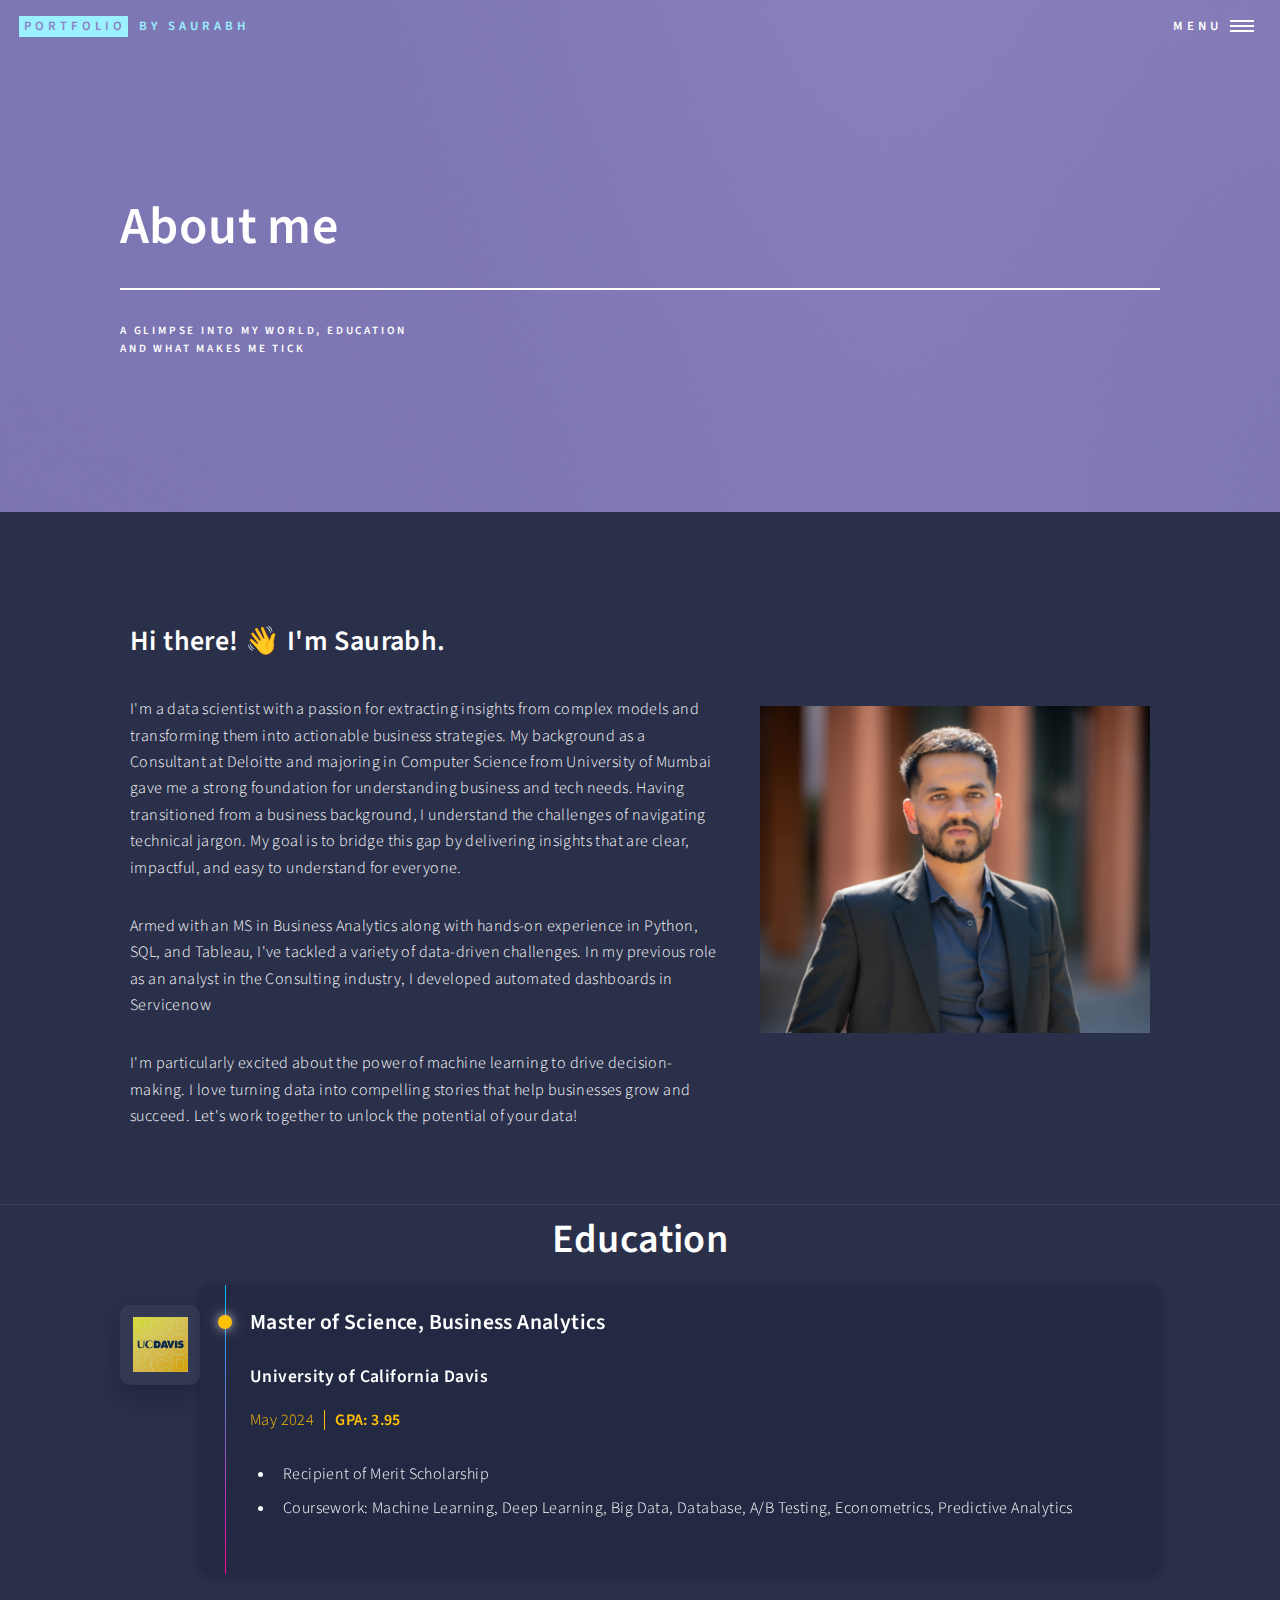
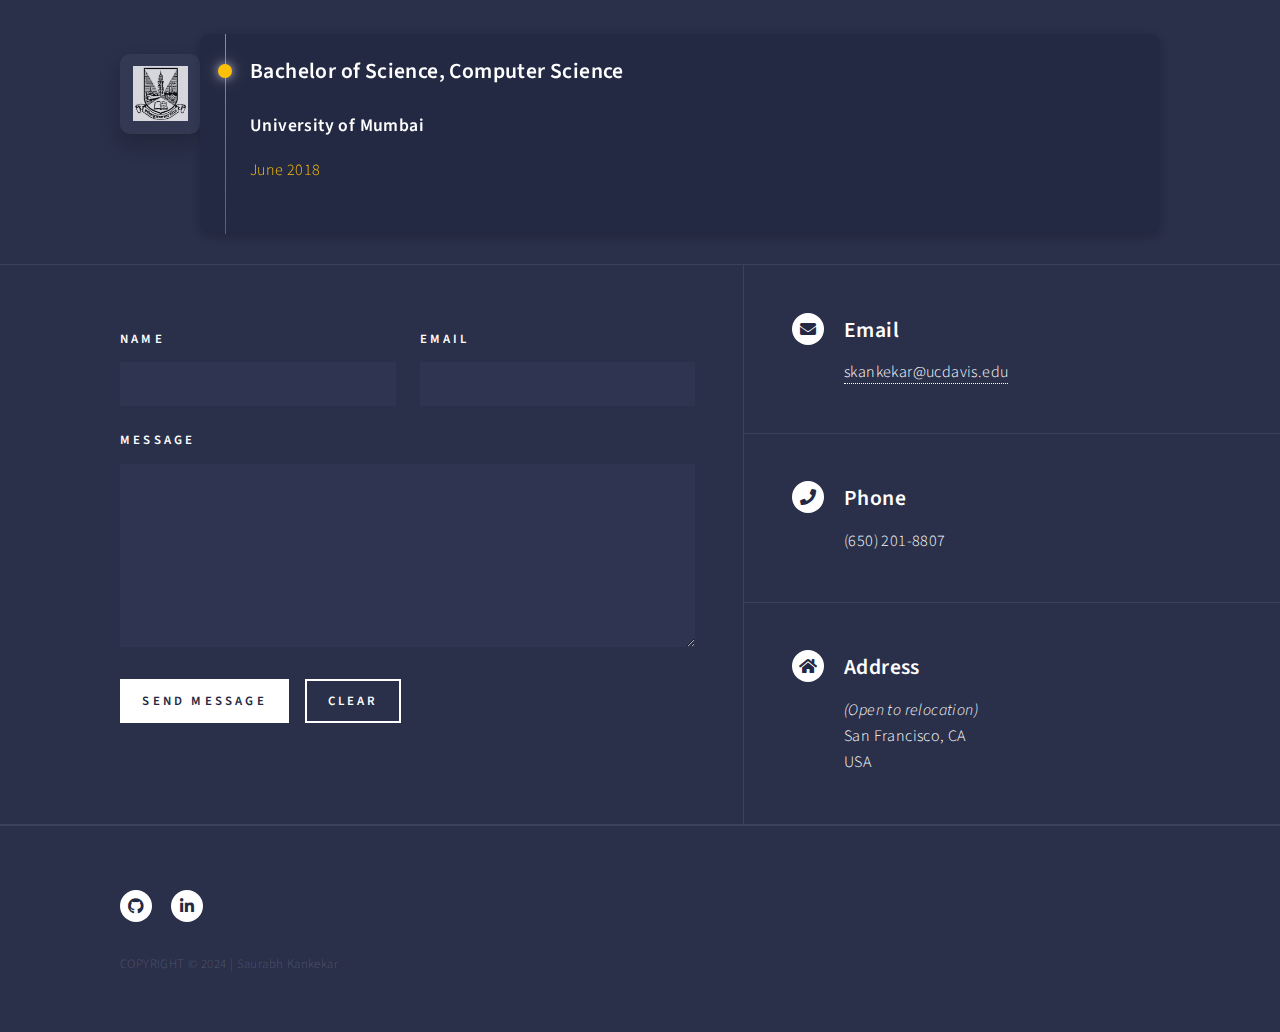
<file: aboutme.html>
<!DOCTYPE HTML>
<!--
	Forty by HTML5 UP
	html5up.net | @ajlkn
	Free for personal and commercial use under the CCA 3.0 license (html5up.net/license)
-->
<html>
	<head>
		<title>About me</title>
		<meta charset="utf-8" />
		<meta name="viewport" content="width=device-width, initial-scale=1, user-scalable=no" />
		<link rel="stylesheet" href="assets/css/main.css" />
		<link rel="stylesheet" href="exp.css" />
		<noscript><link rel="stylesheet" href="assets/css/noscript.css" /></noscript>
	</head>
	<body class="is-preload">

		<!-- Wrapper -->
			<div id="wrapper">

				<!-- Header -->
				<!-- Note: The "styleN" class below should match that of the banner element. -->
					<header id="header" class="alt style2">
						<a href="index.html" class="logo"><strong>Portfolio</strong> <span>by Saurabh</span></a>
						<nav>
							<a href="#menu">Menu</a>
						</nav>
					</header>

				<!-- Menu -->
					<nav id="menu">
						<ul class="links">
							<li><a href="index.html">Home</a></li>
							<li><a href="aboutme.html">About me</a></li>
							<li><a href="experience.html">Experience</a></li>
							<li><a href="projects.html">Projects</a></li>
							<li><a href="certifications.html">Certifications</a></li>
							<li><a href="skills.html">Skills</a></li>
							<li><a href="resume.html">Resume</a></li>
						</ul>
						
					</nav>

				<!-- Banner -->
				<!-- Note: The "styleN" class below should match that of the header element. -->
					<section id="banner" class="style2">
						<div class="inner">
							<span class="image">
								<img src="images/pic07.jpg" alt="" />
							</span>
							<header class="major">
								<h1>About me</h1>
							</header>
							<div class="content">
								<p>A glimpse into my world, education<br />
									and what makes me tick</p>
							</div>
						</div>
					</section>

				<!-- Main -->
					<div id="main">

						
						
						<!-- One -->
						<section id="one">
							<div class="inner" style="display: flex; align-items: center; justify-content: space-between;">
								<div style="flex: 1;">
									<p><h2>Hi there! 👋 I'm Saurabh.</h2></p>
									<p>I'm a data scientist with a passion for extracting insights from complex models and transforming them into actionable business strategies. 
										My background as a Consultant at Deloitte and majoring in Computer Science from University of Mumbai gave me a strong foundation for understanding business and tech needs. Having transitioned from a business background, I understand the challenges of navigating technical jargon. My goal is to bridge this gap by delivering insights that are clear, impactful, and easy to understand for everyone.
									</p>
									<p>Armed with an MS in Business Analytics along with hands-on experience in Python, SQL, and Tableau, I've tackled a variety of data-driven challenges. In my previous role as an analyst in the Consulting industry, I developed automated dashboards in Servicenow</p>
									<p>I'm particularly excited about the power of machine learning to drive decision-making. I love turning data into compelling stories that help businesses grow and succeed. Let's work together to unlock the potential of your data!</p>
								</div>
								<div style="flex: 0 0 410px; margin-left: 20px;">
									<img src="images/image.jpg" alt="Saurabh's photo" style="width: 100%; height: auto;">
								</div>
							</div>
						</section>
						
                        <!-- Two -->
						<!-- Main -->
						<div id="main">
							<div style="display: flex; justify-content: center; align-items: center; height: 50px;"> <!-- Centering container -->
								<h1 style="text-align: center;margin: 0; margin-top: 20px;">Education</h1>
							</div>

							<section id="experience" class="experience-section">
								
								<div class="experience-container">
									<div class="tile">
										<div class="content">
											<div class="contentBx">
												<img src="images/uc_davis.jpg" alt="uc davis" style="width: 55px; height: 55px; object-fit: contain;">
											</div>
										</div>
									</div>
									
									<div class="timeline-list">
										<div class="timeline-item">
											<div class="timeline-item-title">
												
												<h3>Master of Science, Business Analytics </h3>
												<h4>University of California Davis</h4>
												
												
												<li>
													<div style="display: flex; align-items: center;">
														<span  style="color: #ffc107; margin-right: 10px;">May 2024</span>
														<span  style="width: 1px; height: 20px; background-color: #ffc107; margin: 10 10px; margin-right:10px !important;"></span>
														<strong  style="color: #ffc107;">GPA: 3.95</strong>
													</div>
												</li>
												
												
												
											</div>
											
											<ul class="timeline-text-ul" style="margin-top: 30px;">

												<li>Recipient of Merit Scholarship</li>
												<li>Coursework: Machine Learning, Deep Learning, Big Data, Database, A/B Testing, Econometrics, Predictive Analytics</li>
											</ul>
										</div>
									</div>
								</div>
							</section>
				
							<!-- experience 2 -->
							<section id="experience" class="experience-section">
								<div class="experience-container">
									<div class="tile">
										<div class="content">
											<div class="contentBx">
												<img src="images/Mumbai_University.jpeg" alt="Mumbai University" style="width: 55px; height: 55px; object-fit: contain;">
											</div>
										</div>
									</div>
									<div class="timeline-list">
									<div class="timeline-item">
										<div class="timeline-item-title">
											<h3>Bachelor of Science, Computer Science</h3>
											<h4>University of Mumbai</h4>
											<span style="color: #ffc107;">June 2018</span>
										</div>
										
										<ul class="timeline-text-ul">
											
										</ul>
									</div>
								</div>
							</div>
						</section>
					</div>

						
											
										

						

				<!-- Contact -->
					<section id="contact">
						<div class="inner">
							<section>
								<form method="post" action="https://formspree.io/f/meojbvpg">
									<div class="fields">
										<div class="field half">
											<label for="name">Name</label>
											<input type="text" name="name" id="name" />
										</div>
										<div class="field half">
											<label for="email">Email</label>
											<input type="text" name="email" id="email" />
										</div>
										<div class="field">
											<label for="message">Message</label>
											<textarea name="message" id="message" rows="6"></textarea>
										</div>
									</div>
									<ul class="actions">
										<li><input type="submit" value="Send Message" class="primary" /></li>
										<li><input type="reset" value="Clear" /></li>
									</ul>
								</form>
							</section>
							<section class="split">
								<section>
									<div class="contact-method">
										<span class="icon solid alt fa-envelope"></span>
										<h3>Email</h3>
										<a href="mailto:skankekar@ucdavis.edu">skankekar@ucdavis.edu</a>
									</div>
								</section>
								<section>
									<div class="contact-method">
										<span class="icon solid alt fa-phone"></span>
										<h3>Phone</h3>
										<span>(650) 201-8807</span>
									</div>
								</section>
								<section>
									<div class="contact-method">
										<span class="icon solid alt fa-home"></span>
										<h3>Address</h3>
										<span><em>(Open to relocation)</em><br />
											San Francisco, CA<br />
											USA</span>
									</div>
								</section>
							</section>
						</div>
					</section>

				<!-- Footer -->
					<footer id="footer">
						<div class="inner">
							<ul class="icons">
								<li><a href="https://github.com/kankekarsaurabh" target="_blank" class="icon brands alt fa-github"><span class="label">GitHub</span></a></li>
								<li><a href="https://www.linkedin.com/in/saurabhkankekar/" target="_blank" class="icon brands alt fa-linkedin-in"><span class="label">LinkedIn</span></a></li>
							</ul>
							<ul class="copyright">
								<li>COPYRIGHT &copy; 2024 | Saurabh Kankekar</li>
							</ul>
						</div>
					</footer>

			</div>

		<!-- Scripts -->
			<script src="assets/js/jquery.min.js"></script>
			<script src="assets/js/jquery.scrolly.min.js"></script>
			<script src="assets/js/jquery.scrollex.min.js"></script>
			<script src="assets/js/browser.min.js"></script>
			<script src="assets/js/breakpoints.min.js"></script>
			<script src="assets/js/util.js"></script>
			<script src="assets/js/main.js"></script>

	</body>

</html>
</file>
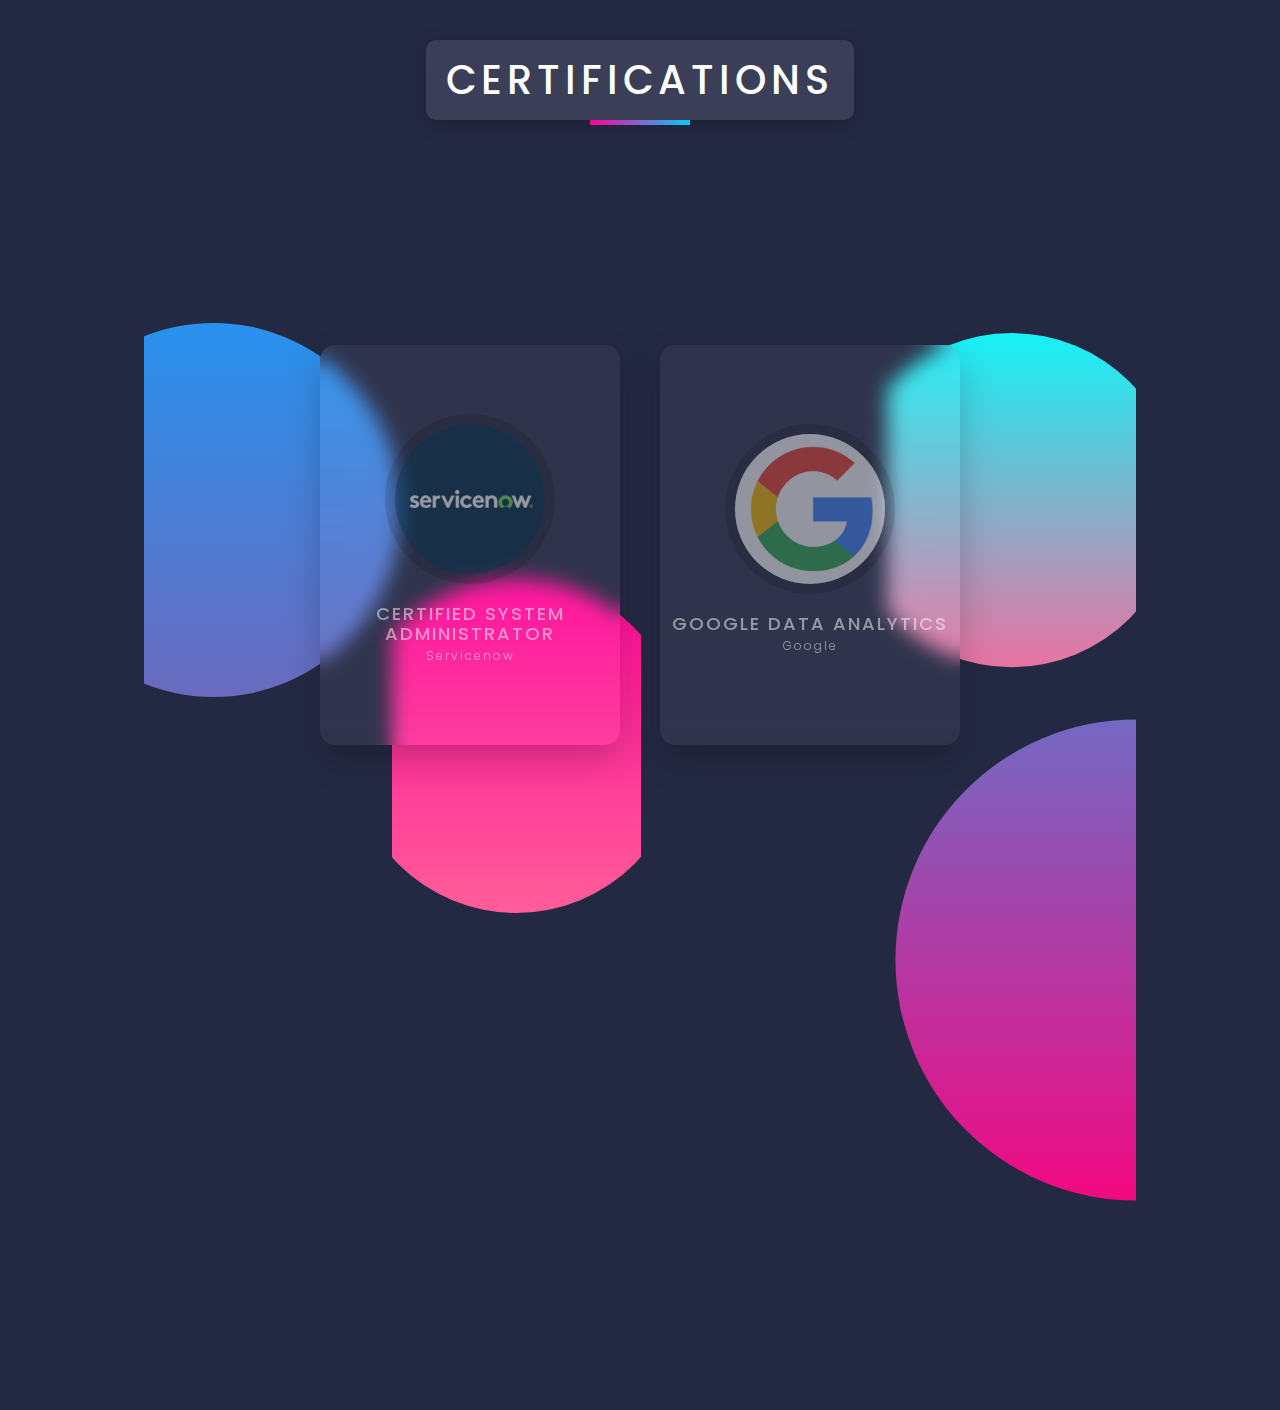
<file: certifications.html>
<!DOCTYPE html>
<html lang="en">
<head>
    <meta charset="utf-8">
    <meta name="viewport" content="width=device-width, initial-scale=1.0">
    <title>Certifications</title>
    <link rel="stylesheet" href="https://cdnjs.cloudflare.com/ajax/libs/font-awesome/6.6.0/css/all.min.css">
    <link rel="stylesheet" href="cert.css">
    
</head>
<body>
    <!-- Title -->
    <h1 style="text-align: center; margin-top: 20px;">Certifications</h1>
    
    <section>
        <div class="extra-circle-1"></div>
        <div class="extra-circle-2"></div>
        <div class="container">
            
            
            
            <!-- Card 1 -->
           
            <!-- Card 2 -->
           
            <!-- Card 3 -->
            <div class="card">
                <div class="content">
                    
                    <div class="imgBx">
                        <a href="images/CSA Certificate.png" target="_blank">
                            <img src="images/servicenow_logo.jpeg" alt="Servicenow Certified System Administrator">
                        </a>
                    </div>
                    <div class="contentBx">
                        <h3>Certified System Administrator<br><span>Servicenow</span></h3>
                    </div>
                </div>
                <ul class="sci">
                    <li style="--i:1">
                        <a href="images/CSA Certificate.png" target="_blank"><i class="fa fa-database" aria-hidden="true"></i></a>
                    </li>
                </ul>
            </div>
            <!-- Card 4 -->
            <div class="card">
                <div class="content">
                    
                    <div class="imgBx">
                        <a href="https://coursera.org/share/9fe13b7a3490de1bb264738d3ae5ea12" target="_blank">
                            <img src="images/google.webp" alt="Google">
                        </a>
                    </div>
                    <div class="contentBx">
                        <h3>Google Data Analytics<br><span>Google</span></h3>
                    </div>
                </div>
                <ul class="sci">
                    <li style="--i:1">
                        <a href="https://coursera.org/share/9fe13b7a3490de1bb264738d3ae5ea12" target="_blank"><i class="fa fa-database" aria-hidden="true"></i></a>
                    </li>
                </ul>
            </div>
            <!-- Card 5 -->
           
            <!-- Card 6 -->
           
            <!-- Card 7 -->
           
            <!-- Card 8 -->
           
        </div>
    </section>
</body>
</html>
</file>
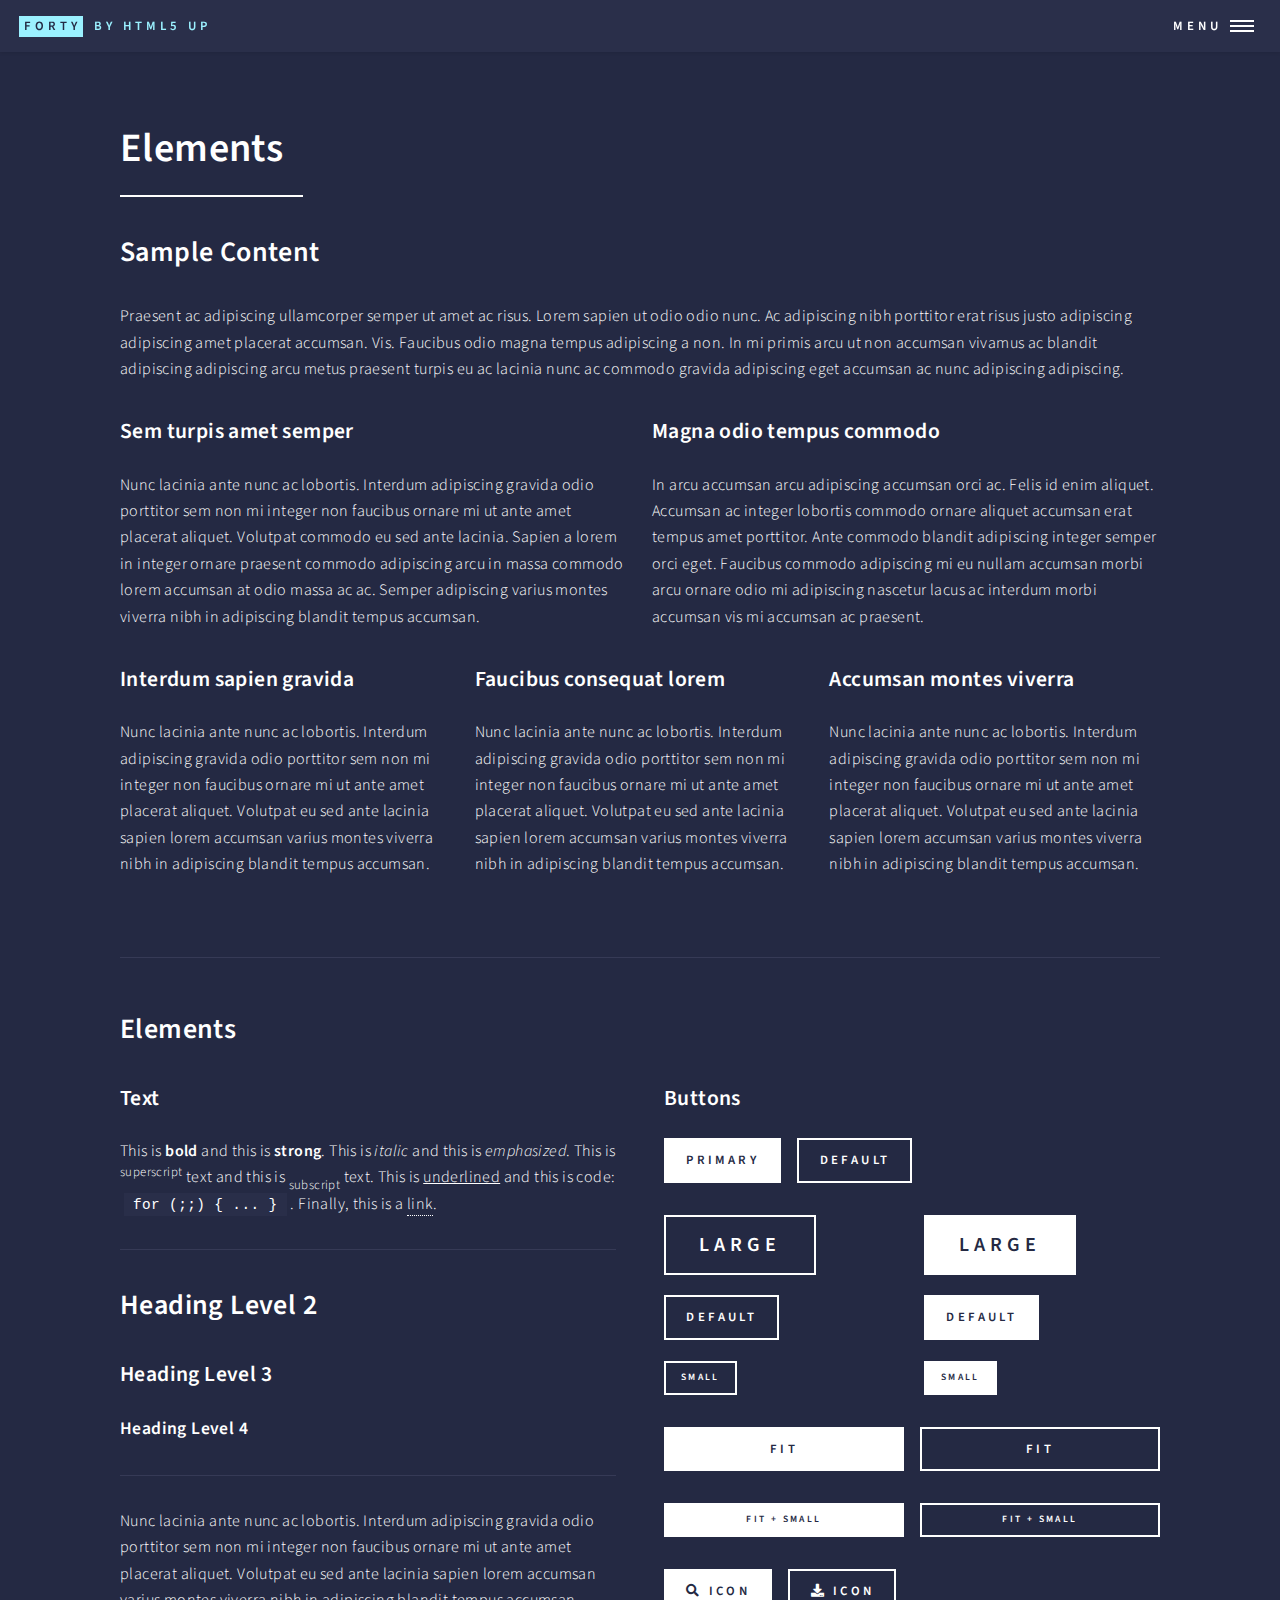
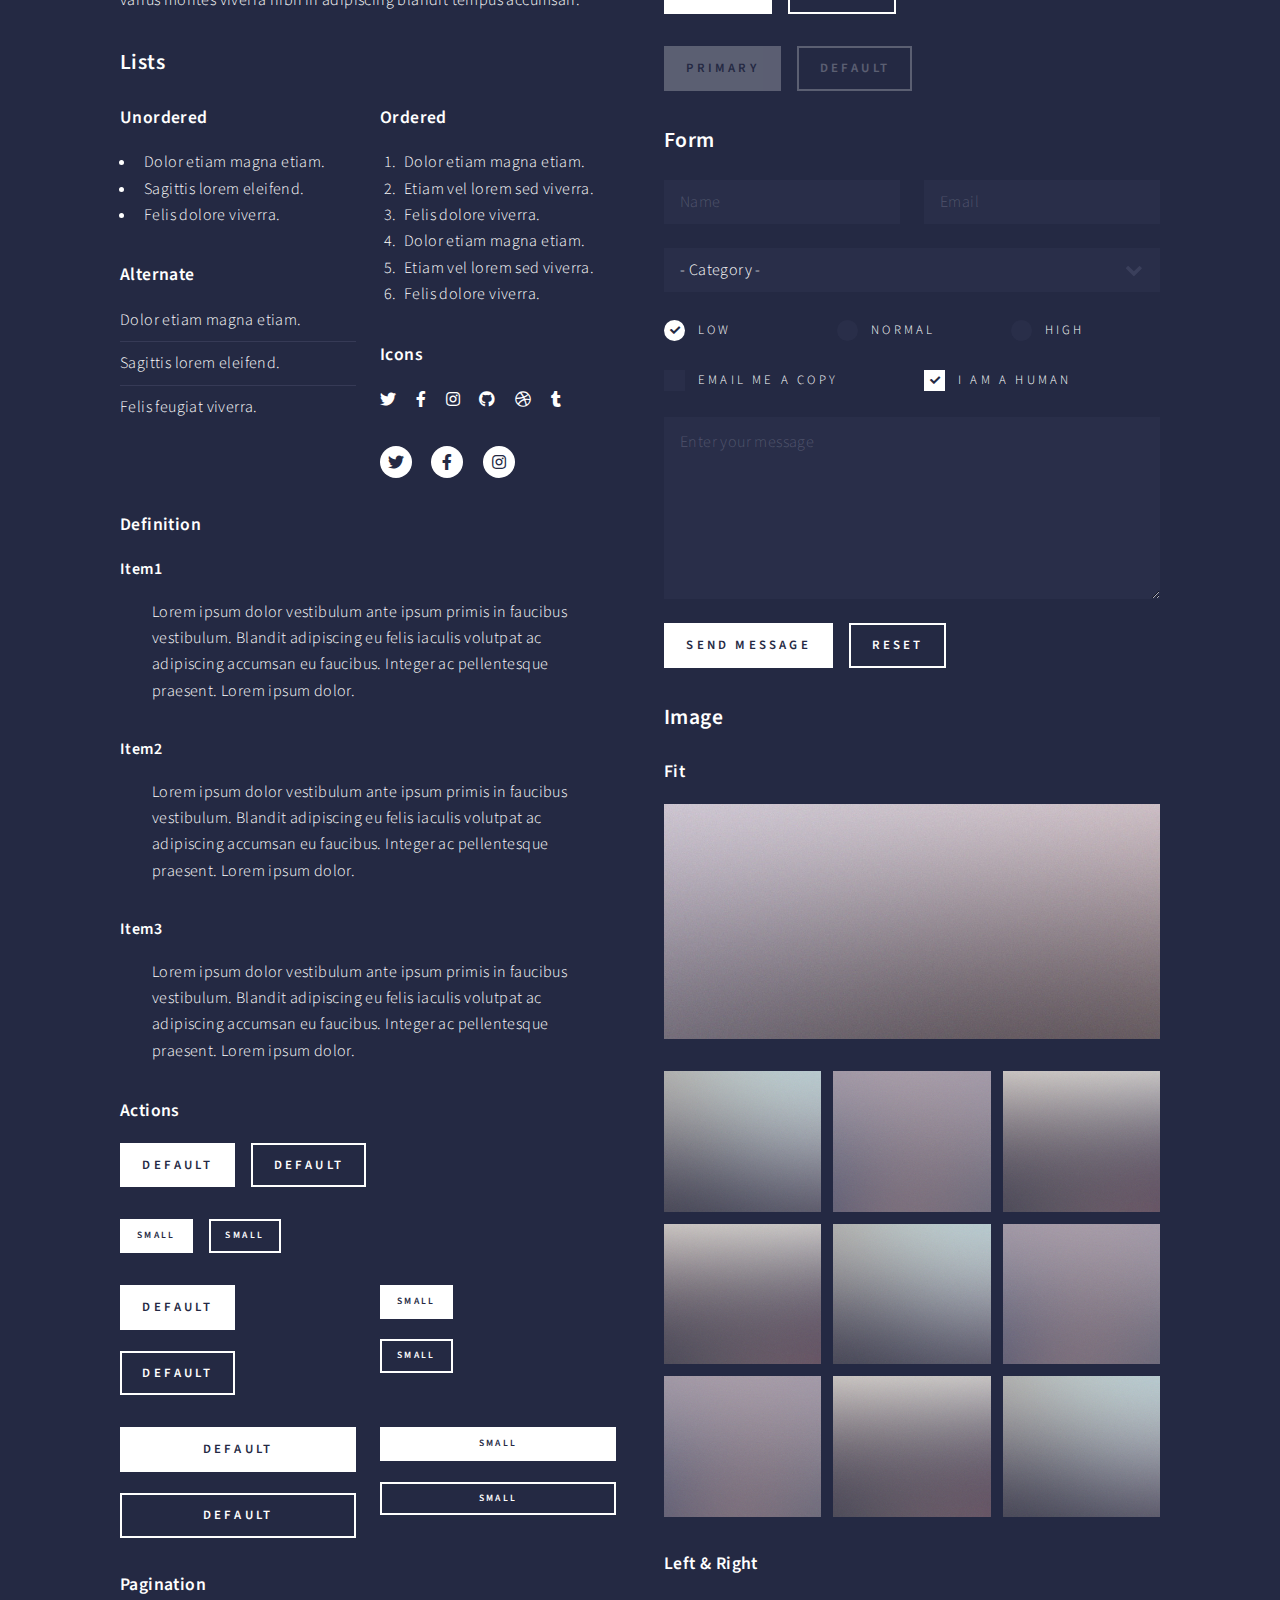
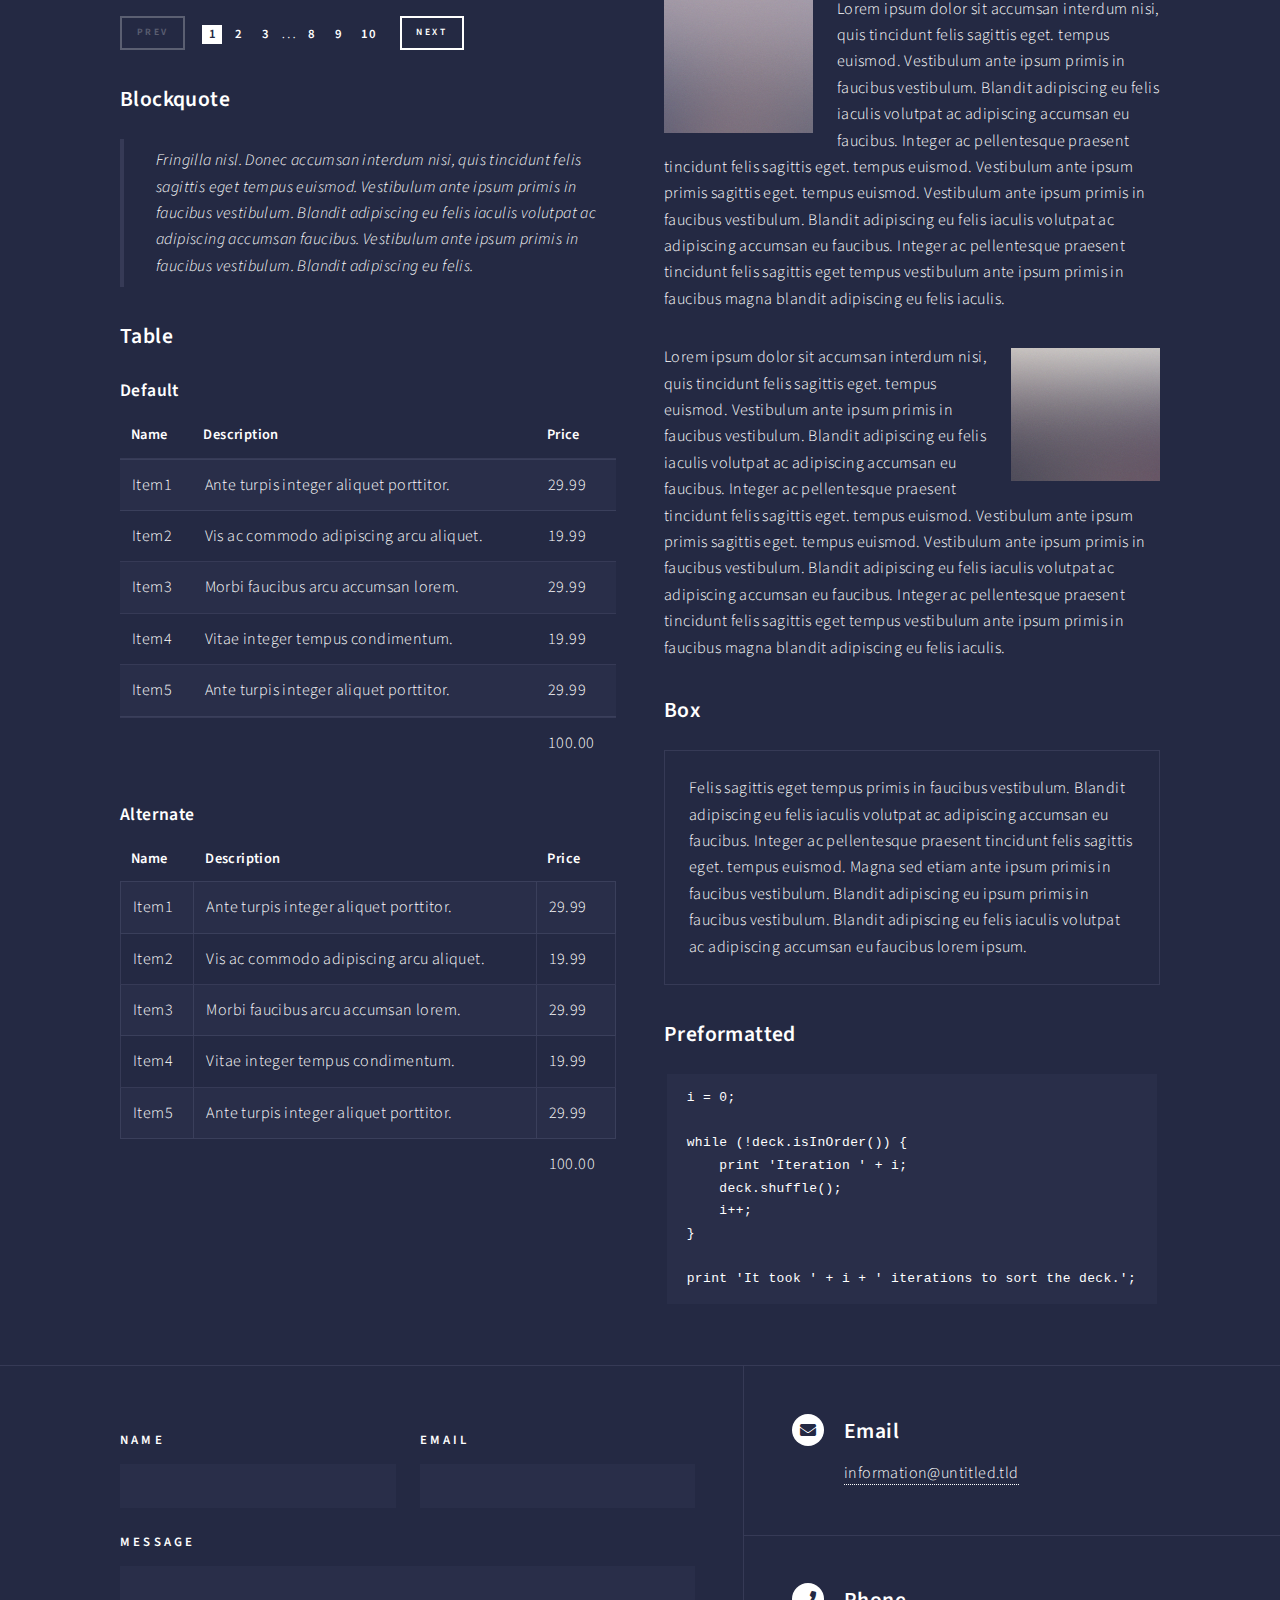
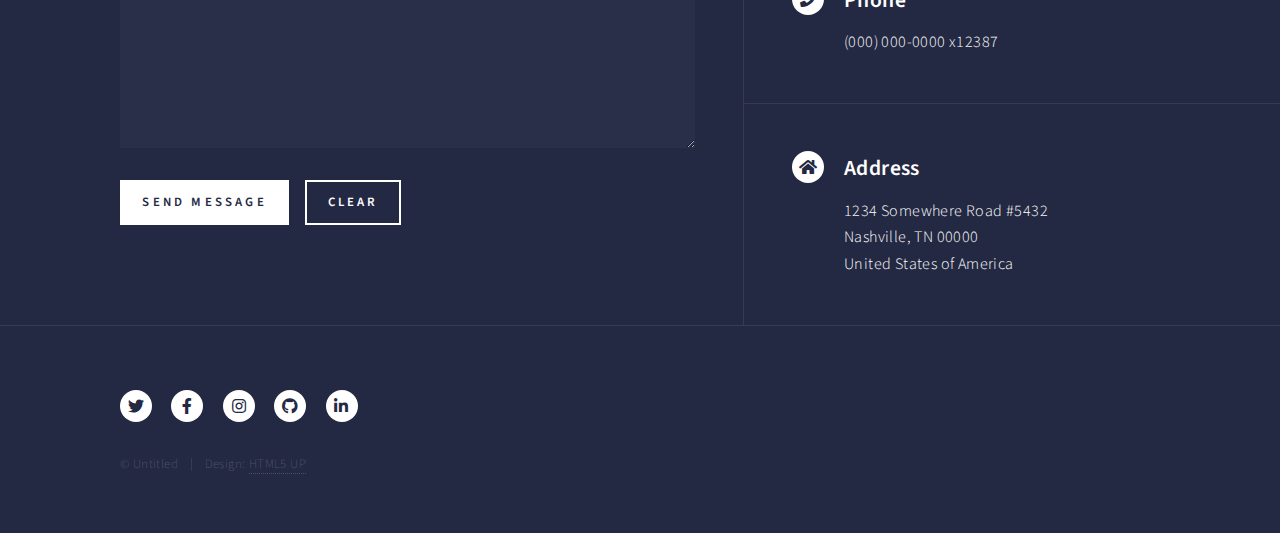
<file: elements.html>
<!DOCTYPE HTML>
<!--
	Forty by HTML5 UP
	html5up.net | @ajlkn
	Free for personal and commercial use under the CCA 3.0 license (html5up.net/license)
-->
<html>
	<head>
		<title>Elements - Forty by HTML5 UP</title>
		<meta charset="utf-8" />
		<meta name="viewport" content="width=device-width, initial-scale=1, user-scalable=no" />
		<link rel="stylesheet" href="assets/css/main.css" />
		<noscript><link rel="stylesheet" href="assets/css/noscript.css" /></noscript>
	</head>
	<body class="is-preload">

		<!-- Wrapper -->
			<div id="wrapper">

				<!-- Header -->
					<header id="header">
						<a href="index.html" class="logo"><strong>Forty</strong> <span>by HTML5 UP</span></a>
						<nav>
							<a href="#menu">Menu</a>
						</nav>
					</header>

				<!-- Menu -->
					<nav id="menu">
						<ul class="links">
							<li><a href="index.html">Home</a></li>
							<li><a href="landing.html">Landing</a></li>
							<li><a href="generic.html">Generic</a></li>
							<li><a href="elements.html">Elements</a></li>
						</ul>
						<ul class="actions stacked">
							<li><a href="#" class="button primary fit">Get Started</a></li>
							<li><a href="#" class="button fit">Log In</a></li>
						</ul>
					</nav>

				<!-- Main -->
					<div id="main" class="alt">

						<!-- One -->
							<section id="one">
								<div class="inner">
									<header class="major">
										<h1>Elements</h1>
									</header>

									<!-- Content -->
										<h2 id="content">Sample Content</h2>
										<p>Praesent ac adipiscing ullamcorper semper ut amet ac risus. Lorem sapien ut odio odio nunc. Ac adipiscing nibh porttitor erat risus justo adipiscing adipiscing amet placerat accumsan. Vis. Faucibus odio magna tempus adipiscing a non. In mi primis arcu ut non accumsan vivamus ac blandit adipiscing adipiscing arcu metus praesent turpis eu ac lacinia nunc ac commodo gravida adipiscing eget accumsan ac nunc adipiscing adipiscing.</p>
										<div class="row">
											<div class="col-6 col-12-small">
												<h3>Sem turpis amet semper</h3>
												<p>Nunc lacinia ante nunc ac lobortis. Interdum adipiscing gravida odio porttitor sem non mi integer non faucibus ornare mi ut ante amet placerat aliquet. Volutpat commodo eu sed ante lacinia. Sapien a lorem in integer ornare praesent commodo adipiscing arcu in massa commodo lorem accumsan at odio massa ac ac. Semper adipiscing varius montes viverra nibh in adipiscing blandit tempus accumsan.</p>
											</div>
											<div class="col-6 col-12-small">
												<h3>Magna odio tempus commodo</h3>
												<p>In arcu accumsan arcu adipiscing accumsan orci ac. Felis id enim aliquet. Accumsan ac integer lobortis commodo ornare aliquet accumsan erat tempus amet porttitor. Ante commodo blandit adipiscing integer semper orci eget. Faucibus commodo adipiscing mi eu nullam accumsan morbi arcu ornare odio mi adipiscing nascetur lacus ac interdum morbi accumsan vis mi accumsan ac praesent.</p>
											</div>
											<!-- Break -->
											<div class="col-4 col-12-medium">
												<h3>Interdum sapien gravida</h3>
												<p>Nunc lacinia ante nunc ac lobortis. Interdum adipiscing gravida odio porttitor sem non mi integer non faucibus ornare mi ut ante amet placerat aliquet. Volutpat eu sed ante lacinia sapien lorem accumsan varius montes viverra nibh in adipiscing blandit tempus accumsan.</p>
											</div>
											<div class="col-4 col-12-medium">
												<h3>Faucibus consequat lorem</h3>
												<p>Nunc lacinia ante nunc ac lobortis. Interdum adipiscing gravida odio porttitor sem non mi integer non faucibus ornare mi ut ante amet placerat aliquet. Volutpat eu sed ante lacinia sapien lorem accumsan varius montes viverra nibh in adipiscing blandit tempus accumsan.</p>
											</div>
											<div class="col-4 col-12-medium">
												<h3>Accumsan montes viverra</h3>
												<p>Nunc lacinia ante nunc ac lobortis. Interdum adipiscing gravida odio porttitor sem non mi integer non faucibus ornare mi ut ante amet placerat aliquet. Volutpat eu sed ante lacinia sapien lorem accumsan varius montes viverra nibh in adipiscing blandit tempus accumsan.</p>
											</div>
										</div>

									<hr class="major" />

									<!-- Elements -->
										<h2 id="elements">Elements</h2>
										<div class="row gtr-200">
											<div class="col-6 col-12-medium">

												<!-- Text stuff -->
													<h3>Text</h3>
													<p>This is <b>bold</b> and this is <strong>strong</strong>. This is <i>italic</i> and this is <em>emphasized</em>.
													This is <sup>superscript</sup> text and this is <sub>subscript</sub> text.
													This is <u>underlined</u> and this is code: <code>for (;;) { ... }</code>.
													Finally, this is a <a href="#">link</a>.</p>
													<hr />
													<h2>Heading Level 2</h2>
													<h3>Heading Level 3</h3>
													<h4>Heading Level 4</h4>
													<hr />
													<p>Nunc lacinia ante nunc ac lobortis. Interdum adipiscing gravida odio porttitor sem non mi integer non faucibus ornare mi ut ante amet placerat aliquet. Volutpat eu sed ante lacinia sapien lorem accumsan varius montes viverra nibh in adipiscing blandit tempus accumsan.</p>

												<!-- Lists -->
													<h3>Lists</h3>
													<div class="row">
														<div class="col-6 col-12-small">

															<h4>Unordered</h4>
															<ul>
																<li>Dolor etiam magna etiam.</li>
																<li>Sagittis lorem eleifend.</li>
																<li>Felis dolore viverra.</li>
															</ul>

															<h4>Alternate</h4>
															<ul class="alt">
																<li>Dolor etiam magna etiam.</li>
																<li>Sagittis lorem eleifend.</li>
																<li>Felis feugiat viverra.</li>
															</ul>

														</div>
														<div class="col-6 col-12-small">

															<h4>Ordered</h4>
															<ol>
																<li>Dolor etiam magna etiam.</li>
																<li>Etiam vel lorem sed viverra.</li>
																<li>Felis dolore viverra.</li>
																<li>Dolor etiam magna etiam.</li>
																<li>Etiam vel lorem sed viverra.</li>
																<li>Felis dolore viverra.</li>
															</ol>

															<h4>Icons</h4>
															<ul class="icons">
																<li><a href="#" class="icon brands fa-twitter"><span class="label">Twitter</span></a></li>
																<li><a href="#" class="icon brands fa-facebook-f"><span class="label">Facebook</span></a></li>
																<li><a href="#" class="icon brands fa-instagram"><span class="label">Instagram</span></a></li>
																<li><a href="#" class="icon brands fa-github"><span class="label">Github</span></a></li>
																<li><a href="#" class="icon brands fa-dribbble"><span class="label">Dribbble</span></a></li>
																<li><a href="#" class="icon brands fa-tumblr"><span class="label">Tumblr</span></a></li>
															</ul>
															<ul class="icons">
																<li><a href="#" class="icon brands alt fa-twitter"><span class="label">Twitter</span></a></li>
																<li><a href="#" class="icon brands alt fa-facebook-f"><span class="label">Facebook</span></a></li>
																<li><a href="#" class="icon brands alt fa-instagram"><span class="label">Instagram</span></a></li>
															</ul>

														</div>
													</div>
													<h4>Definition</h4>
													<dl>
														<dt>Item1</dt>
														<dd>
															<p>Lorem ipsum dolor vestibulum ante ipsum primis in faucibus vestibulum. Blandit adipiscing eu felis iaculis volutpat ac adipiscing accumsan eu faucibus. Integer ac pellentesque praesent. Lorem ipsum dolor.</p>
														</dd>
														<dt>Item2</dt>
														<dd>
															<p>Lorem ipsum dolor vestibulum ante ipsum primis in faucibus vestibulum. Blandit adipiscing eu felis iaculis volutpat ac adipiscing accumsan eu faucibus. Integer ac pellentesque praesent. Lorem ipsum dolor.</p>
														</dd>
														<dt>Item3</dt>
														<dd>
															<p>Lorem ipsum dolor vestibulum ante ipsum primis in faucibus vestibulum. Blandit adipiscing eu felis iaculis volutpat ac adipiscing accumsan eu faucibus. Integer ac pellentesque praesent. Lorem ipsum dolor.</p>
														</dd>
													</dl>

													<h4>Actions</h4>
													<ul class="actions">
														<li><a href="#" class="button primary">Default</a></li>
														<li><a href="#" class="button">Default</a></li>
													</ul>
													<ul class="actions small">
														<li><a href="#" class="button primary small">Small</a></li>
														<li><a href="#" class="button small">Small</a></li>
													</ul>
													<div class="row">
														<div class="col-6 col-12-small">
															<ul class="actions stacked">
																<li><a href="#" class="button primary">Default</a></li>
																<li><a href="#" class="button">Default</a></li>
															</ul>
														</div>
														<div class="col-6 col-12-small">
															<ul class="actions stacked">
																<li><a href="#" class="button primary small">Small</a></li>
																<li><a href="#" class="button small">Small</a></li>
															</ul>
														</div>
														<div class="col-6 col-12-small">
															<ul class="actions stacked">
																<li><a href="#" class="button primary fit">Default</a></li>
																<li><a href="#" class="button fit">Default</a></li>
															</ul>
														</div>
														<div class="col-6 col-12-small">
															<ul class="actions stacked">
																<li><a href="#" class="button primary small fit">Small</a></li>
																<li><a href="#" class="button small fit">Small</a></li>
															</ul>
														</div>
													</div>

													<h4>Pagination</h4>
													<ul class="pagination">
														<li><span class="button small disabled">Prev</span></li>
														<li><a href="#" class="page active">1</a></li>
														<li><a href="#" class="page">2</a></li>
														<li><a href="#" class="page">3</a></li>
														<li><span>&hellip;</span></li>
														<li><a href="#" class="page">8</a></li>
														<li><a href="#" class="page">9</a></li>
														<li><a href="#" class="page">10</a></li>
														<li><a href="#" class="button small">Next</a></li>
													</ul>

												<!-- Blockquote -->
													<h3>Blockquote</h3>
													<blockquote>Fringilla nisl. Donec accumsan interdum nisi, quis tincidunt felis sagittis eget tempus euismod. Vestibulum ante ipsum primis in faucibus vestibulum. Blandit adipiscing eu felis iaculis volutpat ac adipiscing accumsan faucibus. Vestibulum ante ipsum primis in faucibus vestibulum. Blandit adipiscing eu felis.</blockquote>

												<!-- Table -->
													<h3>Table</h3>

													<h4>Default</h4>
													<div class="table-wrapper">
														<table>
															<thead>
																<tr>
																	<th>Name</th>
																	<th>Description</th>
																	<th>Price</th>
																</tr>
															</thead>
															<tbody>
																<tr>
																	<td>Item1</td>
																	<td>Ante turpis integer aliquet porttitor.</td>
																	<td>29.99</td>
																</tr>
																<tr>
																	<td>Item2</td>
																	<td>Vis ac commodo adipiscing arcu aliquet.</td>
																	<td>19.99</td>
																</tr>
																<tr>
																	<td>Item3</td>
																	<td> Morbi faucibus arcu accumsan lorem.</td>
																	<td>29.99</td>
																</tr>
																<tr>
																	<td>Item4</td>
																	<td>Vitae integer tempus condimentum.</td>
																	<td>19.99</td>
																</tr>
																<tr>
																	<td>Item5</td>
																	<td>Ante turpis integer aliquet porttitor.</td>
																	<td>29.99</td>
																</tr>
															</tbody>
															<tfoot>
																<tr>
																	<td colspan="2"></td>
																	<td>100.00</td>
																</tr>
															</tfoot>
														</table>
													</div>

													<h4>Alternate</h4>
													<div class="table-wrapper">
														<table class="alt">
															<thead>
																<tr>
																	<th>Name</th>
																	<th>Description</th>
																	<th>Price</th>
																</tr>
															</thead>
															<tbody>
																<tr>
																	<td>Item1</td>
																	<td>Ante turpis integer aliquet porttitor.</td>
																	<td>29.99</td>
																</tr>
																<tr>
																	<td>Item2</td>
																	<td>Vis ac commodo adipiscing arcu aliquet.</td>
																	<td>19.99</td>
																</tr>
																<tr>
																	<td>Item3</td>
																	<td> Morbi faucibus arcu accumsan lorem.</td>
																	<td>29.99</td>
																</tr>
																<tr>
																	<td>Item4</td>
																	<td>Vitae integer tempus condimentum.</td>
																	<td>19.99</td>
																</tr>
																<tr>
																	<td>Item5</td>
																	<td>Ante turpis integer aliquet porttitor.</td>
																	<td>29.99</td>
																</tr>
															</tbody>
															<tfoot>
																<tr>
																	<td colspan="2"></td>
																	<td>100.00</td>
																</tr>
															</tfoot>
														</table>
													</div>

											</div>
											<div class="col-6 col-12-medium">

												<!-- Buttons -->
													<h3>Buttons</h3>
													<ul class="actions">
														<li><a href="#" class="button primary">Primary</a></li>
														<li><a href="#" class="button">Default</a></li>
													</ul>
													<div class="row">
														<div class="col-6 col-12-xsmall">
															<ul class="actions stacked">
																<li><a href="#" class="button large">Large</a></li>
																<li><a href="#" class="button">Default</a></li>
																<li><a href="#" class="button small">Small</a></li>
															</ul>
														</div>
														<div class="col-6 col-12-xsmall">
															<ul class="actions stacked">
																<li><a href="#" class="button primary large">Large</a></li>
																<li><a href="#" class="button primary">Default</a></li>
																<li><a href="#" class="button primary small">Small</a></li>
															</ul>
														</div>
													</div>
													<ul class="actions fit">
														<li><a href="#" class="button primary fit">Fit</a></li>
														<li><a href="#" class="button fit">Fit</a></li>
													</ul>
													<ul class="actions fit small">
														<li><a href="#" class="button primary fit small">Fit + Small</a></li>
														<li><a href="#" class="button fit small">Fit + Small</a></li>
													</ul>
													<ul class="actions">
														<li><a href="#" class="button primary icon solid fa-search">Icon</a></li>
														<li><a href="#" class="button icon solid fa-download">Icon</a></li>
													</ul>
													<ul class="actions">
														<li><span class="button primary disabled">Primary</span></li>
														<li><span class="button disabled">Default</span></li>
													</ul>

												<!-- Form -->
													<h3>Form</h3>

													<form method="post" action="#">
														<div class="row gtr-uniform">
															<div class="col-6 col-12-xsmall">
																<input type="text" name="demo-name" id="demo-name" value="" placeholder="Name" />
															</div>
															<div class="col-6 col-12-xsmall">
																<input type="email" name="demo-email" id="demo-email" value="" placeholder="Email" />
															</div>
															<!-- Break -->
															<div class="col-12">
																<select name="demo-category" id="demo-category">
																	<option value="">- Category -</option>
																	<option value="1">Manufacturing</option>
																	<option value="1">Shipping</option>
																	<option value="1">Administration</option>
																	<option value="1">Human Resources</option>
																</select>
															</div>
															<!-- Break -->
															<div class="col-4 col-12-small">
																<input type="radio" id="demo-priority-low" name="demo-priority" checked>
																<label for="demo-priority-low">Low</label>
															</div>
															<div class="col-4 col-12-small">
																<input type="radio" id="demo-priority-normal" name="demo-priority">
																<label for="demo-priority-normal">Normal</label>
															</div>
															<div class="col-4 col-12-small">
																<input type="radio" id="demo-priority-high" name="demo-priority">
																<label for="demo-priority-high">High</label>
															</div>
															<!-- Break -->
															<div class="col-6 col-12-small">
																<input type="checkbox" id="demo-copy" name="demo-copy">
																<label for="demo-copy">Email me a copy</label>
															</div>
															<div class="col-6 col-12-small">
																<input type="checkbox" id="demo-human" name="demo-human" checked>
																<label for="demo-human">I am a human</label>
															</div>
															<!-- Break -->
															<div class="col-12">
																<textarea name="demo-message" id="demo-message" placeholder="Enter your message" rows="6"></textarea>
															</div>
															<!-- Break -->
															<div class="col-12">
																<ul class="actions">
																	<li><input type="submit" value="Send Message" class="primary" /></li>
																	<li><input type="reset" value="Reset" /></li>
																</ul>
															</div>
														</div>
													</form>

												<!-- Image -->
													<h3>Image</h3>

													<h4>Fit</h4>
													<span class="image fit"><img src="images/pic03.jpg" alt="" /></span>
													<div class="box alt">
														<div class="row gtr-50 gtr-uniform">
															<div class="col-4"><span class="image fit"><img src="images/pic08.jpg" alt="" /></span></div>
															<div class="col-4"><span class="image fit"><img src="images/pic09.jpg" alt="" /></span></div>
															<div class="col-4"><span class="image fit"><img src="images/pic10.jpg" alt="" /></span></div>
															<!-- Break -->
															<div class="col-4"><span class="image fit"><img src="images/pic10.jpg" alt="" /></span></div>
															<div class="col-4"><span class="image fit"><img src="images/pic08.jpg" alt="" /></span></div>
															<div class="col-4"><span class="image fit"><img src="images/pic09.jpg" alt="" /></span></div>
															<!-- Break -->
															<div class="col-4"><span class="image fit"><img src="images/pic09.jpg" alt="" /></span></div>
															<div class="col-4"><span class="image fit"><img src="images/pic10.jpg" alt="" /></span></div>
															<div class="col-4"><span class="image fit"><img src="images/pic08.jpg" alt="" /></span></div>
														</div>
													</div>

													<h4>Left &amp; Right</h4>
													<p><span class="image left"><img src="images/pic09.jpg" alt="" /></span>Lorem ipsum dolor sit accumsan interdum nisi, quis tincidunt felis sagittis eget. tempus euismod. Vestibulum ante ipsum primis in faucibus vestibulum. Blandit adipiscing eu felis iaculis volutpat ac adipiscing accumsan eu faucibus. Integer ac pellentesque praesent tincidunt felis sagittis eget. tempus euismod. Vestibulum ante ipsum primis sagittis eget. tempus euismod. Vestibulum ante ipsum primis in faucibus vestibulum. Blandit adipiscing eu felis iaculis volutpat ac adipiscing accumsan eu faucibus. Integer ac pellentesque praesent tincidunt felis sagittis eget tempus vestibulum ante ipsum primis in faucibus magna blandit adipiscing eu felis iaculis.</p>
													<p><span class="image right"><img src="images/pic10.jpg" alt="" /></span>Lorem ipsum dolor sit accumsan interdum nisi, quis tincidunt felis sagittis eget. tempus euismod. Vestibulum ante ipsum primis in faucibus vestibulum. Blandit adipiscing eu felis iaculis volutpat ac adipiscing accumsan eu faucibus. Integer ac pellentesque praesent tincidunt felis sagittis eget. tempus euismod. Vestibulum ante ipsum primis sagittis eget. tempus euismod. Vestibulum ante ipsum primis in faucibus vestibulum. Blandit adipiscing eu felis iaculis volutpat ac adipiscing accumsan eu faucibus. Integer ac pellentesque praesent tincidunt felis sagittis eget tempus vestibulum ante ipsum primis in faucibus magna blandit adipiscing eu felis iaculis.</p>

												<!-- Box -->
													<h3>Box</h3>
													<div class="box">
														<p>Felis sagittis eget tempus primis in faucibus vestibulum. Blandit adipiscing eu felis iaculis volutpat ac adipiscing accumsan eu faucibus. Integer ac pellentesque praesent tincidunt felis sagittis eget. tempus euismod. Magna sed etiam ante ipsum primis in faucibus vestibulum. Blandit adipiscing eu ipsum primis in faucibus vestibulum. Blandit adipiscing eu felis iaculis volutpat ac adipiscing accumsan eu faucibus lorem ipsum.</p>
													</div>

												<!-- Preformatted Code -->
													<h3>Preformatted</h3>
													<pre><code>i = 0;

while (!deck.isInOrder()) {
    print 'Iteration ' + i;
    deck.shuffle();
    i++;
}

print 'It took ' + i + ' iterations to sort the deck.';
</code></pre>

											</div>
										</div>

								</div>
							</section>

					</div>

				<!-- Contact -->
					<section id="contact">
						<div class="inner">
							<section>
								<form method="post" action="#">
									<div class="fields">
										<div class="field half">
											<label for="name">Name</label>
											<input type="text" name="name" id="name" />
										</div>
										<div class="field half">
											<label for="email">Email</label>
											<input type="text" name="email" id="email" />
										</div>
										<div class="field">
											<label for="message">Message</label>
											<textarea name="message" id="message" rows="6"></textarea>
										</div>
									</div>
									<ul class="actions">
										<li><input type="submit" value="Send Message" class="primary" /></li>
										<li><input type="reset" value="Clear" /></li>
									</ul>
								</form>
							</section>
							<section class="split">
								<section>
									<div class="contact-method">
										<span class="icon solid alt fa-envelope"></span>
										<h3>Email</h3>
										<a href="#">information@untitled.tld</a>
									</div>
								</section>
								<section>
									<div class="contact-method">
										<span class="icon solid alt fa-phone"></span>
										<h3>Phone</h3>
										<span>(000) 000-0000 x12387</span>
									</div>
								</section>
								<section>
									<div class="contact-method">
										<span class="icon solid alt fa-home"></span>
										<h3>Address</h3>
										<span>1234 Somewhere Road #5432<br />
										Nashville, TN 00000<br />
										United States of America</span>
									</div>
								</section>
							</section>
						</div>
					</section>

				<!-- Footer -->
					<footer id="footer">
						<div class="inner">
							<ul class="icons">
								<li><a href="#" class="icon brands alt fa-twitter"><span class="label">Twitter</span></a></li>
								<li><a href="#" class="icon brands alt fa-facebook-f"><span class="label">Facebook</span></a></li>
								<li><a href="#" class="icon brands alt fa-instagram"><span class="label">Instagram</span></a></li>
								<li><a href="#" class="icon brands alt fa-github"><span class="label">GitHub</span></a></li>
								<li><a href="#" class="icon brands alt fa-linkedin-in"><span class="label">LinkedIn</span></a></li>
							</ul>
							<ul class="copyright">
								<li>&copy; Untitled</li><li>Design: <a href="https://html5up.net">HTML5 UP</a></li>
							</ul>
						</div>
					</footer>

			</div>

		<!-- Scripts -->
			<script src="assets/js/jquery.min.js"></script>
			<script src="assets/js/jquery.scrolly.min.js"></script>
			<script src="assets/js/jquery.scrollex.min.js"></script>
			<script src="assets/js/browser.min.js"></script>
			<script src="assets/js/breakpoints.min.js"></script>
			<script src="assets/js/util.js"></script>
			<script src="assets/js/main.js"></script>

	</body>
</html>
</file>
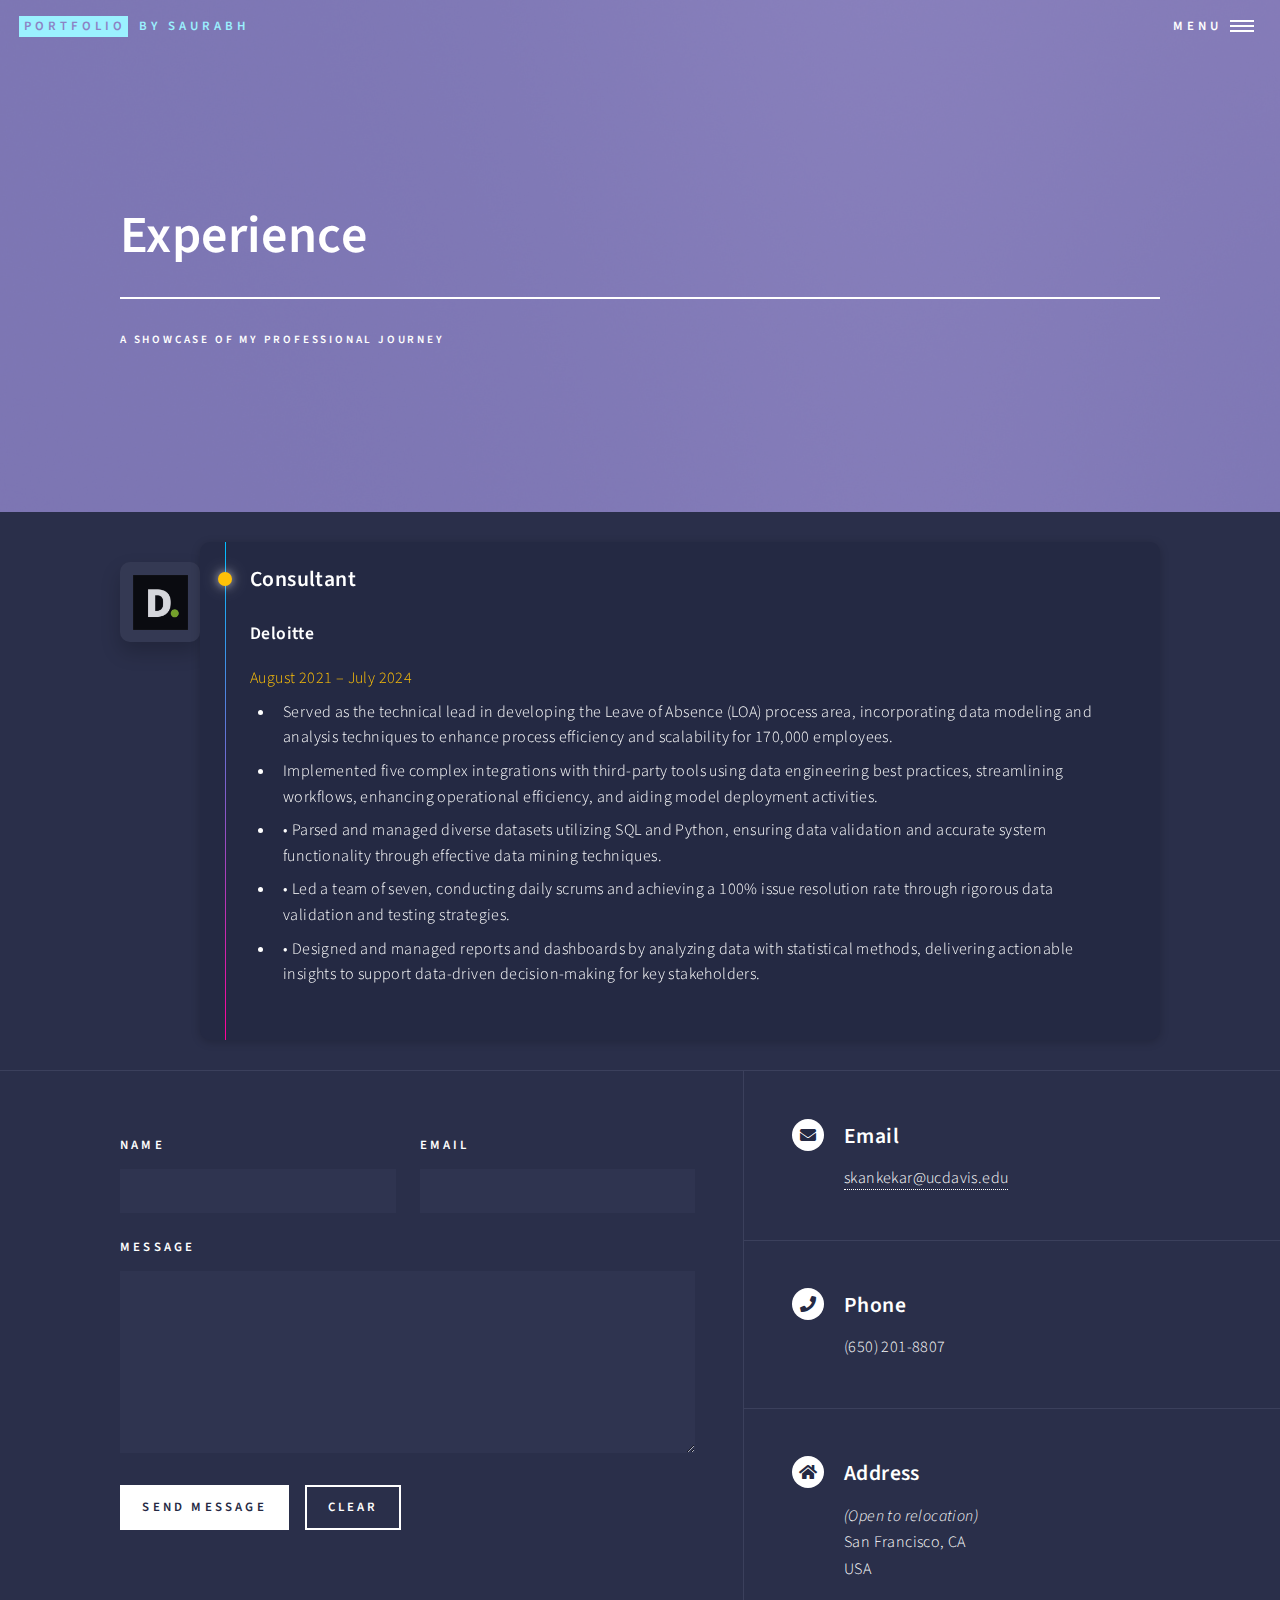
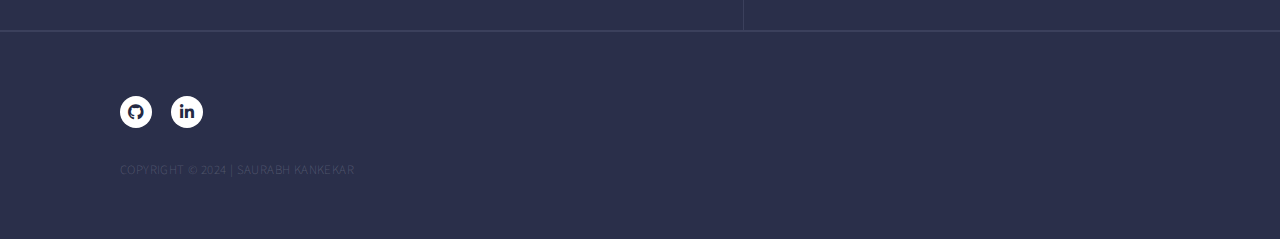
<file: experience.html>
<!DOCTYPE HTML>
<html>
<head>
    <title>Experience</title>
    <meta charset="utf-8" />
    <meta name="viewport" content="width=device-width, initial-scale=1, user-scalable=no" />
    <link rel="stylesheet" href="assets/css/main.css" />
    <link rel="stylesheet" href="exp.css" /> <!-- Move this here -->
    
    <noscript><link rel="stylesheet" href="assets/css/noscript.css" /></noscript>
</head>
<body class="is-preload">
    <!-- Wrapper -->
    <div id="wrapper">
        <!-- Header -->
        <header id="header" class="alt style2">
            <a href="index.html" class="logo"><strong>Portfolio</strong> <span>by SAURABH</span></a>
            <nav>
                <a href="#menu">Menu</a>
            </nav>
        </header>

        <!-- Menu -->
        <nav id="menu">
            <ul class="links">
                <li><a href="index.html">Home</a></li>
                <li><a href="aboutme.html">About me</a></li>
                <li><a href="experience.html">Experience</a></li>
                <li><a href="projects.html">Projects</a></li>
                <li><a href="certifications.html">Certifications</a></li>
                <li><a href="skills.html">Skills</a></li>
                <li><a href="resume.html">Resume</a></li>
            </ul>
            
        </nav>

        <!-- Banner -->
        <section id="banner" class="style2">
            <div class="inner">
                <span class="image">
                    <img src="images/pic07.jpg" alt="" />
                </span>
                <header class="major">
                    <h1>Experience</h1>
                </header>
                <div class="content">
                    <p>A showcase of my professional journey<br /></p>
                </div>
            </div>
        </section>

        <!-- Main -->
        <div id="main">
            <!-- experience 1 -->
            <section id="experience" class="experience-section">
                <div class="experience-container">
                    <div class="tile">
                        <div class="content">
                            <div class="contentBx">
                                <img src="images/deloitte_logo.jpeg" alt="Deloitte" style="width: 55px; height: 55px; object-fit: contain;">
                            </div>
                        </div>
                    </div>
            
                    <div class="timeline-list">
                        <div class="timeline-item">
                            <div class="timeline-item-title">
                                <h3>Consultant</h3>
                                <h4>Deloitte</h4>
                                <span class="date" style="color: #ffc107;">August 2021 – July 2024</span>
                            </div>
                            
                            <ul class="timeline-text-ul">
                                <li>Served as the technical lead in developing the Leave of Absence (LOA) process area, incorporating data modeling and analysis techniques to enhance process efficiency and scalability for 170,000 employees.</li>
                                <li>Implemented five complex integrations with third-party tools using data engineering best practices, streamlining workflows, enhancing operational efficiency, and aiding model deployment activities.</li>
                                <li>•	Parsed and managed diverse datasets utilizing SQL and Python, ensuring data validation and accurate system functionality through effective data mining techniques.</li>
                                <li>•	Led a team of seven, conducting daily scrums and achieving a 100% issue resolution rate through rigorous data validation and testing strategies.</li>
                                <li>•	Designed and managed reports and dashboards by analyzing data with statistical methods, delivering actionable insights to support data-driven decision-making for key stakeholders.</li>

                                
                            </ul>
                        </div>
                    </div>
                </div>
            </section>


        <!-- Contact -->
        <section id="contact">
            <div class="inner">
                <section>
                    <form method="post" action="https://formspree.io/f/meojbvpg">
                        <div class="fields">
                            <div class="field half">
                                <label for="name">Name</label>
                                <input type="text" name="name" id="name" />
                            </div>
                            <div class="field half">
                                <label for="email">Email</label>
                                <input type="text" name="email" id="email" />
                            </div>
                            <div class="field">
                                <label for="message">Message</label>
                                <textarea name="message" id="message" rows="6"></textarea>
                            </div>
                        </div>
                        <ul class="actions">
                            <li><input type="submit" value="Send Message" class="primary" /></li>
                            <li><input type="reset" value="Clear" /></li>
                        </ul>
                    </form>
                </section>
                <section class="split">
                    <section>
                        <div class="contact-method">
                            <span class="icon solid alt fa-envelope"></span>
                            <h3>Email</h3>
                            <a href="mailto:skankekar@ucdavis.edu">skankekar@ucdavis.edu</a>
                        </div>
                    </section>
                    <section>
                        <div class="contact-method">
                            <span class="icon solid alt fa-phone"></span>
                            <h3>Phone</h3>
                            <span>(650) 201-8807</span>
                        </div>
                    </section>
                    <section>
                        <div class="contact-method">
                            <span class="icon solid alt fa-home"></span>
                            <h3>Address</h3>
                            <span><em>(Open to relocation)</em><br />
                            San Francisco, CA<br />
                            USA</span>
                        </div>
                    </section>
                </section>
            </div>
        </section>

        <!-- Footer -->
        <footer id="footer">
            <div class="inner">
                <ul class="icons">
                    <li><a href="https://github.com/kankekarsaurabh" target="_blank" class="icon brands alt fa-github"><span class="label">GitHub</span></a></li>
								<li><a href="https://www.linkedin.com/in/saurabhkankekar/" target="_blank" class="icon brands alt fa-linkedin-in"><span class="label">LinkedIn</span></a></li>
                </ul>
                <ul class="copyright">
                    <li>COPYRIGHT &copy; 2024 | SAURABH KANKEKAR</li>
                </ul>
            </div>
        </footer>
    </div>

    <!-- Scripts -->
    <script src="assets/js/jquery.min.js"></script>
    <script src="assets/js/jquery.scrolly.min.js"></script>
    <script src="assets/js/jquery.scrollex.min.js"></script>
    <script src="assets/js/browser.min.js"></script>
    <script src="assets/js/breakpoints.min.js"></script>
    <script src="assets/js/util.js"></script>
    <script src="assets/js/main.js"></script>
</body>
</html>
</file>
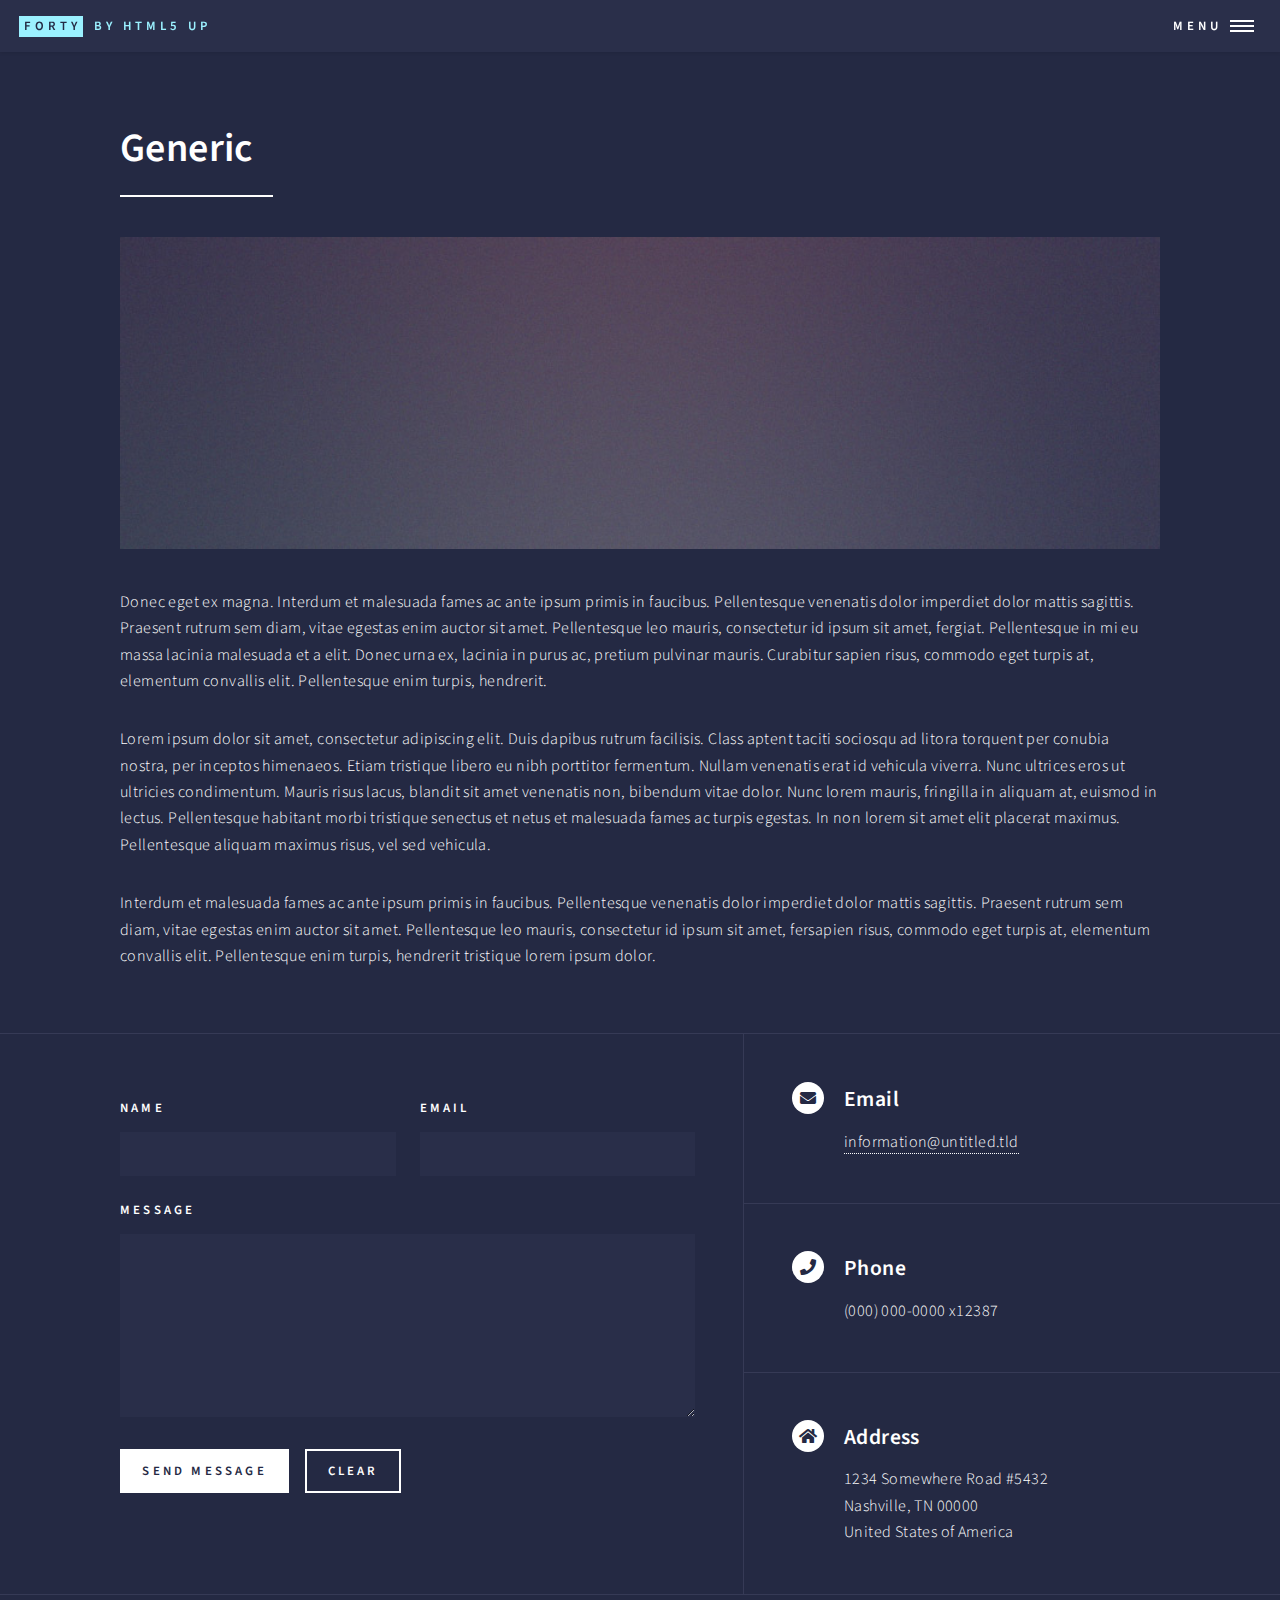
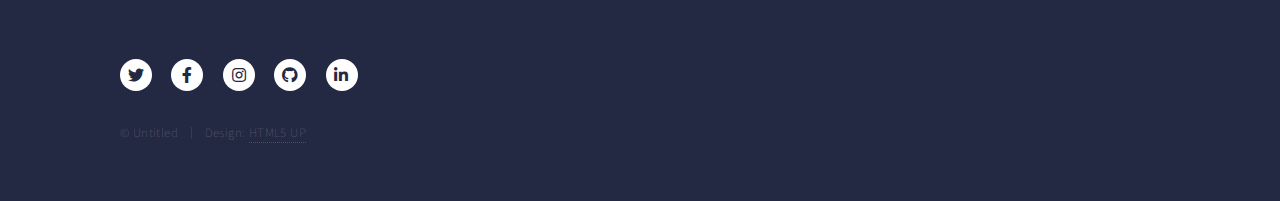
<file: generic.html>
<!DOCTYPE HTML>
<!--
	Forty by HTML5 UP
	html5up.net | @ajlkn
	Free for personal and commercial use under the CCA 3.0 license (html5up.net/license)
-->
<html>
	<head>
		<title>Generic - Forty by HTML5 UP</title>
		<meta charset="utf-8" />
		<meta name="viewport" content="width=device-width, initial-scale=1, user-scalable=no" />
		<link rel="stylesheet" href="assets/css/main.css" />
		<noscript><link rel="stylesheet" href="assets/css/noscript.css" /></noscript>
	</head>
	<body class="is-preload">

		<!-- Wrapper -->
			<div id="wrapper">

				<!-- Header -->
					<header id="header">
						<a href="index.html" class="logo"><strong>Forty</strong> <span>by HTML5 UP</span></a>
						<nav>
							<a href="#menu">Menu</a>
						</nav>
					</header>

				<!-- Menu -->
					<nav id="menu">
						<ul class="links">
							<li><a href="index.html">Home</a></li>
							<li><a href="landing.html">Landing</a></li>
							<li><a href="generic.html">Generic</a></li>
							<li><a href="elements.html">Elements</a></li>
						</ul>
						<ul class="actions stacked">
							<li><a href="#" class="button primary fit">Get Started</a></li>
							<li><a href="#" class="button fit">Log In</a></li>
						</ul>
					</nav>

				<!-- Main -->
					<div id="main" class="alt">

						<!-- One -->
							<section id="one">
								<div class="inner">
									<header class="major">
										<h1>Generic</h1>
									</header>
									<span class="image main"><img src="images/pic11.jpg" alt="" /></span>
									<p>Donec eget ex magna. Interdum et malesuada fames ac ante ipsum primis in faucibus. Pellentesque venenatis dolor imperdiet dolor mattis sagittis. Praesent rutrum sem diam, vitae egestas enim auctor sit amet. Pellentesque leo mauris, consectetur id ipsum sit amet, fergiat. Pellentesque in mi eu massa lacinia malesuada et a elit. Donec urna ex, lacinia in purus ac, pretium pulvinar mauris. Curabitur sapien risus, commodo eget turpis at, elementum convallis elit. Pellentesque enim turpis, hendrerit.</p>
									<p>Lorem ipsum dolor sit amet, consectetur adipiscing elit. Duis dapibus rutrum facilisis. Class aptent taciti sociosqu ad litora torquent per conubia nostra, per inceptos himenaeos. Etiam tristique libero eu nibh porttitor fermentum. Nullam venenatis erat id vehicula viverra. Nunc ultrices eros ut ultricies condimentum. Mauris risus lacus, blandit sit amet venenatis non, bibendum vitae dolor. Nunc lorem mauris, fringilla in aliquam at, euismod in lectus. Pellentesque habitant morbi tristique senectus et netus et malesuada fames ac turpis egestas. In non lorem sit amet elit placerat maximus. Pellentesque aliquam maximus risus, vel sed vehicula.</p>
									<p>Interdum et malesuada fames ac ante ipsum primis in faucibus. Pellentesque venenatis dolor imperdiet dolor mattis sagittis. Praesent rutrum sem diam, vitae egestas enim auctor sit amet. Pellentesque leo mauris, consectetur id ipsum sit amet, fersapien risus, commodo eget turpis at, elementum convallis elit. Pellentesque enim turpis, hendrerit tristique lorem ipsum dolor.</p>
								</div>
							</section>

					</div>

				<!-- Contact -->
					<section id="contact">
						<div class="inner">
							<section>
								<form method="post" action="#">
									<div class="fields">
										<div class="field half">
											<label for="name">Name</label>
											<input type="text" name="name" id="name" />
										</div>
										<div class="field half">
											<label for="email">Email</label>
											<input type="text" name="email" id="email" />
										</div>
										<div class="field">
											<label for="message">Message</label>
											<textarea name="message" id="message" rows="6"></textarea>
										</div>
									</div>
									<ul class="actions">
										<li><input type="submit" value="Send Message" class="primary" /></li>
										<li><input type="reset" value="Clear" /></li>
									</ul>
								</form>
							</section>
							<section class="split">
								<section>
									<div class="contact-method">
										<span class="icon solid alt fa-envelope"></span>
										<h3>Email</h3>
										<a href="#">information@untitled.tld</a>
									</div>
								</section>
								<section>
									<div class="contact-method">
										<span class="icon solid alt fa-phone"></span>
										<h3>Phone</h3>
										<span>(000) 000-0000 x12387</span>
									</div>
								</section>
								<section>
									<div class="contact-method">
										<span class="icon solid alt fa-home"></span>
										<h3>Address</h3>
										<span>1234 Somewhere Road #5432<br />
										Nashville, TN 00000<br />
										United States of America</span>
									</div>
								</section>
							</section>
						</div>
					</section>

				<!-- Footer -->
					<footer id="footer">
						<div class="inner">
							<ul class="icons">
								<li><a href="#" class="icon brands alt fa-twitter"><span class="label">Twitter</span></a></li>
								<li><a href="#" class="icon brands alt fa-facebook-f"><span class="label">Facebook</span></a></li>
								<li><a href="#" class="icon brands alt fa-instagram"><span class="label">Instagram</span></a></li>
								<li><a href="#" class="icon brands alt fa-github"><span class="label">GitHub</span></a></li>
								<li><a href="#" class="icon brands alt fa-linkedin-in"><span class="label">LinkedIn</span></a></li>
							</ul>
							<ul class="copyright">
								<li>&copy; Untitled</li><li>Design: <a href="https://html5up.net">HTML5 UP</a></li>
							</ul>
						</div>
					</footer>

			</div>

		<!-- Scripts -->
			<script src="assets/js/jquery.min.js"></script>
			<script src="assets/js/jquery.scrolly.min.js"></script>
			<script src="assets/js/jquery.scrollex.min.js"></script>
			<script src="assets/js/browser.min.js"></script>
			<script src="assets/js/breakpoints.min.js"></script>
			<script src="assets/js/util.js"></script>
			<script src="assets/js/main.js"></script>

	</body>
</html>
</file>
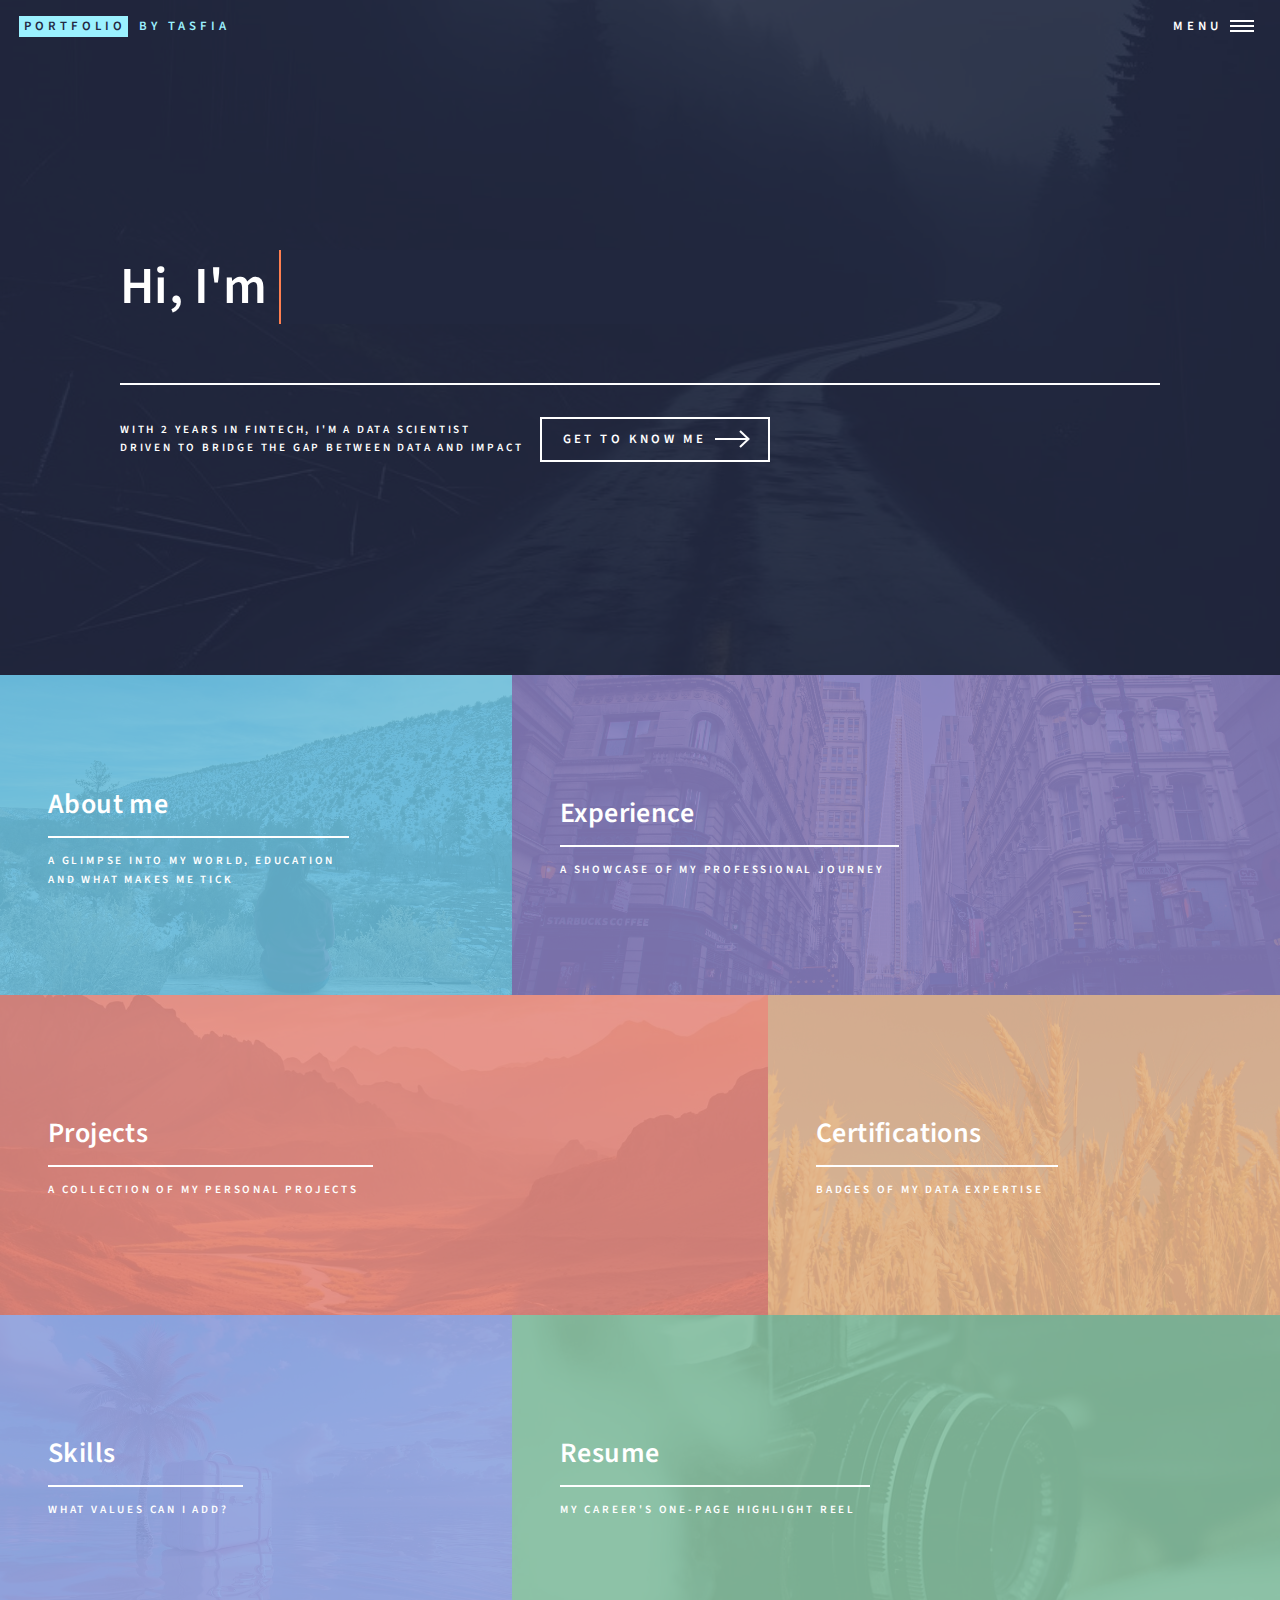
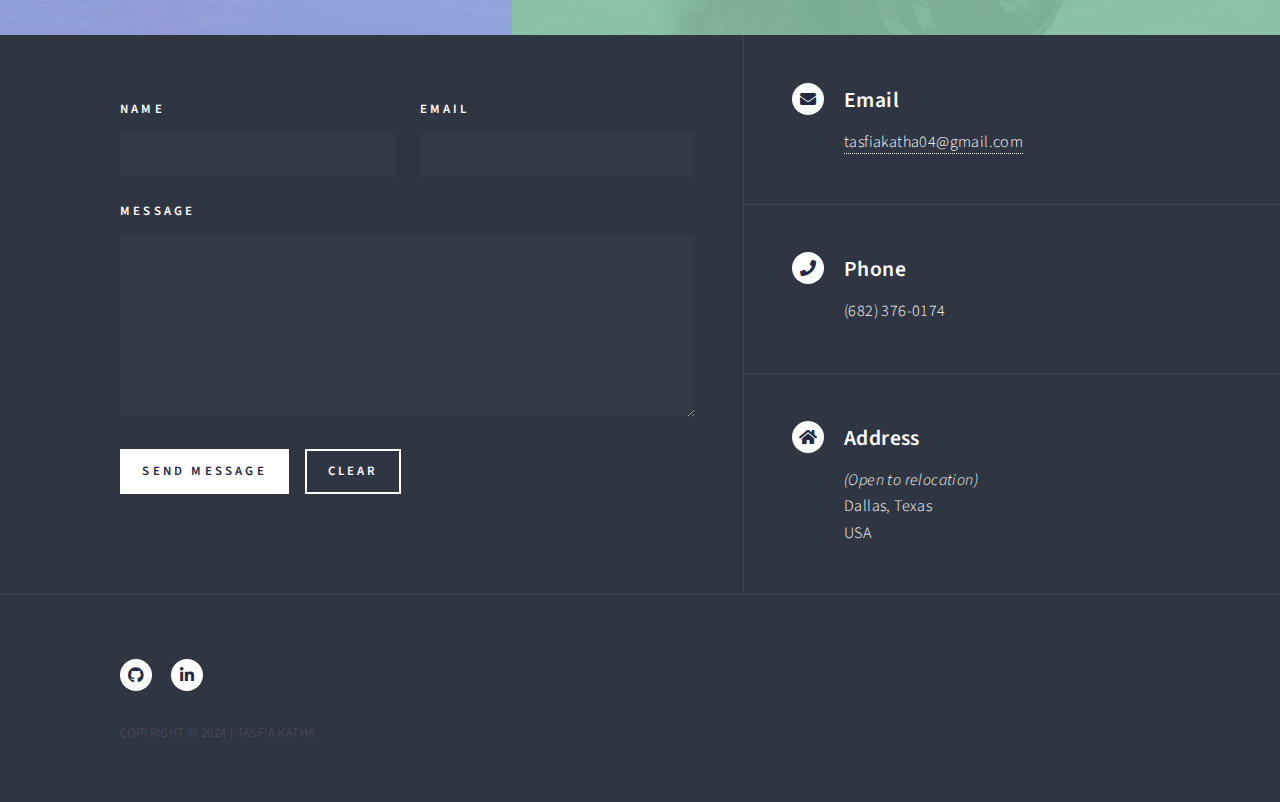
<file: index copy.html>
<!DOCTYPE HTML>
<!--
	Forty by HTML5 UP
	html5up.net | @ajlkn
	Free for personal and commercial use under the CCA 3.0 license (html5up.net/license)
-->
<html>
	<head>
		<title>Tasfia Tabassum Katha Portfolio Website</title>
		<meta charset="utf-8" />
		<meta name="viewport" content="width=device-width, initial-scale=1, user-scalable=no" />

		<meta property="og:title" content="Tasfia Tabassum Katha Portfolio" />
		<meta property="og:description" content="Welcome to my portfolio!" />
		<meta property="og:image" content="https://tasfiakatha.github.io/images/Thumbnail-compressed.png" />
		<meta property="og:url" content="https://tasfiakatha.github.io" />
		<meta property="og:type" content="website" />


		<link rel="stylesheet" href="assets/css/main.css" />
		<noscript><link rel="stylesheet" href="assets/css/noscript.css" /></noscript>
	</head>
	<body class="is-preload">

		<!-- Wrapper -->
			<div id="wrapper">

				<!-- Header -->
					<header id="header" class="alt">
						<a href="index.html" class="logo"><strong>Portfolio</strong> <span>by Tasfia</span></a>
						<nav>
							<a href="#menu">Menu</a>
						</nav>
					</header>

				<!-- Menu -->
					<nav id="menu">
						<ul class="links">
							<li><a href="index.html">Home</a></li>
							<li><a href="aboutme.html">About me</a></li>
							<li><a href="experience.html">Experience</a></li>
							<li><a href="projects.html">Projects</a></li>
							<li><a href="certifications.html">Certifications</a></li>
							<li><a href="skills.html">Skills</a></li>
							<li><a href="resume.html">Resume</a></li>
						</ul>
						
					</nav>

				<!-- Banner -->
					<section id="banner" class="major">
						<span class="image">
							<img src="images/road2.jpg" alt="" />
						</span>
						<div class="inner">
							<header class="major">
								<div class="animated-text">
                                    <h1>Hi, I'm <span></span></h1>
									<link rel="stylesheet" href="style.css" />
								</div>
								
							</header>
							<div class="content">
								<p>With 2 years in FinTech, I'm a Data Scientist<br />
									driven to bridge the gap between data and impact</p>
								<ul class="actions">
									<li><a href="#one" class="button next scrolly">Get to know me</a></li>
								</ul>
							</div>
						</div>
					</section>

				<!-- Main -->
					<div id="main">

						<!-- One -->
							<section id="one" class="tiles">
								<article>
									<span class="image">
										<img src="images/IMG_4003.jpg" alt="" />
									</span>
									<header class="major">
										<h3><a href="aboutme.html" class="link">About me</a></h3>
										<p>A glimpse into my world, education <br /> 
											and what makes me tick</p>
									</header>
								</article>
								<article>
									<span class="image">
										<img src="images/NYC_Streets.webp" alt="" />
									</span>
									<header class="major">
										<h3><a href="experience.html" class="link">Experience</a></h3>
										<p>A showcase of my professional journey</p>
									</header>
								</article>
								<article>
									<span class="image">
										<img src="images/mountains.jpg" alt="" />
									</span>
									<header class="major">
										<h3><a href="projects.html" class="link">Projects</a></h3>
										<p>A collection of my personal projects</p>
									</header>
								</article>
								<article>
									<span class="image">
										<img src="images/golden_grass.jpg" alt="" />
									</span>
									<header class="major">
										<h3><a href="certifications.html" class="link">Certifications</a></h3>
										<p>Badges of my data expertise</p>
									</header>
								</article>
								<article>
									<span class="image">
										<img src="images/suitcase.jpg" alt="" />
									</span>
									<header class="major">
										<h3><a href="skills.html" class="link">Skills</a></h3>
										<p>What values can I add?</p>
									</header>
								</article>
								<article>
									<span class="image">
										<img src="images/camera.jpg" alt="" />
									</span>
									<header class="major">
										<h3><a href="resume.html" class="link">Resume</a></h3>
										<p>My career's one-page highlight reel</p>
									</header>
								</article>
							</section>

						

					</div>

				<!-- Contact -->
					<section id="contact">
						<div class="inner">
							<section>
								<form method="post" action="https://formspree.io/f/meojbvpg">
									<div class="fields">
										<div class="field half">
											<label for="name">Name</label>
											<input type="text" name="name" id="name" />
										</div>
										<div class="field half">
											<label for="email">Email</label>
											<input type="text" name="email" id="email" />
										</div>
										<div class="field">
											<label for="message">Message</label>
											<textarea name="message" id="message" rows="6"></textarea>
										</div>
									</div>
									<ul class="actions">
										<li><input type="submit" value="Send Message" class="primary" /></li>
										<li><input type="reset" value="Clear" /></li>
									</ul>
								</form>
							</section>
							<section class="split">
								<section>
									<div class="contact-method">
										<span class="icon solid alt fa-envelope"></span>
										<h3>Email</h3>
										<a href="mailto:tasfiakatha04@gmail.com">tasfiakatha04@gmail.com</a>
									</div>
								</section>
								<section>
									<div class="contact-method">
										<span class="icon solid alt fa-phone"></span>
										<h3>Phone</h3>
										<span>(682) 376-0174</span>
									</div>
								</section>
								<section>
									<div class="contact-method">
										<span class="icon solid alt fa-home"></span>
										<h3>Address</h3>
										<span><em>(Open to relocation)</em><br />
											Dallas, Texas<br />
											USA</span>
									</div>
								</section>
							</section>
						</div>
					</section>

				<!-- Footer -->
					<footer id="footer">
						<div class="inner">
							<ul class="icons">
								
								<li><a href="https://github.com/tasfiakatha" target="_blank" class="icon brands alt fa-github"><span class="label">GitHub</span></a></li>
								<li><a href="https://www.linkedin.com/in/tasfiakatha/" target="_blank" class="icon brands alt fa-linkedin-in"><span class="label">LinkedIn</span></a></li>
							</ul>
							<ul class="copyright">
								<li>COPYRIGHT &copy; 2024 | TASFIA KATHA</li>
							</ul>
						</div>
					</footer>

			</div>

		<!-- Scripts -->
			<script src="assets/js/jquery.min.js"></script>
			<script src="assets/js/jquery.scrolly.min.js"></script>
			<script src="assets/js/jquery.scrollex.min.js"></script>
			<script src="assets/js/browser.min.js"></script>
			<script src="assets/js/breakpoints.min.js"></script>
			<script src="assets/js/util.js"></script>
			<script src="assets/js/main.js"></script>

	</body>
</html>
</file>
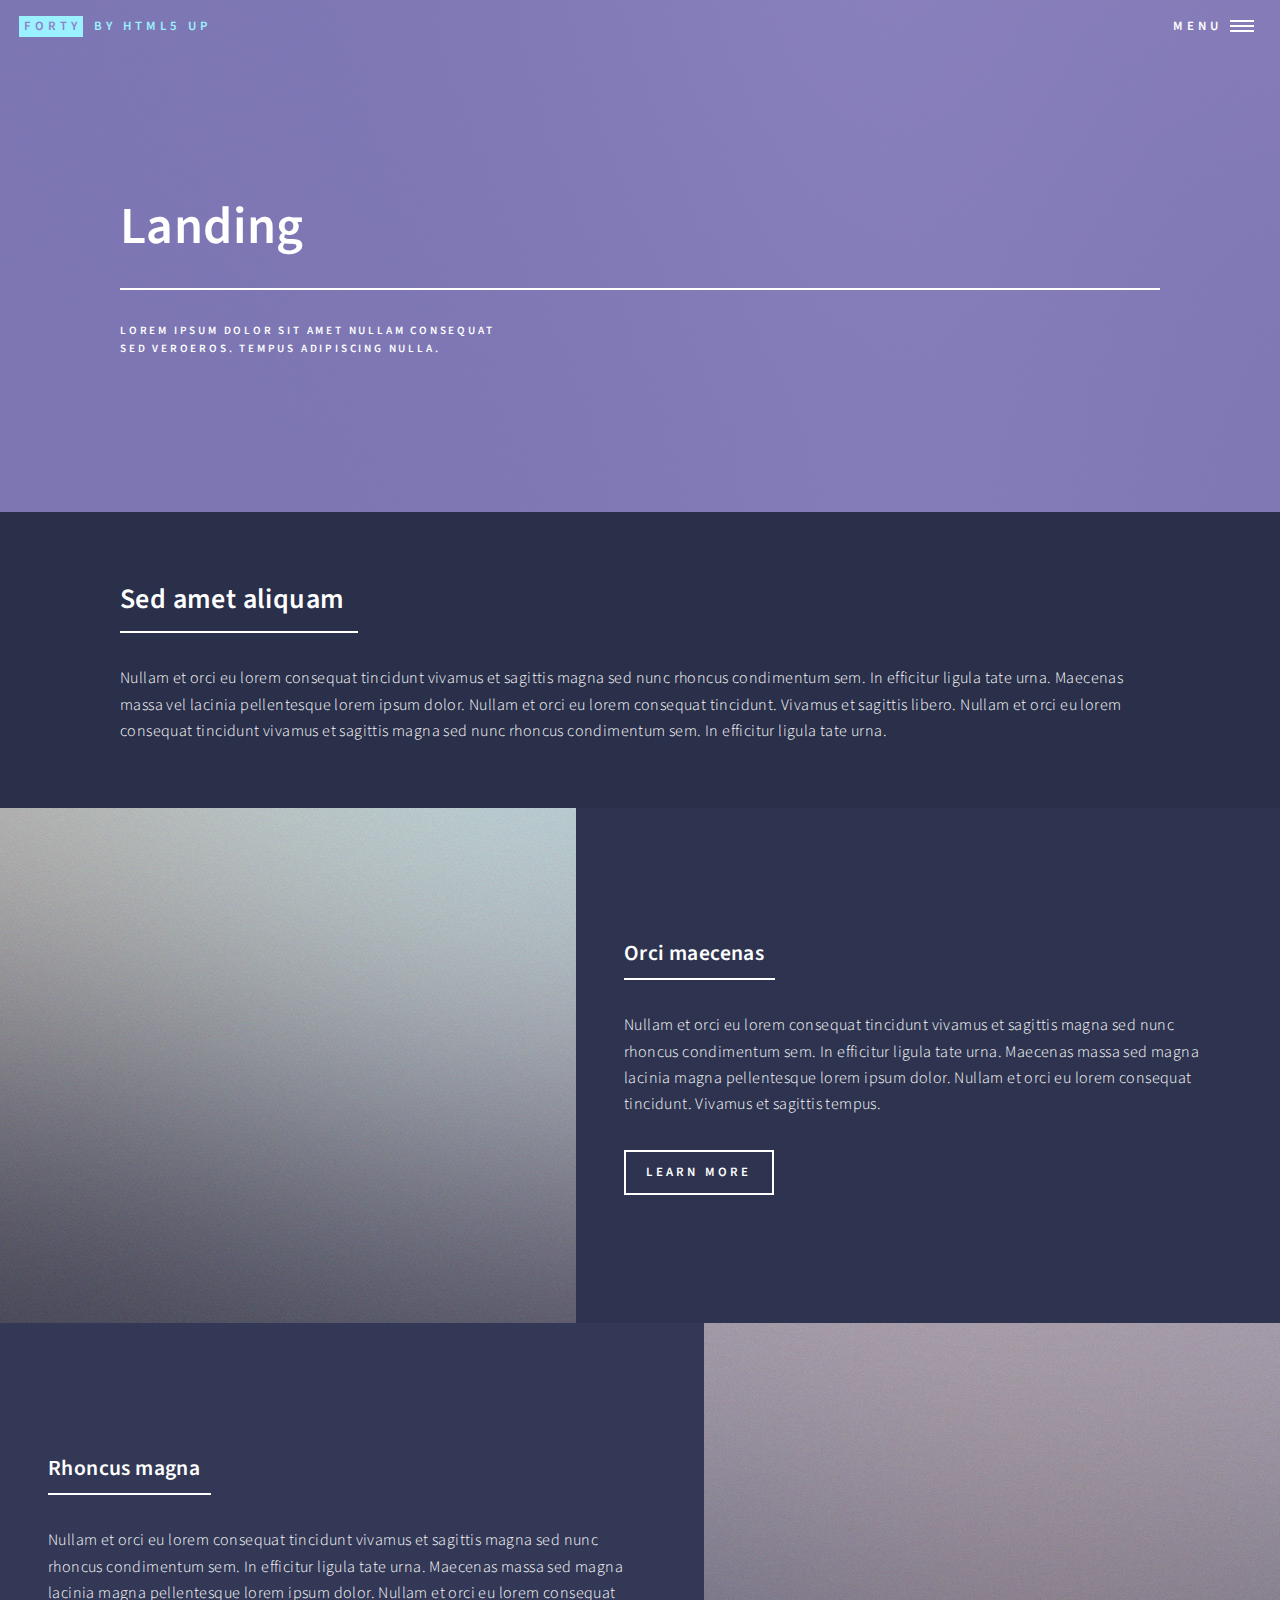
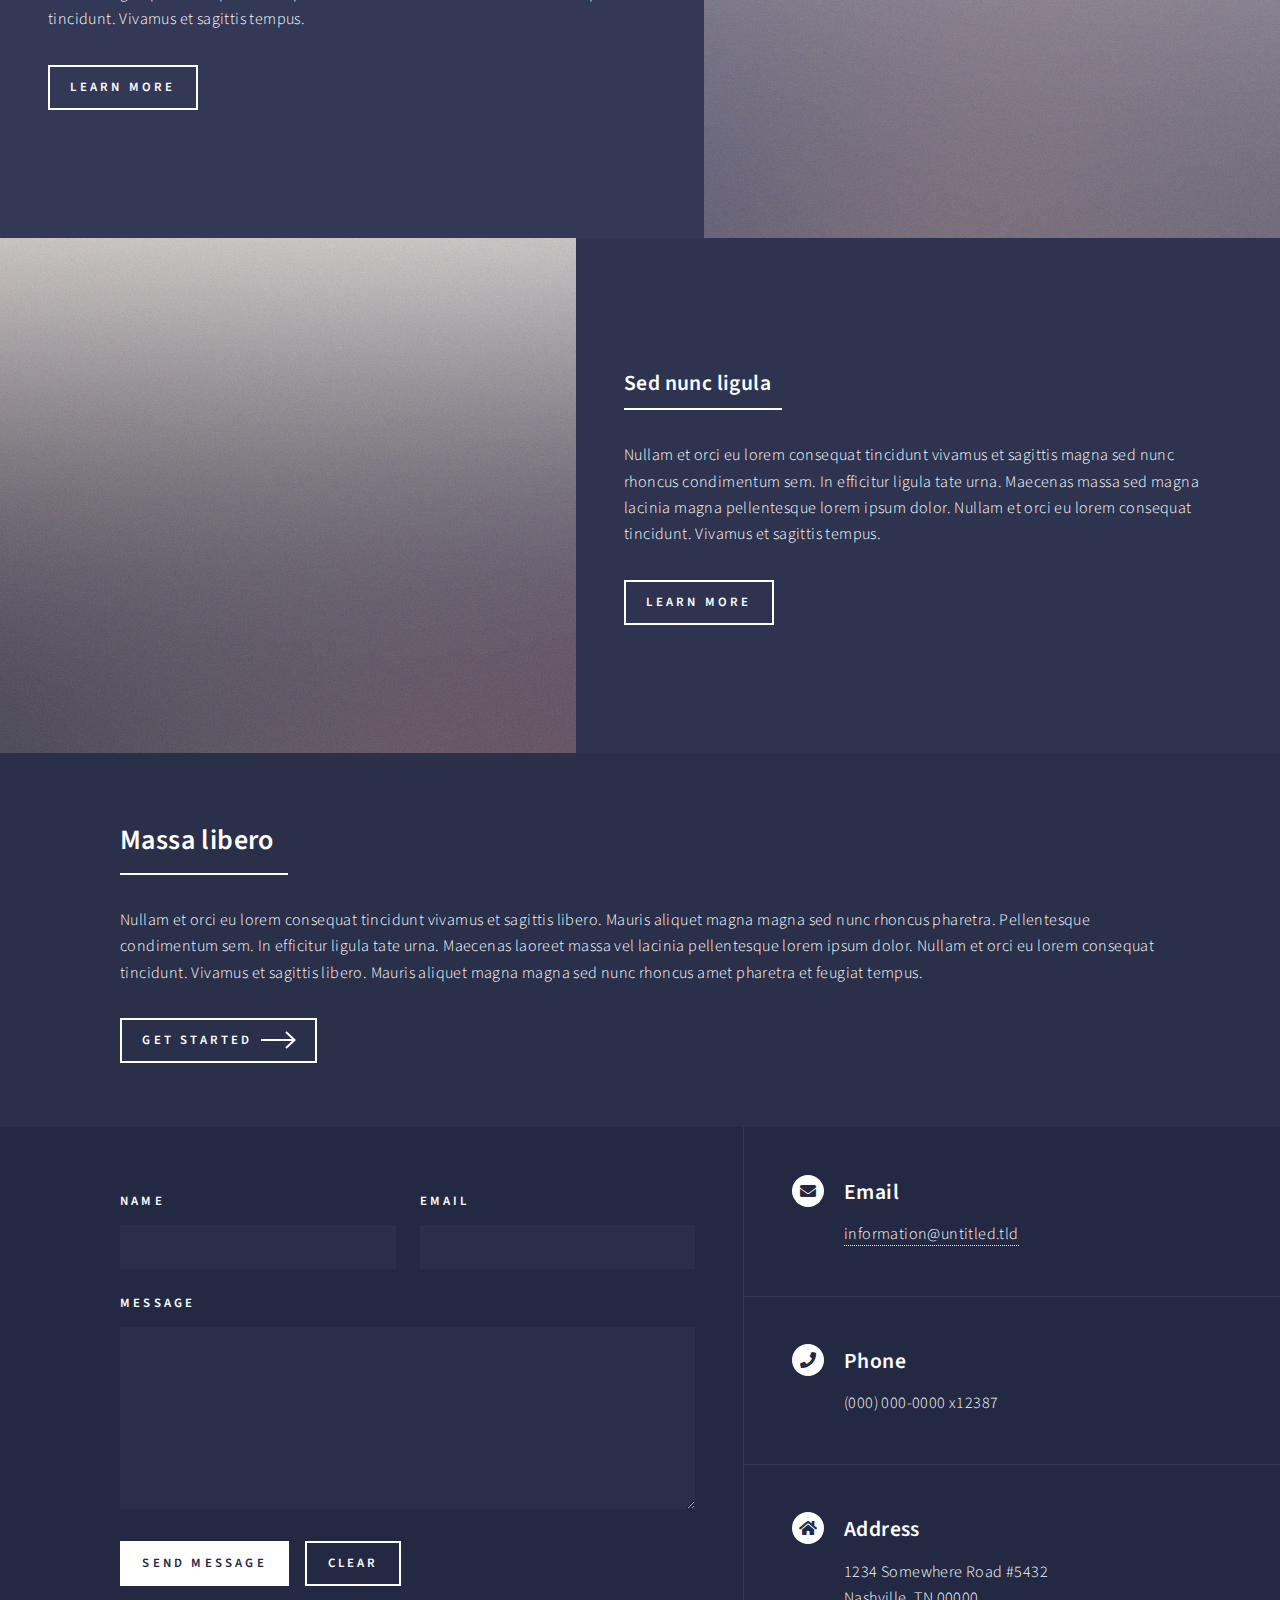
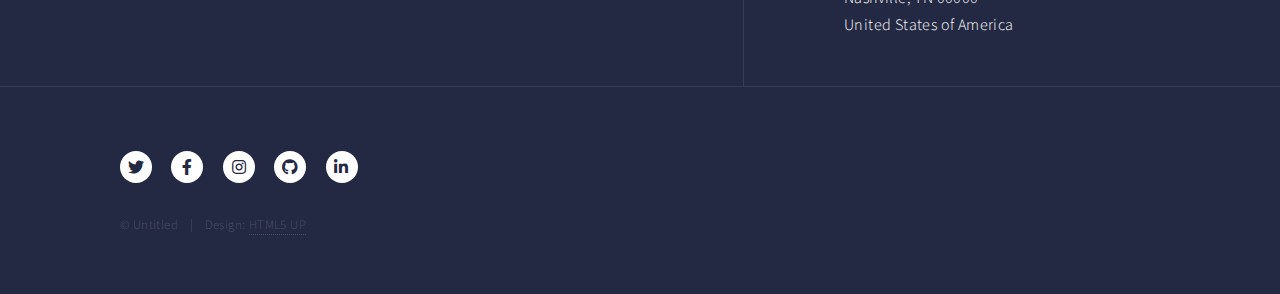
<file: landing.html>
<!DOCTYPE HTML>
<!--
	Forty by HTML5 UP
	html5up.net | @ajlkn
	Free for personal and commercial use under the CCA 3.0 license (html5up.net/license)
-->
<html>
	<head>
		<title>Landing - Forty by HTML5 UP</title>
		<meta charset="utf-8" />
		<meta name="viewport" content="width=device-width, initial-scale=1, user-scalable=no" />
		<link rel="stylesheet" href="assets/css/main.css" />
		<noscript><link rel="stylesheet" href="assets/css/noscript.css" /></noscript>
	</head>
	<body class="is-preload">

		<!-- Wrapper -->
			<div id="wrapper">

				<!-- Header -->
				<!-- Note: The "styleN" class below should match that of the banner element. -->
					<header id="header" class="alt style2">
						<a href="index.html" class="logo"><strong>Forty</strong> <span>by HTML5 UP</span></a>
						<nav>
							<a href="#menu">Menu</a>
						</nav>
					</header>

				<!-- Menu -->
					<nav id="menu">
						<ul class="links">
							<li><a href="index.html">Home</a></li>
							<li><a href="landing.html">Landing</a></li>
							<li><a href="generic.html">Generic</a></li>
							<li><a href="elements.html">Elements</a></li>
						</ul>
						<ul class="actions stacked">
							<li><a href="#" class="button primary fit">Get Started</a></li>
							<li><a href="#" class="button fit">Log In</a></li>
						</ul>
					</nav>

				<!-- Banner -->
				<!-- Note: The "styleN" class below should match that of the header element. -->
					<section id="banner" class="style2">
						<div class="inner">
							<span class="image">
								<img src="images/pic07.jpg" alt="" />
							</span>
							<header class="major">
								<h1>Landing</h1>
							</header>
							<div class="content">
								<p>Lorem ipsum dolor sit amet nullam consequat<br />
								sed veroeros. tempus adipiscing nulla.</p>
							</div>
						</div>
					</section>

				<!-- Main -->
					<div id="main">

						<!-- One -->
							<section id="one">
								<div class="inner">
									<header class="major">
										<h2>Sed amet aliquam</h2>
									</header>
									<p>Nullam et orci eu lorem consequat tincidunt vivamus et sagittis magna sed nunc rhoncus condimentum sem. In efficitur ligula tate urna. Maecenas massa vel lacinia pellentesque lorem ipsum dolor. Nullam et orci eu lorem consequat tincidunt. Vivamus et sagittis libero. Nullam et orci eu lorem consequat tincidunt vivamus et sagittis magna sed nunc rhoncus condimentum sem. In efficitur ligula tate urna.</p>
								</div>
							</section>

						<!-- Two -->
							<section id="two" class="spotlights">
								<section>
									<a href="generic.html" class="image">
										<img src="images/pic08.jpg" alt="" data-position="center center" />
									</a>
									<div class="content">
										<div class="inner">
											<header class="major">
												<h3>Orci maecenas</h3>
											</header>
											<p>Nullam et orci eu lorem consequat tincidunt vivamus et sagittis magna sed nunc rhoncus condimentum sem. In efficitur ligula tate urna. Maecenas massa sed magna lacinia magna pellentesque lorem ipsum dolor. Nullam et orci eu lorem consequat tincidunt. Vivamus et sagittis tempus.</p>
											<ul class="actions">
												<li><a href="generic.html" class="button">Learn more</a></li>
											</ul>
										</div>
									</div>
								</section>
								<section>
									<a href="generic.html" class="image">
										<img src="images/pic09.jpg" alt="" data-position="top center" />
									</a>
									<div class="content">
										<div class="inner">
											<header class="major">
												<h3>Rhoncus magna</h3>
											</header>
											<p>Nullam et orci eu lorem consequat tincidunt vivamus et sagittis magna sed nunc rhoncus condimentum sem. In efficitur ligula tate urna. Maecenas massa sed magna lacinia magna pellentesque lorem ipsum dolor. Nullam et orci eu lorem consequat tincidunt. Vivamus et sagittis tempus.</p>
											<ul class="actions">
												<li><a href="generic.html" class="button">Learn more</a></li>
											</ul>
										</div>
									</div>
								</section>
								<section>
									<a href="generic.html" class="image">
										<img src="images/pic10.jpg" alt="" data-position="25% 25%" />
									</a>
									<div class="content">
										<div class="inner">
											<header class="major">
												<h3>Sed nunc ligula</h3>
											</header>
											<p>Nullam et orci eu lorem consequat tincidunt vivamus et sagittis magna sed nunc rhoncus condimentum sem. In efficitur ligula tate urna. Maecenas massa sed magna lacinia magna pellentesque lorem ipsum dolor. Nullam et orci eu lorem consequat tincidunt. Vivamus et sagittis tempus.</p>
											<ul class="actions">
												<li><a href="generic.html" class="button">Learn more</a></li>
											</ul>
										</div>
									</div>
								</section>
							</section>

						<!-- Three -->
							<section id="three">
								<div class="inner">
									<header class="major">
										<h2>Massa libero</h2>
									</header>
									<p>Nullam et orci eu lorem consequat tincidunt vivamus et sagittis libero. Mauris aliquet magna magna sed nunc rhoncus pharetra. Pellentesque condimentum sem. In efficitur ligula tate urna. Maecenas laoreet massa vel lacinia pellentesque lorem ipsum dolor. Nullam et orci eu lorem consequat tincidunt. Vivamus et sagittis libero. Mauris aliquet magna magna sed nunc rhoncus amet pharetra et feugiat tempus.</p>
									<ul class="actions">
										<li><a href="generic.html" class="button next">Get Started</a></li>
									</ul>
								</div>
							</section>

					</div>

				<!-- Contact -->
					<section id="contact">
						<div class="inner">
							<section>
								<form method="post" action="#">
									<div class="fields">
										<div class="field half">
											<label for="name">Name</label>
											<input type="text" name="name" id="name" />
										</div>
										<div class="field half">
											<label for="email">Email</label>
											<input type="text" name="email" id="email" />
										</div>
										<div class="field">
											<label for="message">Message</label>
											<textarea name="message" id="message" rows="6"></textarea>
										</div>
									</div>
									<ul class="actions">
										<li><input type="submit" value="Send Message" class="primary" /></li>
										<li><input type="reset" value="Clear" /></li>
									</ul>
								</form>
							</section>
							<section class="split">
								<section>
									<div class="contact-method">
										<span class="icon solid alt fa-envelope"></span>
										<h3>Email</h3>
										<a href="#">information@untitled.tld</a>
									</div>
								</section>
								<section>
									<div class="contact-method">
										<span class="icon solid alt fa-phone"></span>
										<h3>Phone</h3>
										<span>(000) 000-0000 x12387</span>
									</div>
								</section>
								<section>
									<div class="contact-method">
										<span class="icon solid alt fa-home"></span>
										<h3>Address</h3>
										<span>1234 Somewhere Road #5432<br />
										Nashville, TN 00000<br />
										United States of America</span>
									</div>
								</section>
							</section>
						</div>
					</section>

				<!-- Footer -->
					<footer id="footer">
						<div class="inner">
							<ul class="icons">
								<li><a href="#" class="icon brands alt fa-twitter"><span class="label">Twitter</span></a></li>
								<li><a href="#" class="icon brands alt fa-facebook-f"><span class="label">Facebook</span></a></li>
								<li><a href="#" class="icon brands alt fa-instagram"><span class="label">Instagram</span></a></li>
								<li><a href="#" class="icon brands alt fa-github"><span class="label">GitHub</span></a></li>
								<li><a href="#" class="icon brands alt fa-linkedin-in"><span class="label">LinkedIn</span></a></li>
							</ul>
							<ul class="copyright">
								<li>&copy; Untitled</li><li>Design: <a href="https://html5up.net">HTML5 UP</a></li>
							</ul>
						</div>
					</footer>

			</div>

		<!-- Scripts -->
			<script src="assets/js/jquery.min.js"></script>
			<script src="assets/js/jquery.scrolly.min.js"></script>
			<script src="assets/js/jquery.scrollex.min.js"></script>
			<script src="assets/js/browser.min.js"></script>
			<script src="assets/js/breakpoints.min.js"></script>
			<script src="assets/js/util.js"></script>
			<script src="assets/js/main.js"></script>

	</body>
</html>
</file>
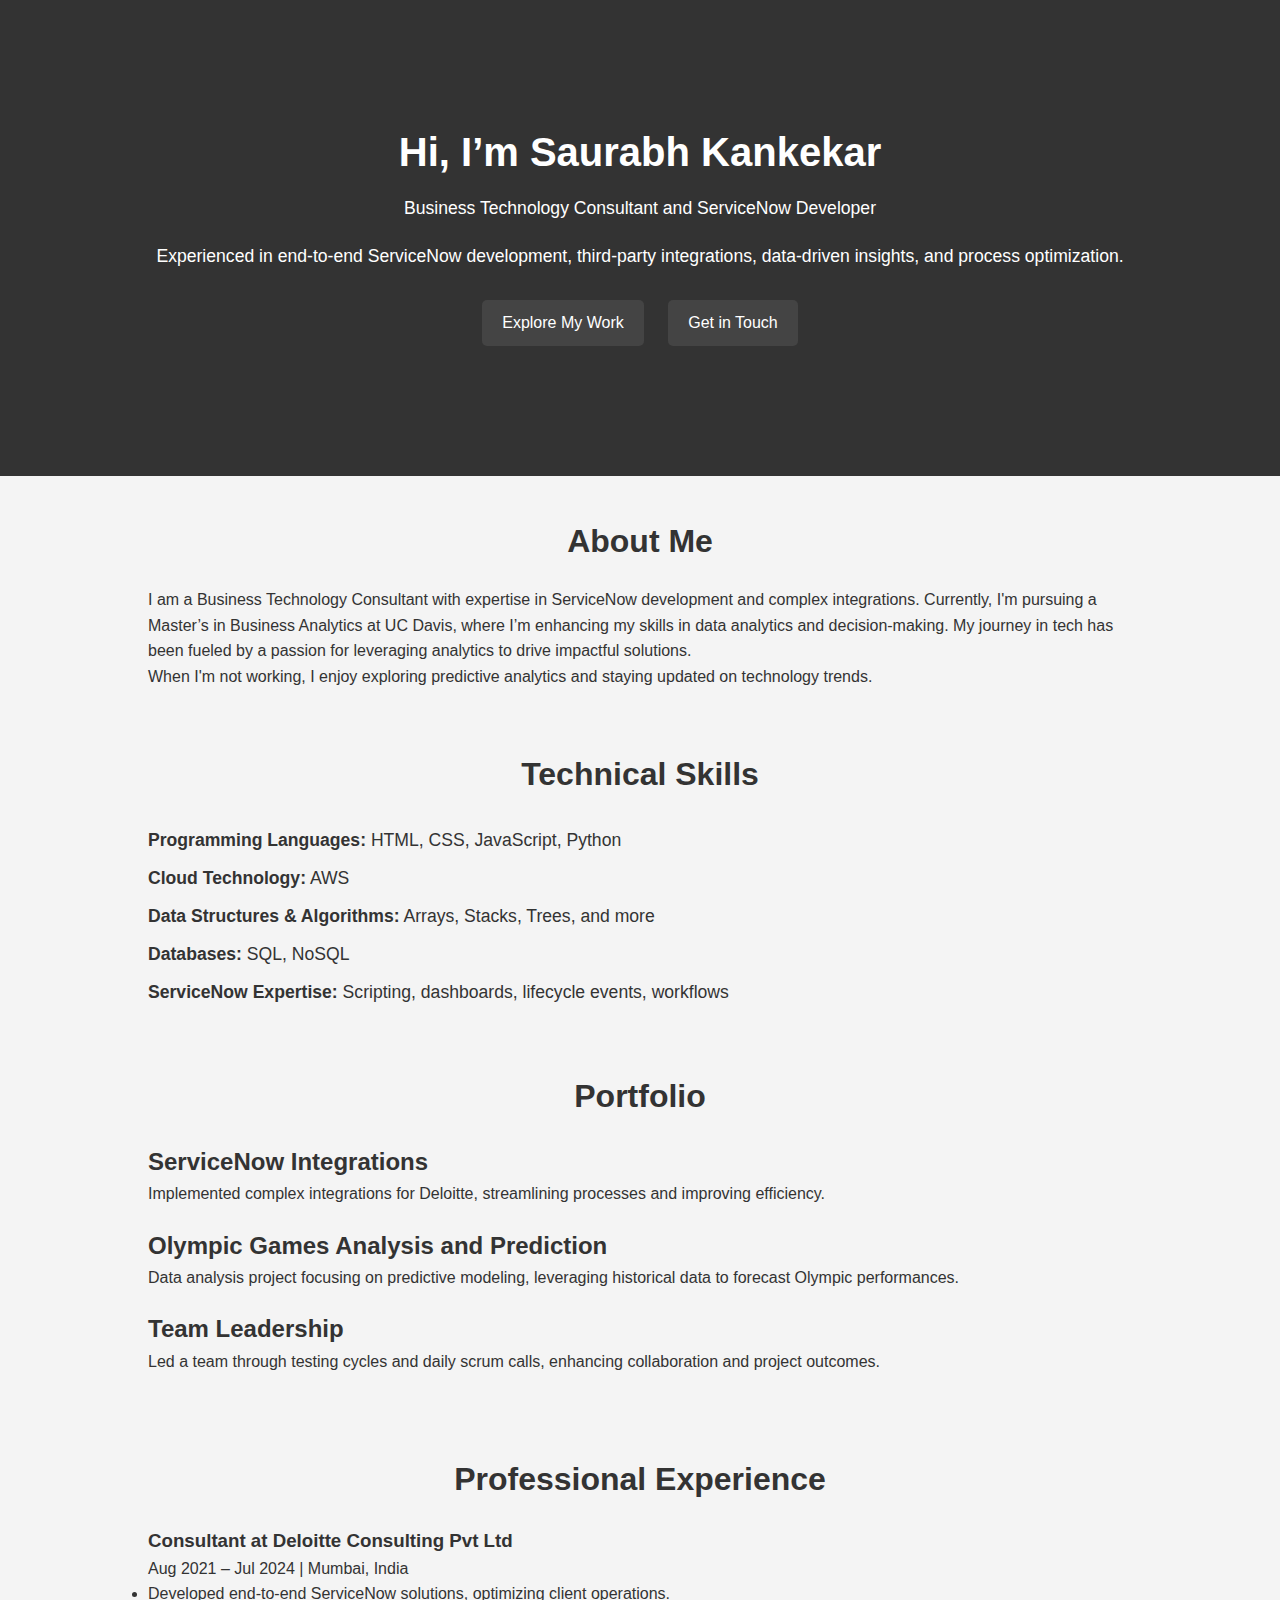
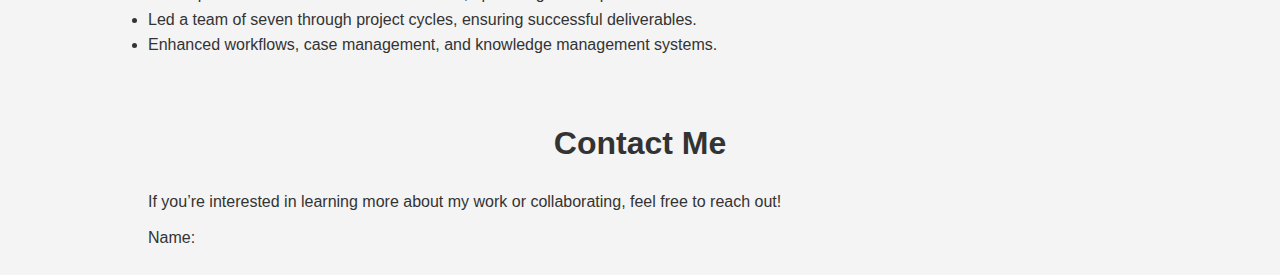
<file: portfolio.html>
<!DOCTYPE html>
<html lang="en">
<head>
    <meta charset="UTF-8">
    <meta name="viewport" content="width=device-width, initial-scale=1.0">
    <title>Saurabh Kankekar - Portfolio</title>
    <style>
        /* General Reset */
        * {
            margin: 0;
            padding: 0;
            box-sizing: border-box;
        }

        /* Body Styling */
        body {
            font-family: Arial, sans-serif;
            line-height: 1.6;
            color: #333;
            background-color: #f4f4f4;
        }

        /* Container */
        .container {
            width: 80%;
            margin: auto;
            overflow: hidden;
            padding: 20px;
        }

        /* Landing Page */
        #landing {
            text-align: center;
            padding: 100px 0;
            background-color: #333;
            color: #fff;
        }

        #landing h1 {
            font-size: 2.5em;
            margin-bottom: 10px;
        }

        #landing p {
            font-size: 1.1em;
            margin-bottom: 20px;
        }

        .button {
            display: inline-block;
            padding: 10px 20px;
            margin: 10px;
            background: #444;
            color: #fff;
            text-decoration: none;
            border-radius: 5px;
            transition: background 0.3s;
        }

        .button:hover {
            background: #555;
        }

        /* Section Headings */
        h2 {
            font-size: 2em;
            margin: 20px 0;
            color: #333;
            text-align: center;
        }

        /* Skills Section */
        #skills ul {
            list-style: none;
            padding: 0;
        }

        #skills li {
            padding: 5px 0;
            font-size: 1.1em;
        }

        /* Project Section */
        .project {
            margin-bottom: 20px;
        }

        .project h3 {
            font-size: 1.5em;
            color: #333;
        }

        /* Contact Section */
        form label {
            display: block;
            margin: 10px 0 5px;
        }

        form input, form textarea, button {
            width: 100%;
            padding: 10px;
            margin-bottom: 10px;
            border: 1px solid #ccc;
            border-radius: 5px;
        }

        button {
            background-color: #333;
            color: #fff;
            border: none;
            cursor: pointer;
            border-radius: 5px;
            transition: background 0.3s;
        }

        button:hover {
            background-color: #555;
        }
    </style>
</head>
<body>

    <!-- Landing Section -->
    <section id="landing">
        <div class="container">
            <h1>Hi, I’m Saurabh Kankekar</h1>
            <p>Business Technology Consultant and ServiceNow Developer</p>
            <p>Experienced in end-to-end ServiceNow development, third-party integrations, data-driven insights, and process optimization.</p>
            <div class="cta-buttons">
                <a href="#portfolio" class="button">Explore My Work</a>
                <a href="#contact" class="button">Get in Touch</a>
            </div>
        </div>
    </section>

    <!-- About Section -->
    <section id="about" class="container">
        <h2>About Me</h2>
        <p>I am a Business Technology Consultant with expertise in ServiceNow development and complex integrations. Currently, I'm pursuing a Master’s in Business Analytics at UC Davis, where I’m enhancing my skills in data analytics and decision-making. My journey in tech has been fueled by a passion for leveraging analytics to drive impactful solutions.</p>
        <p>When I'm not working, I enjoy exploring predictive analytics and staying updated on technology trends.</p>
    </section>

    <!-- Skills Section -->
    <section id="skills" class="container">
        <h2>Technical Skills</h2>
        <ul>
            <li><strong>Programming Languages:</strong> HTML, CSS, JavaScript, Python</li>
            <li><strong>Cloud Technology:</strong> AWS</li>
            <li><strong>Data Structures & Algorithms:</strong> Arrays, Stacks, Trees, and more</li>
            <li><strong>Databases:</strong> SQL, NoSQL</li>
            <li><strong>ServiceNow Expertise:</strong> Scripting, dashboards, lifecycle events, workflows</li>
        </ul>
    </section>

    <!-- Portfolio Section -->
    <section id="portfolio" class="container">
        <h2>Portfolio</h2>
        <div class="project">
            <h3>ServiceNow Integrations</h3>
            <p>Implemented complex integrations for Deloitte, streamlining processes and improving efficiency.</p>
        </div>
        <div class="project">
            <h3>Olympic Games Analysis and Prediction</h3>
            <p>Data analysis project focusing on predictive modeling, leveraging historical data to forecast Olympic performances.</p>
        </div>
        <div class="project">
            <h3>Team Leadership</h3>
            <p>Led a team through testing cycles and daily scrum calls, enhancing collaboration and project outcomes.</p>
        </div>
    </section>

    <!-- Experience Section -->
    <section id="experience" class="container">
        <h2>Professional Experience</h2>
        <div class="job">
            <h3>Consultant at Deloitte Consulting Pvt Ltd</h3>
            <p>Aug 2021 – Jul 2024 | Mumbai, India</p>
            <ul>
                <li>Developed end-to-end ServiceNow solutions, optimizing client operations.</li>
                <li>Led a team of seven through project cycles, ensuring successful deliverables.</li>
                <li>Enhanced workflows, case management, and knowledge management systems.</li>
            </ul>
        </div>
    </section>

    <!-- Contact Section -->
    <section id="contact" class="container">
        <h2>Contact Me</h2>
        <p>If you’re interested in learning more about my work or collaborating, feel free to reach out!</p>
        <form action="mailto:skankekar@ucdavis.edu" method="post" enctype="text/plain">
            <label for="name">Name:</label>
            <input
</file>
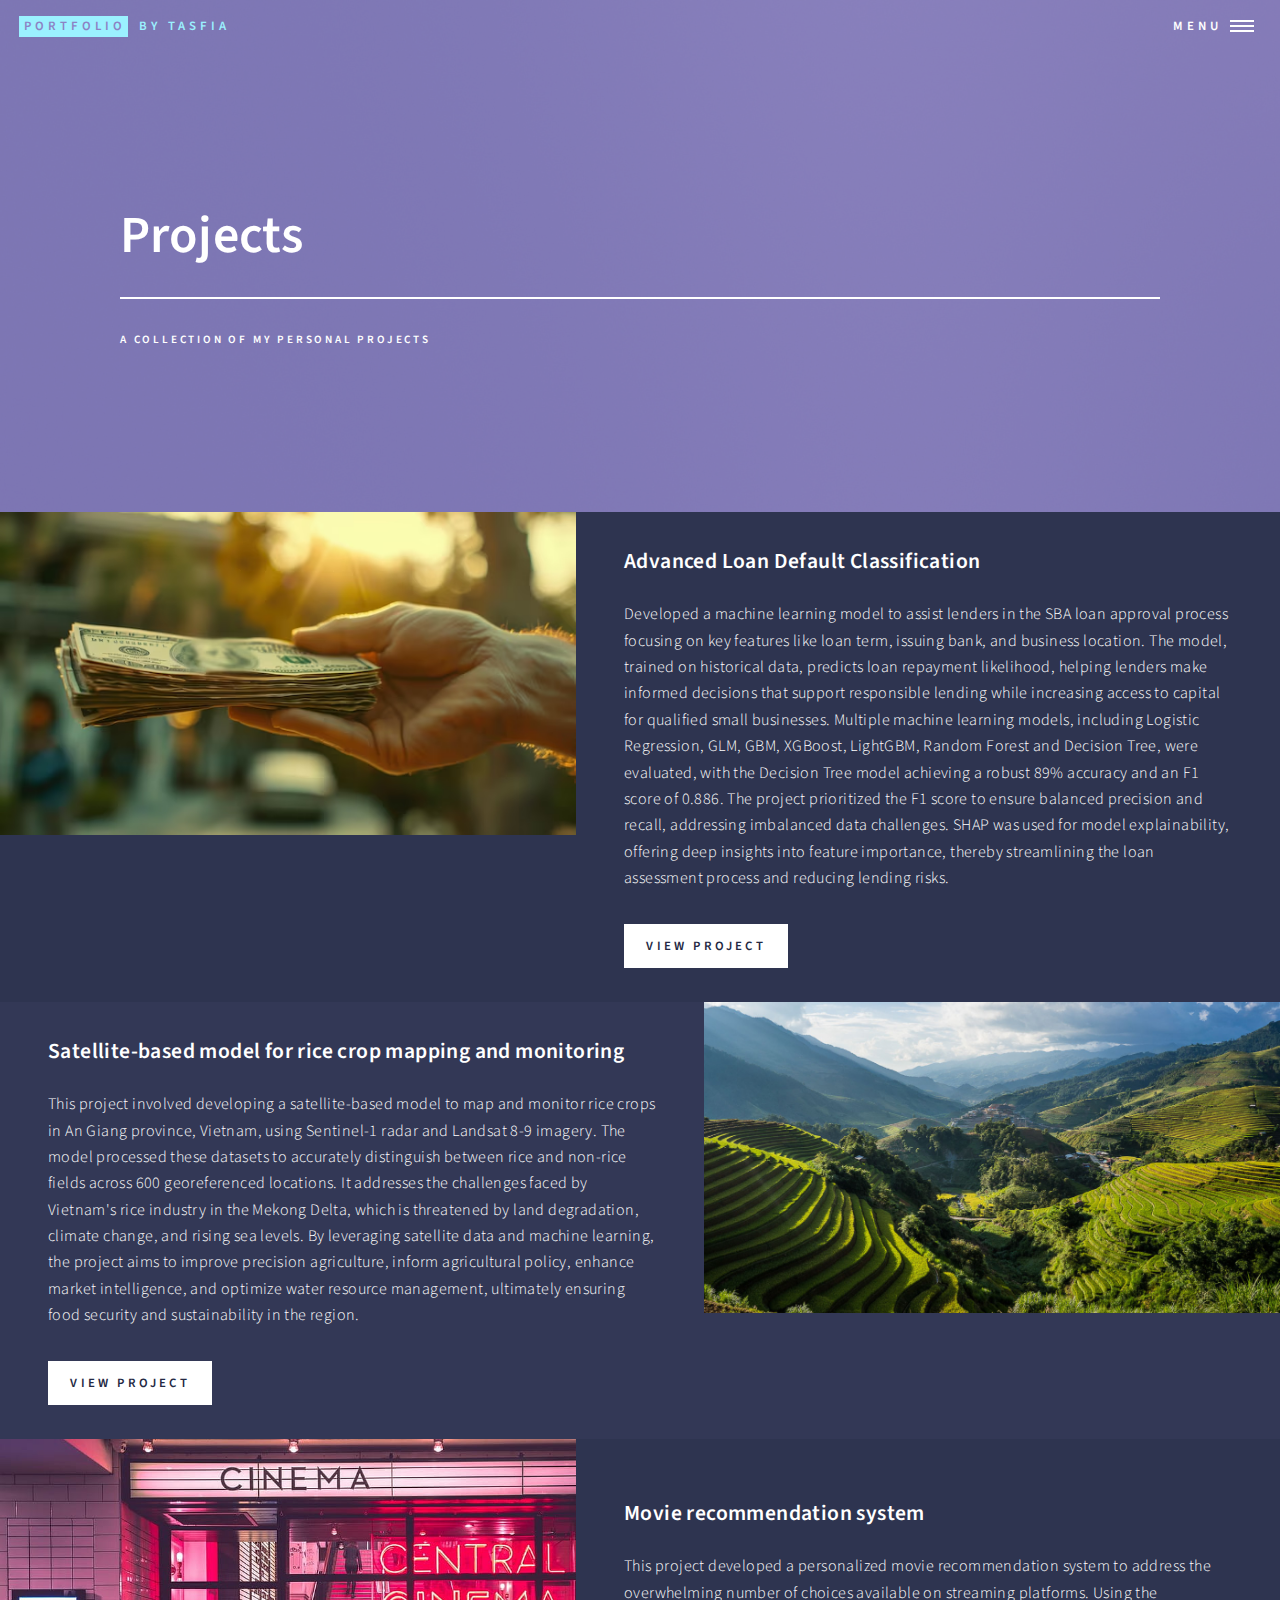
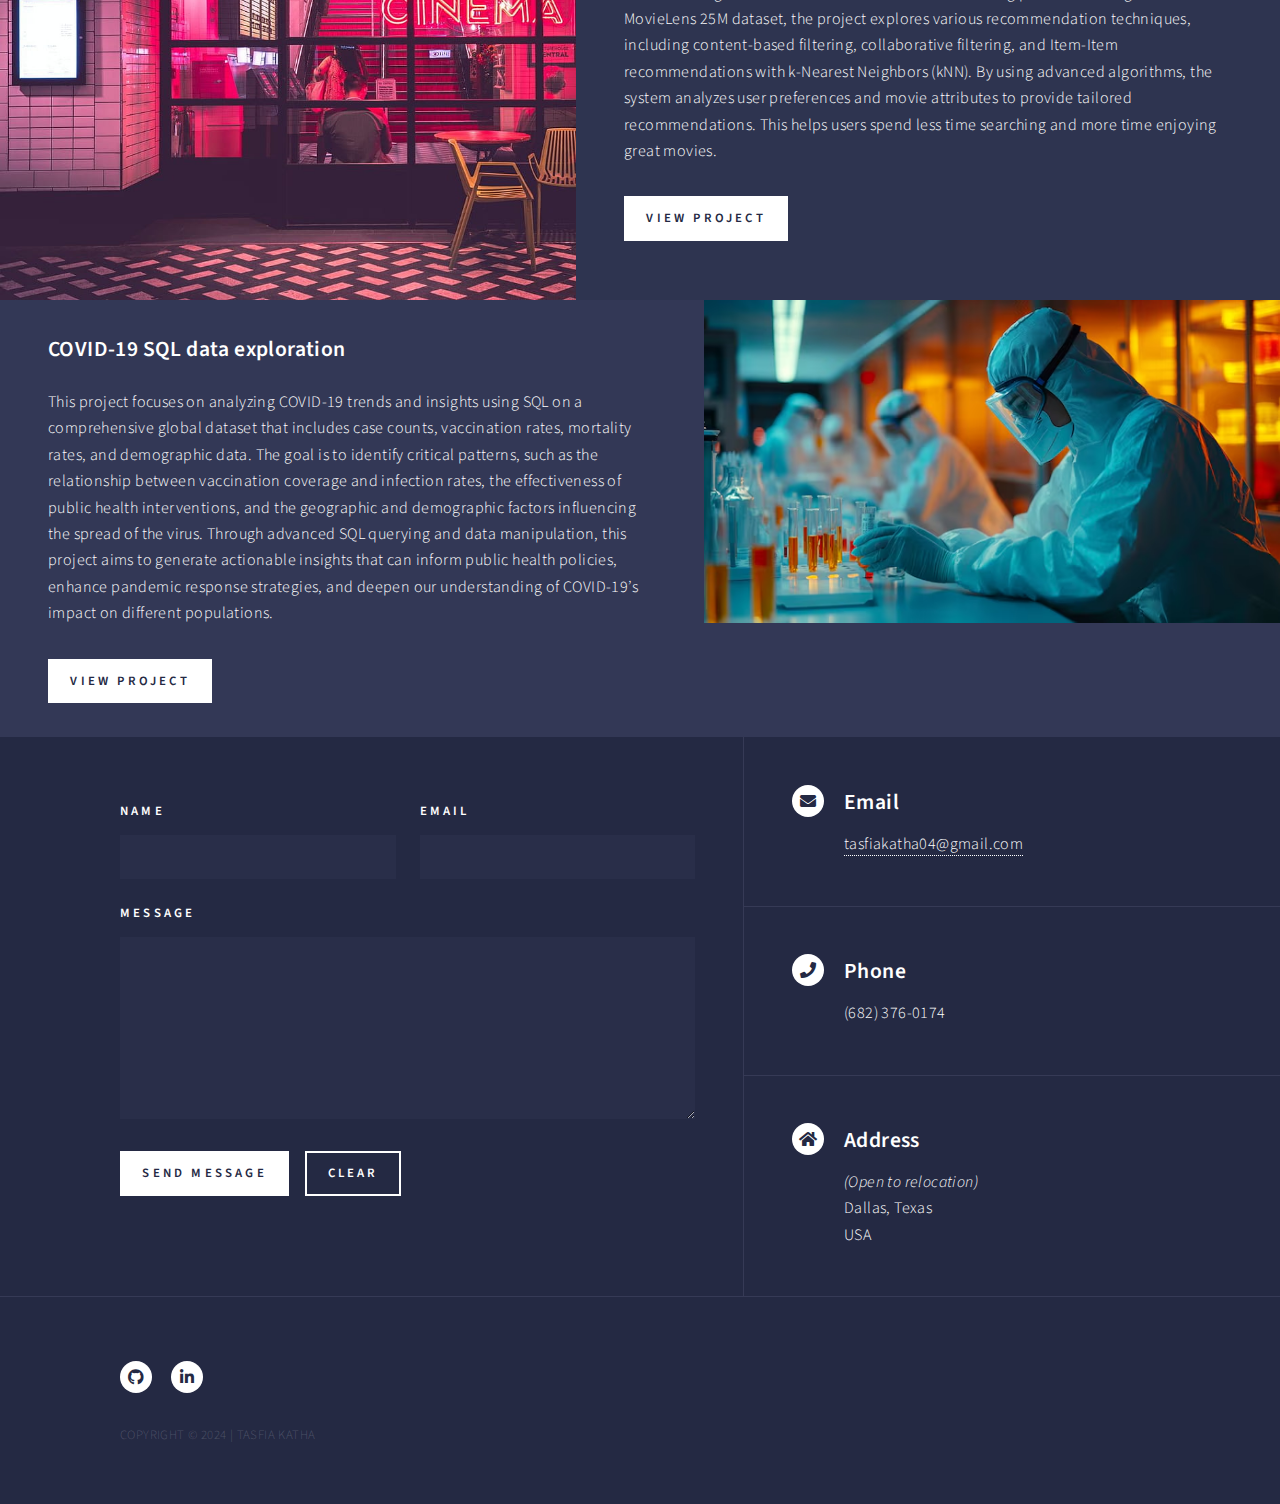
<file: projects.html>
<!DOCTYPE HTML>
<!--
	Forty by HTML5 UP
	html5up.net | @ajlkn
	Free for personal and commercial use under the CCA 3.0 license (html5up.net/license)
-->
<html>
	<head>
		<title>Projects</title>
		<meta charset="utf-8" />
		<meta name="viewport" content="width=device-width, initial-scale=1, user-scalable=no" />
		<link rel="stylesheet" href="assets/css/main.css" />
		<noscript><link rel="stylesheet" href="assets/css/noscript.css" /></noscript>
	</head>
	<body class="is-preload">

		<!-- Wrapper -->
			<div id="wrapper">

				<!-- Header -->
				<!-- Note: The "styleN" class below should match that of the banner element. -->
					<header id="header" class="alt style2">
						<a href="index.html" class="logo"><strong>Portfolio</strong> <span>by Tasfia</span></a>
						<nav>
							<a href="#menu">Menu</a>
						</nav>
					</header>

				<!-- Menu -->
					<nav id="menu">
						<ul class="links">
							<li><a href="index.html">Home</a></li>
							<li><a href="aboutme.html">About me</a></li>
							<li><a href="experience.html">Experience</a></li>
							<li><a href="projects.html">Projects</a></li>
							<li><a href="certifications.html">Certifications</a></li>
							<li><a href="skills.html">Skills</a></li>
							<li><a href="resume.html">Resume</a></li>
						</ul>
					</nav>

				<!-- Banner -->
				<!-- Note: The "styleN" class below should match that of the header element. -->
					<section id="banner" class="style2">
						<div class="inner">
							<span class="image">
								<img src="images/pic07.jpg" alt="" />
							</span>
							<header class="major">
								<h1>Projects</h1>
							</header>
							<div class="content">
								<p>A collection of my personal projects
								</p>
							</div>
						</div>
					</section>

				<!-- Main -->
					<div id="main">

						<!-- One -->
							

						<!-- Two -->
							<section id="two" class="spotlights">
								<section>
									<a class="image">
										<img src="images/money3.avif" alt="" data-position="center center" />
									</a>
									<div class="content">
										<div class="inner">
											<header>
												<h3>Advanced Loan Default Classification</h3>
											</header>
											<p>Developed a machine learning model to assist lenders in the SBA loan approval process focusing on key features like loan term, issuing bank, and business location. The model, trained on historical data, predicts loan repayment likelihood, helping lenders make informed decisions that support responsible lending while increasing access to capital for qualified small businesses. Multiple machine learning models, including Logistic Regression, GLM, GBM, XGBoost, LightGBM, Random Forest and Decision Tree, were evaluated, with the Decision Tree model achieving a robust 89% accuracy and an F1 score of 0.886. The project prioritized the F1 score to ensure balanced precision and recall, addressing imbalanced data challenges. SHAP was used for model explainability, offering deep insights into feature importance, thereby streamlining the loan assessment process and reducing lending risks.</p>
											<ul class="actions">
												<li><a href="https://github.com/tasfiakatha/SBA-loan-approval-prediction-model-python" target= "_blank" class="button primary">View project</a></li>
											</ul>
										</div>
									</div>
								</section>
								<section>
									<a class="image">
										<img src="images/ricefield.jfif" alt="" data-position="top center" />
									</a>
									<div class="content">
										<div class="inner">
											<header>
												<h3>Satellite-based model for rice crop mapping and monitoring</h3>
											</header>
											<p>This project involved developing a satellite-based model to map and monitor rice crops in An Giang province, Vietnam, using Sentinel-1 radar and Landsat 8-9 imagery. The model processed these datasets to accurately distinguish between rice and non-rice fields across 600 georeferenced locations. It addresses the challenges faced by Vietnam's rice industry in the Mekong Delta, which is threatened by land degradation, climate change, and rising sea levels. By leveraging satellite data and machine learning, the project aims to improve precision agriculture, inform agricultural policy, enhance market intelligence, and optimize water resource management, ultimately ensuring food security and sustainability in the region.</p>
											<ul class="actions">
												<li><a href="https://github.com/tasfiakatha/Satellite-based-classification-model-for-rice-crop-mapping" target= "_blank" class="button primary">View project</a></li>
											</ul>
										</div>
									</div>
								</section>
								<section>
									<a class="image">
										<img src="images/cinema.jpg" alt="" data-position="25% 25%" />
									</a>
									<div class="content">
										<div class="inner">
											<header>
												<h3>Movie recommendation system</h3>
											</header>
											<p>This project developed a personalized movie recommendation system to address the overwhelming number of choices available on streaming platforms. Using the MovieLens 25M dataset, the project explores various recommendation techniques, including content-based filtering, collaborative filtering, and Item-Item recommendations with k-Nearest Neighbors (kNN). By using advanced algorithms, the system analyzes user preferences and movie attributes to provide tailored recommendations. This helps users spend less time searching and more time enjoying great movies.</p>
											<ul class="actions">
												<li><a href="https://github.com/tasfiakatha/Movie-recommendation-system" target= "_blank" class="button primary">View project</a></li>
											</ul>
										</div>
									</div>
								</section>
								<!-- Four -->
								<section>
									<a class="image">
										<img src="images/covid4.avif" alt="" data-position="25% 25%" />
									</a>
									<div class="content">
										<div class="inner">
											<header>
												<h3>COVID-19 SQL data exploration</h3>
											</header>
											<p>This project focuses on analyzing COVID-19 trends and insights using SQL on a comprehensive global dataset that includes case counts, vaccination rates, mortality rates, and demographic data. The goal is to identify critical patterns, such as the relationship between vaccination coverage and infection rates, the effectiveness of public health interventions, and the geographic and demographic factors influencing the spread of the virus. Through advanced SQL querying and data manipulation, this project aims to generate actionable insights that can inform public health policies, enhance pandemic response strategies, and deepen our understanding of COVID-19’s impact on different populations.</p>
											<ul class="actions">
												<li><a href="https://github.com/tasfiakatha/COVID-19-SQL-data-exploration" target= "_blank" class="button primary">View project</a></li>
											</ul>
										</div>
									</div>
								</section>
							</section>

						

					</div>

				<!-- Contact -->
					<section id="contact">
						<div class="inner">
							<section>
								<form method="post" action="https://formspree.io/f/meojbvpg">
									<div class="fields">
										<div class="field half">
											<label for="name">Name</label>
											<input type="text" name="name" id="name" />
										</div>
										<div class="field half">
											<label for="email">Email</label>
											<input type="text" name="email" id="email" />
										</div>
										<div class="field">
											<label for="message">Message</label>
											<textarea name="message" id="message" rows="6"></textarea>
										</div>
									</div>
									<ul class="actions">
										<li><input type="submit" value="Send Message" class="primary" /></li>
										<li><input type="reset" value="Clear" /></li>
									</ul>
								</form>
							</section>
							<section class="split">
								<section>
									<div class="contact-method">
										<span class="icon solid alt fa-envelope"></span>
										<h3>Email</h3>
										<a href="mailto:tasfiakatha04@gmail.com">tasfiakatha04@gmail.com</a>
									</div>
								</section>
								<section>
									<div class="contact-method">
										<span class="icon solid alt fa-phone"></span>
										<h3>Phone</h3>
										<span>(682) 376-0174</span>
									</div>
								</section>
								<section>
									<div class="contact-method">
										<span class="icon solid alt fa-home"></span>
										<h3>Address</h3>
										<span><em>(Open to relocation)</em><br />
											Dallas, Texas<br />
											USA</span>
									</div>
								</section>
							</section>
						</div>
					</section>

				<!-- Footer -->
					<footer id="footer">
						<div class="inner">
							<ul class="icons">
								<li><a href="https://github.com/tasfiakatha" target="_blank" class="icon brands alt fa-github"><span class="label">GitHub</span></a></li>
								<li><a href="https://www.linkedin.com/in/tasfiakatha/" target="_blank" class="icon brands alt fa-linkedin-in"><span class="label">LinkedIn</span></a></li>
							</ul>
							<ul class="copyright">
								<li>COPYRIGHT &copy; 2024 | TASFIA KATHA</li>
							</ul>
						</div>
					</footer>

			</div>

		<!-- Scripts -->
			<script src="assets/js/jquery.min.js"></script>
			<script src="assets/js/jquery.scrolly.min.js"></script>
			<script src="assets/js/jquery.scrollex.min.js"></script>
			<script src="assets/js/browser.min.js"></script>
			<script src="assets/js/breakpoints.min.js"></script>
			<script src="assets/js/util.js"></script>
			<script src="assets/js/main.js"></script>

	</body>
</html>
</file>
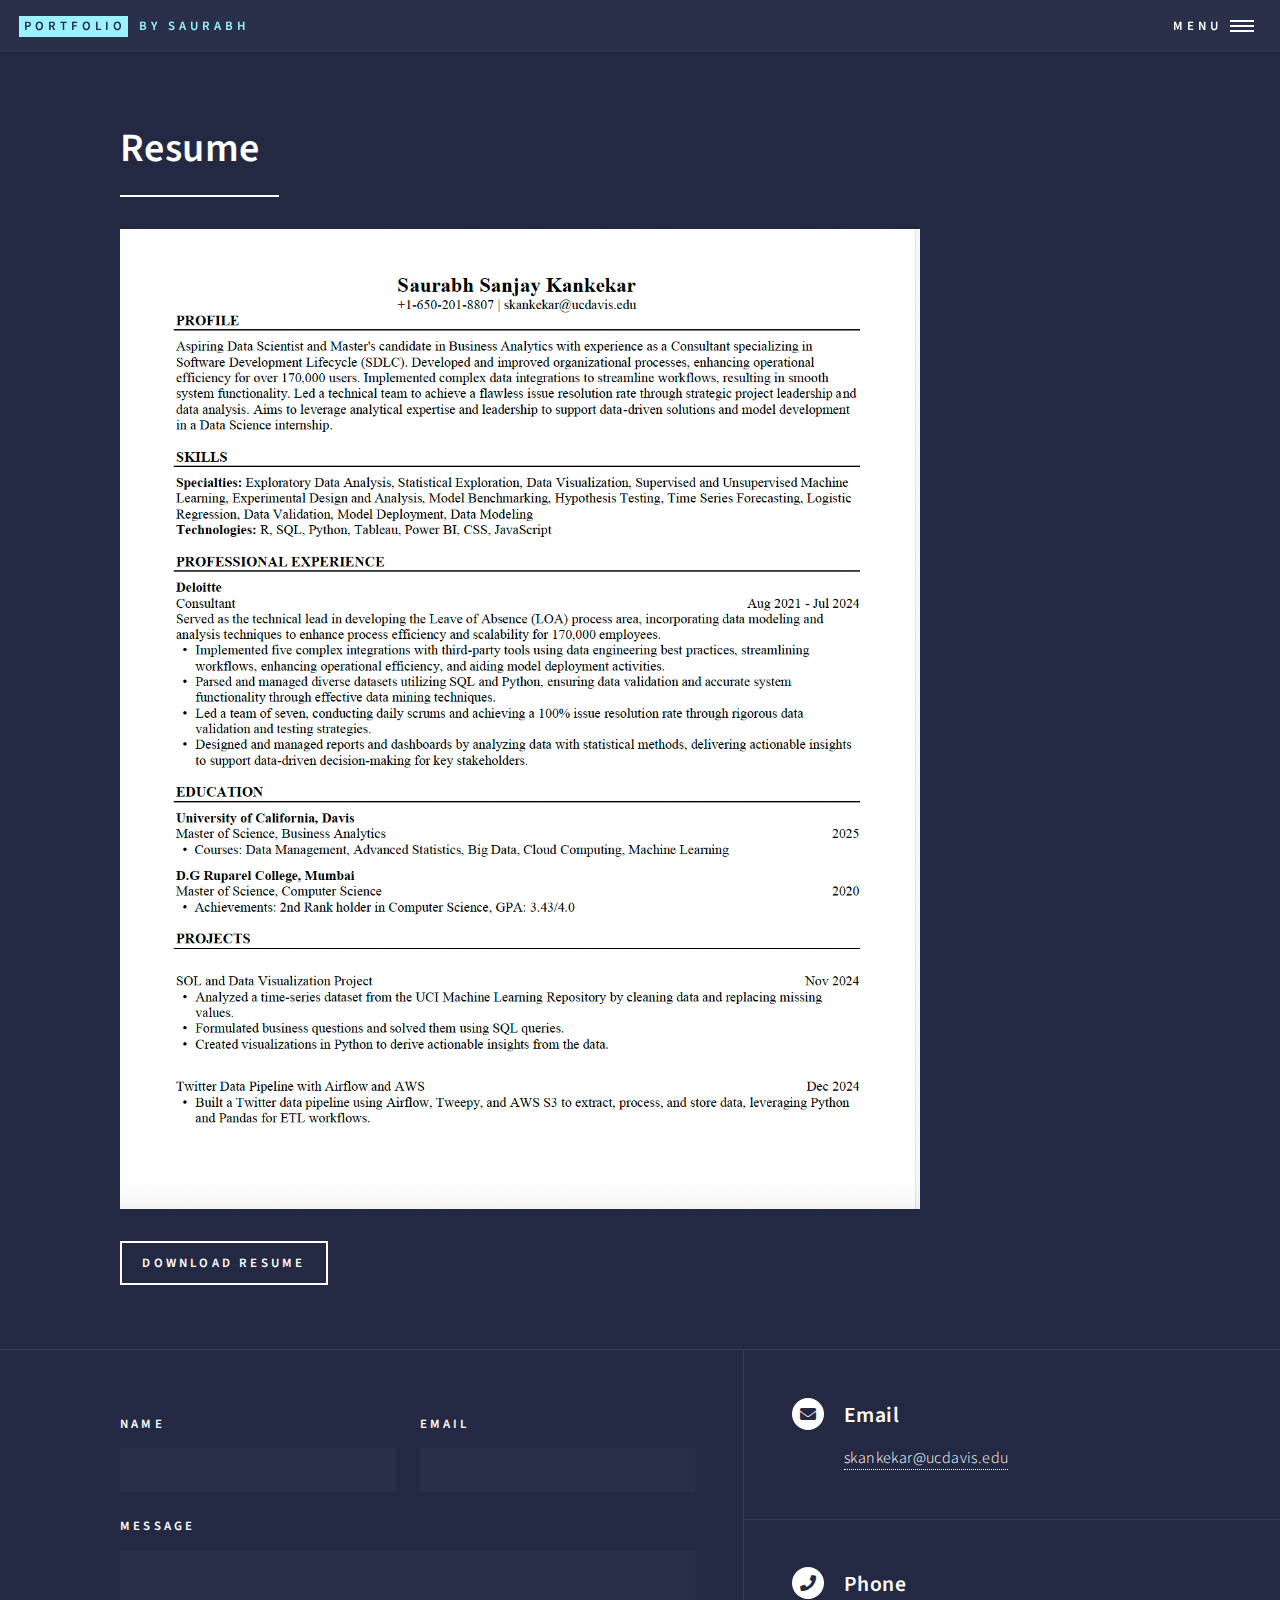
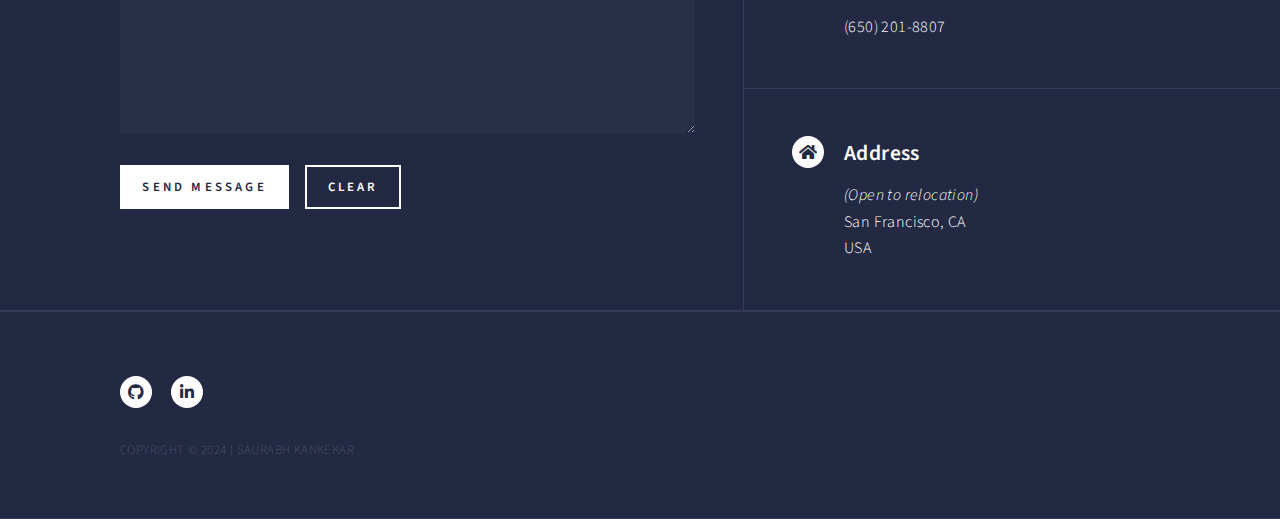
<file: resume.html>
<!DOCTYPE HTML>
<!--
	Forty by HTML5 UP
	html5up.net | @ajlkn
	Free for personal and commercial use under the CCA 3.0 license (html5up.net/license)
-->
<html>
	<head>
		<title>resume</title>
		<meta charset="utf-8" />
		<meta name="viewport" content="width=device-width, initial-scale=1, user-scalable=no" />
		<link rel="stylesheet" href="assets/css/main.css" />
		<noscript><link rel="stylesheet" href="assets/css/noscript.css" /></noscript>
	</head>
	<body class="is-preload">

		<!-- Wrapper -->
			<div id="wrapper">

				<!-- Header -->
					<header id="header">
						<a href="index.html" class="logo"><strong>Portfolio</strong> <span>by Saurabh</span></a>
						<nav>
							<a href="#menu">Menu</a>
						</nav>
					</header>

				<!-- Menu -->
					<nav id="menu">
						<ul class="links">
							<li><a href="index.html">Home</a></li>
							<li><a href="aboutme.html">About me</a></li>
							<li><a href="experience.html">Experience</a></li>
							<li><a href="projects.html">Projects</a></li>
							<li><a href="certifications.html">Certifications</a></li>
							<li><a href="skills.html">Skills</a></li>
							<li><a href="resume.html">Resume</a></li>
						</ul>
					</nav>

				<!-- Main -->
					<div id="main" class="alt">

						<!-- One -->
<section id="one">
	<div class="inner">
	  <header class="major">
		<h1>Resume</h1>
	  </header>
	  <div class="box alt">
		<span class="image fit">
		  <img src="images/Saurabh_Kankekar.png" alt="Resume" style="width: 800px; height: auto;" />
		</span>
		
      <a href="Saurabh_Kankekar.pdf" target="_blank" class="button">Download Resume</a>
	  </div>
	</div>
	
  </section>
  
  


				<!-- Contact -->
					<section id="contact">
						<div class="inner">
							<section>
								<form method="post" action="https://formspree.io/f/meojbvpg">
									<div class="fields">
										<div class="field half">
											<label for="name">Name</label>
											<input type="text" name="name" id="name" />
										</div>
										<div class="field half">
											<label for="email">Email</label>
											<input type="text" name="email" id="email" />
										</div>
										<div class="field">
											<label for="message">Message</label>
											<textarea name="message" id="message" rows="6"></textarea>
										</div>
									</div>
									<ul class="actions">
										<li><input type="submit" value="Send Message" class="primary" /></li>
										<li><input type="reset" value="Clear" /></li>
									</ul>
								</form>
							</section>
							<section class="split">
								<section>
									<div class="contact-method">
										<span class="icon solid alt fa-envelope"></span>
										<h3>Email</h3>
										<a href="mailto:skankekar@ucdavis.edu">skankekar@ucdavis.edu</a>
									</div>
								</section>
								<section>
									<div class="contact-method">
										<span class="icon solid alt fa-phone"></span>
										<h3>Phone</h3>
										<span>(650) 201-8807</span>
									</div>
								</section>
								<section>
									<div class="contact-method">
										<span class="icon solid alt fa-home"></span>
										<h3>Address</h3>
										<span><em>(Open to relocation)</em><br />
											San Francisco, CA<br />
											USA</span>
									</div>
								</section>
							</section>
						</div>
					</section>

				<!-- Footer -->
					<footer id="footer">
						<div class="inner">
							<ul class="icons">
								<li><a href="https://github.com/kankekarsaurabh" target="_blank" class="icon brands alt fa-github"><span class="label">GitHub</span></a></li>
								<li><a href="https://www.linkedin.com/in/saurabhkankekar/" target="_blank" class="icon brands alt fa-linkedin-in"><span class="label">LinkedIn</span></a></li>
							</ul>
							<ul class="copyright">
								<li>COPYRIGHT &copy; 2024 | SAURABH KANKEKAR</li>
							</ul>
						</div>
					</footer>

			</div>

		<!-- Scripts -->
			<script src="assets/js/jquery.min.js"></script>
			<script src="assets/js/jquery.scrolly.min.js"></script>
			<script src="assets/js/jquery.scrollex.min.js"></script>
			<script src="assets/js/browser.min.js"></script>
			<script src="assets/js/breakpoints.min.js"></script>
			<script src="assets/js/util.js"></script>
			<script src="assets/js/main.js"></script>

	</body>
</html>
</file>
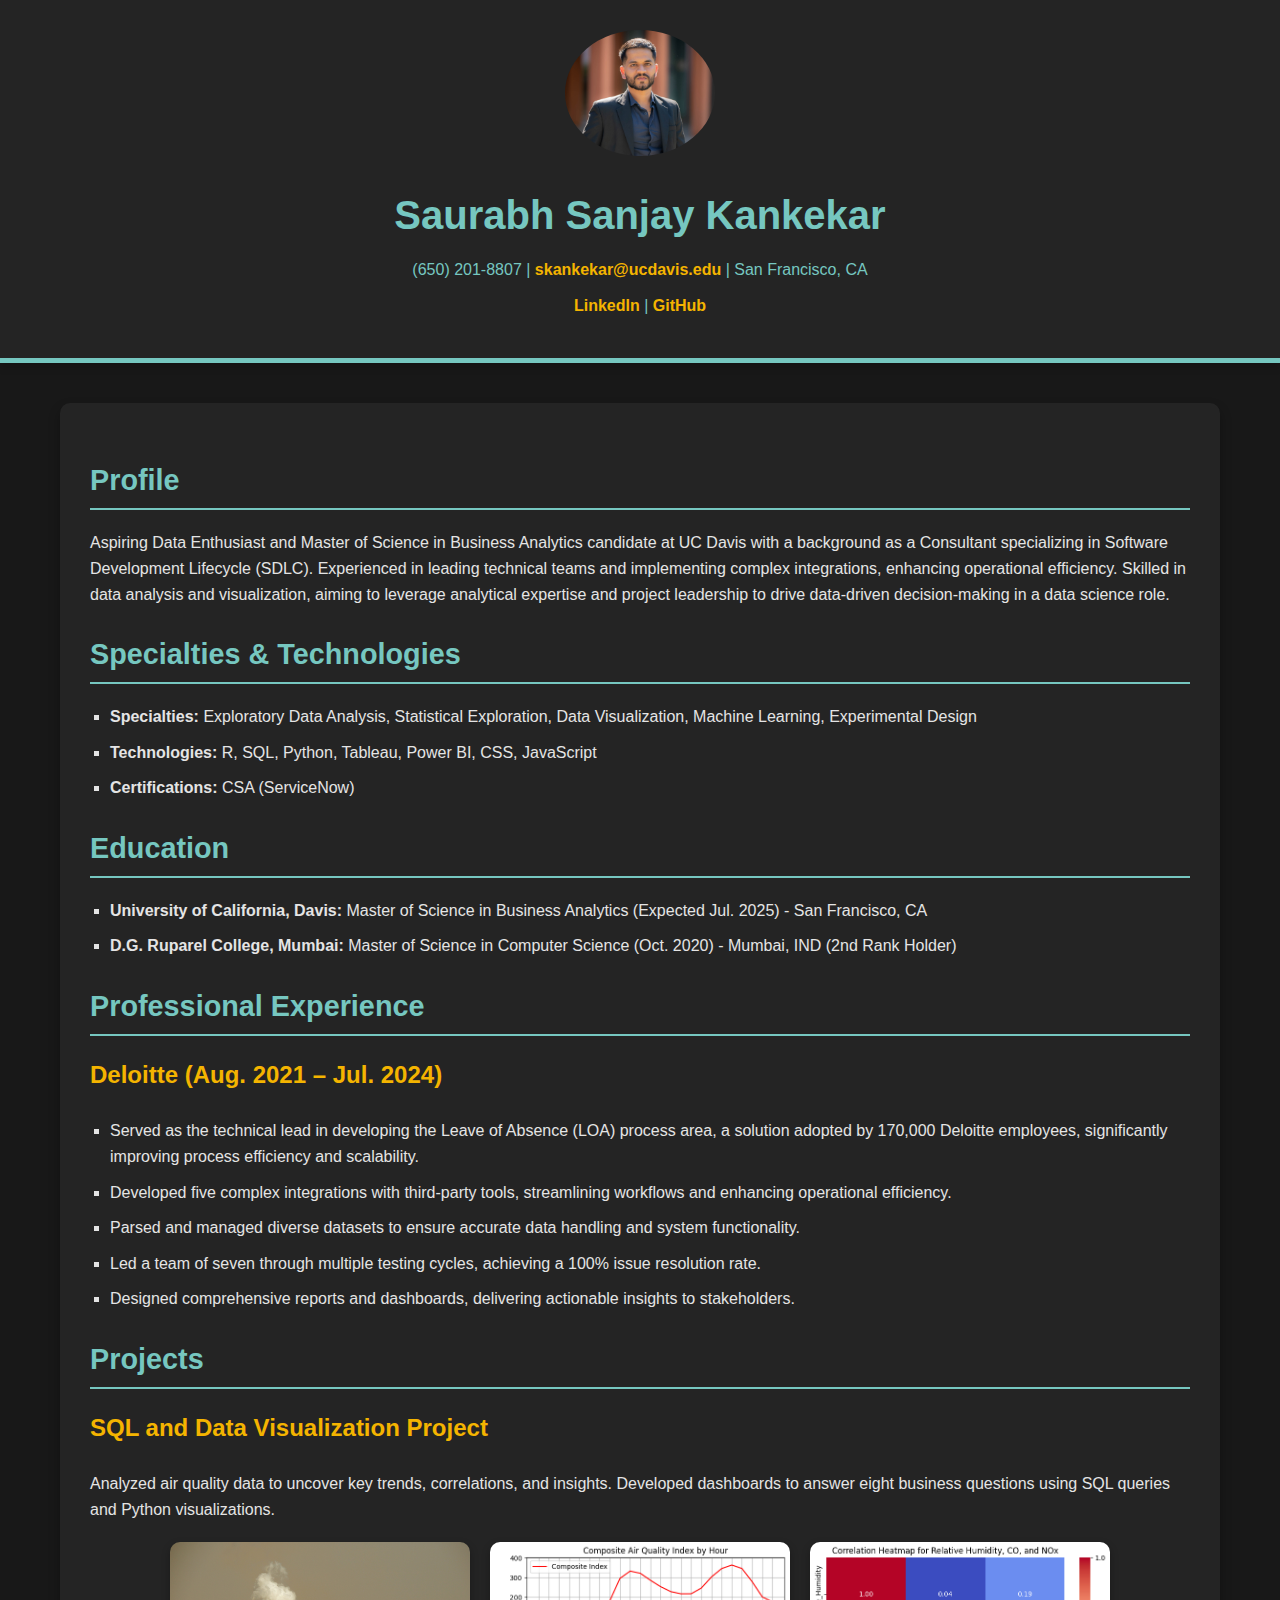
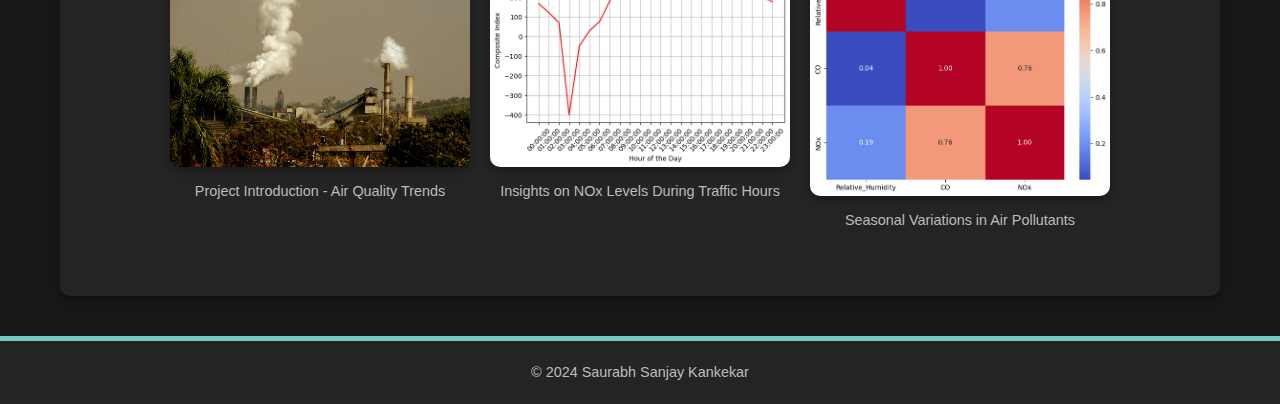
<file: test.html>
<!DOCTYPE html>
<html lang="en">
<head>
    <meta charset="UTF-8">
    <meta name="viewport" content="width=device-width, initial-scale=1.0">
    <title>Saurabh Kankekar - Resume</title>
    <style>
        /* General styling */
        body {
            font-family: 'Roboto', Arial, sans-serif;
            margin: 0;
            padding: 0;
            background-color: #181818;
            color: #e4e4e4;
            line-height: 1.6;
        }

        /* Header styling */
        header {
            background-color: #242424;
            color: #76c7c0;
            padding: 30px;
            text-align: center;
            border-bottom: 5px solid #76c7c0;
            box-shadow: 0 4px 8px rgba(0, 0, 0, 0.2);
        }

        header img {
            border-radius: 50%;
            width: 150px;
            height: auto;
            object-fit: cover;
            margin-bottom: 10px;
        }

        header h1 {
            margin: 10px 0 0;
            font-size: 2.5em;
            font-weight: bold;
        }

        header p {
            margin: 10px 0;
        }

        header a {
            color: #f4b400;
            text-decoration: none;
            font-weight: bold;
        }

        header a:hover {
            text-decoration: underline;
        }

        /* Container styling */
        .container {
            max-width: 1100px;
            margin: 40px auto;
            padding: 30px;
            background: #242424;
            border-radius: 10px;
            box-shadow: 0 6px 12px rgba(0, 0, 0, 0.3);
        }

        /* Section headings */
        h2 {
            color: #76c7c0;
            font-size: 1.8em;
            border-bottom: 2px solid #76c7c0;
            padding-bottom: 5px;
            margin-bottom: 20px;
        }

        h3 {
            color: #f4b400;
            font-size: 1.5em;
            margin-top: 20px;
        }

        /* Lists */
        ul {
            list-style-type: square;
            margin: 20px 0;
            padding-left: 20px;
        }

        ul li {
            margin: 10px 0;
        }

        /* Gallery styling */
        .gallery {
            margin: 20px 0;
            display: flex;
            flex-wrap: wrap;
            gap: 20px;
            justify-content: center;
        }

        .gallery img {
            width: 300px;
            border-radius: 10px;
            box-shadow: 0 4px 8px rgba(0, 0, 0, 0.3);
        }

        .gallery .description {
            width: 300px;
            text-align: center;
            font-size: 0.9em;
            color: #bcbcbc;
            margin-top: 5px;
        }

        /* Footer */
        footer {
            text-align: center;
            padding: 20px 0;
            background: #242424;
            color: #bcbcbc;
            font-size: 0.9em;
            border-top: 5px solid #76c7c0;
            margin-top: 40px;
        }

        footer p {
            margin: 0;
        }
    </style>
</head>
<body>
    <header>
        <img src="image.jpg" alt="Saurabh Kankekar">
        <h1>Saurabh Sanjay Kankekar</h1>
        <p>(650) 201-8807 | <a href="mailto:skankekar@ucdavis.edu">skankekar@ucdavis.edu</a> | San Francisco, CA</p>
        <p>
            <a href="https://www.linkedin.com/in/saurabhkankekar/" target="_blank">LinkedIn</a> |
            <a href="https://kankekarsaurabh.github.io" target="_blank">GitHub</a>
        </p>
    </header>

    <div class="container">
        <section>
            <h2>Profile</h2>
            <p>Aspiring Data Enthusiast and Master of Science in Business Analytics candidate at UC Davis with a background as a Consultant specializing in Software Development Lifecycle (SDLC). Experienced in leading technical teams and implementing complex integrations, enhancing operational efficiency. Skilled in data analysis and visualization, aiming to leverage analytical expertise and project leadership to drive data-driven decision-making in a data science role.</p>
        </section>

        <section>
            <h2>Specialties & Technologies</h2>
            <ul>
                <li><strong>Specialties:</strong> Exploratory Data Analysis, Statistical Exploration, Data Visualization, Machine Learning, Experimental Design</li>
                <li><strong>Technologies:</strong> R, SQL, Python, Tableau, Power BI, CSS, JavaScript</li>
                <li><strong>Certifications:</strong> CSA (ServiceNow)</li>
            </ul>
        </section>

        <section>
            <h2>Education</h2>
            <ul>
                <li><strong>University of California, Davis:</strong> Master of Science in Business Analytics (Expected Jul. 2025) - San Francisco, CA</li>
                <li><strong>D.G. Ruparel College, Mumbai:</strong> Master of Science in Computer Science (Oct. 2020) - Mumbai, IND (2nd Rank Holder)</li>
            </ul>
        </section>

        <section>
            <h2>Professional Experience</h2>
            <h3>Deloitte (Aug. 2021 – Jul. 2024)</h3>
            <ul>
                <li>Served as the technical lead in developing the Leave of Absence (LOA) process area, a solution adopted by 170,000 Deloitte employees, significantly improving process efficiency and scalability.</li>
                <li>Developed five complex integrations with third-party tools, streamlining workflows and enhancing operational efficiency.</li>
                <li>Parsed and managed diverse datasets to ensure accurate data handling and system functionality.</li>
                <li>Led a team of seven through multiple testing cycles, achieving a 100% issue resolution rate.</li>
                <li>Designed comprehensive reports and dashboards, delivering actionable insights to stakeholders.</li>
            </ul>
        </section>

        <section>
            <h2>Projects</h2>
            <h3>SQL and Data Visualization Project </h3>
            <p>Analyzed air quality data to uncover key trends, correlations, and insights. Developed dashboards to answer eight business questions using SQL queries and Python visualizations.</p>
            <div class="gallery">
                <div>
                    <img src="air_quality_intro.png" alt="Air Quality Introduction">
                    <p class="description">Project Introduction - Air Quality Trends</p>
                </div>
                <div>
                    <img src="air_quality_insight.png" alt="Insight on NOx Levels">
                    <p class="description">Insights on NOx Levels During Traffic Hours</p>
                </div>
                <div>
                    <img src="air_quality_seasonal.png" alt="Seasonal Patterns">
                    <p class="description">Seasonal Variations in Air Pollutants</p>
                </div>
            </div>
        </section>
    </div>

    <footer>
        <p>© 2024 Saurabh Sanjay Kankekar</p>
    </footer>
</body>
</html>
</file>
<file: exp.css>
/* General styles */
.timeline {
  position: relative;
  padding: 20px 0;
  margin-bottom: 0px;
}

/* Center the timeline and adjust list styling */
.timeline-list {
  list-style: none;
  padding: 0;
  margin: 0;
  position: relative;
  color: var(--light-gray); /* Consistent text color */
  flex-basis: 80%;
}

/* Timeline item container centered with margin */
.timeline-item {
  position: relative;
  margin: 10px auto; /* Centers the timeline item */
  width: 75vw; /* Default width */
  padding-left: 50px; /* Initial left padding */
  padding-right: 40px;
  padding-top: 20px;
  padding-bottom: 20px;
  background-color: #242943; /* Dark background for contrast */
  border-radius: 10px; /* Rounded corners for a softer look */
  transition: background-color 0.3s, box-shadow 0.3s;
  box-shadow: 0 2px 10px rgba(0, 0, 0, 0.2); /* Subtle shadow */
}
.timeline-item + .timeline-item {
  margin-top: 0 !important; /* No margin between timeline items */
  margin-bottom: 0 !important;
}

/* Title and subtitle styles for the timeline item */
.timeline-item-title {
  font-size: var(--fs-5); /* Slightly larger text for titles */
  line-height: 1.5; /* Improved line spacing */
  margin-bottom: 10px;
  color: var(--text-white); /* Bright title text color */
}

/* Date style inside timeline item */
.timeline-item .date {
  color: var(--light-gray);
  font-weight: var(--fw-300);
  font-size: var(--fs-6);
  margin-bottom: 8px; /* More space between date and content */
}

/* Text list inside timeline item */
.timeline-text-ul {
  color: var(--light-gray);
  list-style-type: disc;
  padding-left: 25px;
}

.timeline-text-ul li {
  font-weight: var(--fw-300);
  margin-bottom: 8px; /* Increased spacing between list items */
  line-height: 1.6; /* Better line spacing */
}

/* Sleek vertical line */
.timeline-item::before {
  content: "";
  position: absolute;
  left: 25px; /* Position of the vertical line */
  top: 0;
  bottom: 0;
  width: 0.5px; /* Slightly thin, precise line */
  background: linear-gradient(to bottom, #00BFFF, #ff0099); /* Smooth gradient for a tech look */
  z-index: 0;
  filter: blur(0.3px); /* Soft blur for a polished effect */
}

/* Modern and techy circle with gradient and inner glow */
.timeline-item::after {
  content: "";
  position: absolute;
  left: 18px; /* Adjusted position for circle */
  top: 30px; /* Circle position */
  width: 14px; /* Slightly smaller, sharper circle */
  height: 14px; /* Keeping the circle size proportional */
  border-radius: 50%; /* Keeps the circle shape */
  background: #ffc107; /* Gradient matching your extra circles */
  z-index: 1;
  box-shadow: 0 0 10px rgba(255, 255, 255, 0.6), 0 0 20px rgba(255, 255, 255, 0.3);
}

/* Hover effect for timeline items */
.timeline-item:hover {
  background-color: rgba(255, 255, 255, 0.1);
  box-shadow: 0 4px 15px rgba(0, 0, 0, 0.3); /* Stronger shadow on hover */
}

/* Hover effect for circles */
.timeline-item:hover::after {
  background-color: #FFFFFF; /* Change circle color on hover */
  box-shadow: 0 0 10px rgba(255, 193, 7, 0.7); /* Bright glow on hover */
}

.timeline-item-logo {
  flex-shrink: 0; /* Prevent logo from shrinking */
  width: auto; /* Allow width to be determined by content */
  max-width: 40px; /* Maintain max width */
  margin-right: 10px; /* Maintain space */
}

.timeline-item-logo img {
  max-width: 100%; /* Ensure it scales properly */
  height: auto; /* Maintain aspect ratio */
}

.tile {
  position: relative;
  width: 80px; /* Adjust as needed */
  height: 80px; /* Adjust as needed */
  background: rgba(255, 255, 255, 0.05);
  box-shadow: 0 10px 20px rgba(0, 0, 0, 0.2);
  border-radius: 10px;
  display: flex;
  justify-content: center;
  align-items: center;
  backdrop-filter: blur(8px);
  flex-basis: 20%;
  padding-right: 20px;
  align-self: flex-start;
  margin-top: 30px;
}

.tile .content {
  position: relative;
  display: flex;
  justify-content: center;
  align-items: center;
  flex-direction: column;
  opacity: 0.8;
  transition: 0.5s;
  padding-left: 20px;
}

.tile .content .contentBx {
  display: flex;
  flex-direction: column; /* Stack image and text vertically */
  align-items: center; /* Center align content */
  text-align: center; /* Center text */
}

.tile:hover .content {
  opacity: 1;
  transform: translateY(-10px);
}

.tile .content .contentBx h3 {
  color: #fff;
  text-transform: uppercase;
  letter-spacing: 1px;
  font-weight: 500;
  font-size: 14px;
  text-align: center;
  margin-top: 10px;
  line-height: 1.1em;
}

.experience-section {
  display: flex;
  justify-content: center; /* To center the content horizontally */
  align-items: flex-start; /* To align both items at the top */
  padding: 20px;
  border: none !important;
  margin-bottom: 0px !important;
  margin-top: 0px !important;
}

.experience-container {
  display: flex;
  flex-direction: row;
  align-items: flex-start;
  border: none !important;
  margin-bottom: 0 !important;
  margin-top: 0px !important;
}

#one .inner {
  display: flex;
  align-items: center;
  justify-content: space-between;
  flex-wrap: wrap;
}

#one div {
  padding: 10px;
}

/* Mobile styles */
@media (max-width: 768px) {
  #one .inner {
    flex-direction: column;
    align-items: flex-start;
  }

  #one div {
    width: 100%;
    margin: 0;
  }

  #one img {
    max-width: 100%;
    height: auto;
  }
  
}

/* Responsive Styles */
@media (max-width: 1200px) {
  .timeline-item {
    width: 90vw; /* Adjust width for medium screens */
    padding-left: 10%; /* Responsive left padding */
    padding-right: 20px; /* Keep right padding */
  }
}

@media (max-width: 768px) {
  .timeline-item {
    width: 75vw; /* Full width on smaller screens */
    padding-left: 15%; /* Less left padding for smaller screens */
    padding-right: 20px; /* Keep right padding */
  }
  .timeline-item-logo {
    width: 15%;
    max-width: 30px;
  }

  .timeline-item-logo img {
    width: 100%;
    max-width: 10px; /* Ensure the image scales properly */
    height: auto; /* Maintain aspect ratio */
  }
  .tile {
    width: 60px; /* Adjust tile size for smaller screens */
    height: 60px; /* Adjust tile size for smaller screens */
  }

  .tile .content .contentBx h3 {
    font-size: 10px; /* Smaller font size for titles */
  }
  
}

@media (max-width: 480px) {
  .timeline-item-title {
    font-size: var(--fs-6); /* Smaller font size for titles */
  }

  .timeline-item-logo {
    width: 20%;
    max-width: 20px;
  }

  .timeline-item .date {
    font-size: var(--fs-7); /* Smaller font size for dates */
  }

  .timeline-text-ul li {
    font-size: 14px; /* Smaller font size for list items */
  }

  .tile {
    width: 50px; /* Further adjust tile size for very small screens */
    height: 50px; /* Further adjust tile size for very small screens */
  }

  .tile .content .contentBx h3 {
    font-size: 10px; /* Smaller font size for titles */
  }
}
</file>
<file: assets/css/noscript.css>
/*
	Forty by HTML5 UP
	html5up.net | @ajlkn
	Free for personal and commercial use under the CCA 3.0 license (html5up.net/license)
*/

/* Banner */

	body.is-preload #banner:after {
		opacity: 0.85;
	}

	body.is-preload #banner > .inner {
		-moz-filter: none;
		-webkit-filter: none;
		-ms-filter: none;
		filter: none;
		-moz-transform: none;
		-webkit-transform: none;
		-ms-transform: none;
		transform: none;
		opacity: 1;
	}
</file>
<file: cert.css>
@import url(https://fonts.googleapis.com/css?family=Poppins:300,400,500);

* {
    margin: 0;
    padding: 0;
    font-family: 'Poppins', sans-serif;
}

body {
    display: flex;
    justify-content: center;
    align-items: flex-start; /* Align items to the top so content flows naturally */
    flex-wrap: wrap;
    background: #242943;
    min-height: 100vh;
    overflow-y: auto; /* Ensure vertical scrolling */
    padding: 20px; /* Optional: add some padding */
}

h1 {
    position: relative;
    z-index: 2;
    color: #fff;
    text-transform: uppercase;
    font-size: 40px;
    letter-spacing: 5px;
    margin-bottom: 50px;
    font-weight: 500;
    text-align: center;
    padding: 10px 20px;
    background: rgba(255, 255, 255, 0.1);
    border-radius: 10px;
    box-shadow: 0 5px 20px rgba(0, 0, 0, 0.2);
}

h1::before, h1::after {
    content: '';
    position: absolute;
    width: 100px;
    height: 5px;
    background: linear-gradient(to right, #ff0099, #00ccff);
    top: 100%;
    left: 50%;
    transform: translateX(-50%);
}

section {
    position: relative;
    width: 100%;
}

section::before {
    content: '';
    position: absolute;
    top: 0;
    right: 10%;
    width: 46.607vw;
    height: 107.143vh;
    background: linear-gradient(#00BFFF, rgb(255, 0, 123));
    clip-path: circle(30% at right 70%);
}

section::after {
    content: '';
    position: absolute;
    top: 0;
    left: 10%;
    width: 54.375vw;
    height: 125vh;
    background: linear-gradient(#2196f3, #e91e63);
    clip-path: circle(20% at 10% 20%);
}

section .extra-circle-1 {
    position: absolute;
    top: 50%;
    left: 30%;
    width: 19.4196vw;
    height: 44.6429vh;
    background: linear-gradient(#ff0099, #ff6699);
    clip-path: circle(50% at 50% 50%);
}

section .extra-circle-2 {
    position: absolute;
    bottom: 20%;
    right: 10%;
    width: 19.4196vw;
    height: 44.6429vh;
    background: linear-gradient(#00FFFF, #ff6699);
    clip-path: circle(50% at 50% 50%);
}

.container {
    position: relative;
    z-index: 1;
    display: flex;
    justify-content: center;
    align-items: flex-start; /* Change to flex-start to allow natural scroll */
    flex-wrap: wrap;
    margin: 40px 0;
    width: 100%;
}

.container .card {
    position: relative;
    width: 300px;
    height: 400px;
    background: rgba(255, 255, 255, 0.05);
    margin: 20px;
    box-shadow: 0 15px 35px rgba(0, 0, 0, 0.2);
    border-radius: 15px;
    display: flex;
    justify-content: center;
    align-items: center;
    backdrop-filter: blur(10px);
    overflow: hidden;
}

.container .card .content {
    position: relative;
    display: flex;
    justify-content: center;
    align-items: center;
    flex-direction: column;
    opacity: 0.5;
    transition: 0.5s;
}

.container .card:hover .content {
    opacity: 1;
    transform: translateY(-20px);
}

.container .card .content .imgBx {
    position: relative;
    width: 150px;
    height: 150px;
    border-radius: 50%;
    overflow: hidden;
    border: 10px solid rgba(0, 0, 0, 0.25);
}

.container .card .content .imgBx img {
    position: absolute;
    top: 0;
    left: 0;
    width: 100%;
    height: 100%;
    object-fit: cover;
}

.container .card .content .contentBx h3 {
    color: #fff;
    text-transform: uppercase;
    letter-spacing: 2px;
    font-weight: 500;
    font-size: 18px;
    text-align: center;
    margin: 20px 0 10px;
    line-height: 1.1em;
}

.container .card .content .contentBx h3 span {
    font-size: 12px;
    font-weight: 300;
    text-transform: initial;
}

.container .card .sci {
    position: absolute;
    bottom: 50px;
    display: flex;
}

.container .card .sci li {
    list-style: none;
    margin: 0 10px;
    transform: translateY(40px);
    transition: 0.5s;
    opacity: 0;
    transition-delay: calc(0.1s * var(--i));
}

.container .card:hover .sci li {
    transform: translateY(0px);
    opacity: 1;
}

.container .card .sci li a {
    color: #fff;
    font-size: 24px;
}

/* For tablet screens */
@media screen and (max-width: 768px) {
    section::before {
        top: 3%;
        right: 16.1%; /* Adjust position for smaller screens */
    }

    section::after {
        top: 0%;
        left: 16.2%; /* Adjust position for smaller screens */
    }

    section .extra-circle-1 {
        top: 65%; /* Shift down slightly */
        left: 20%; /* Move towards the left */
        width: 25vw;
        height: 20vh;
    }

    section .extra-circle-2 {
        bottom: 65.2%;
        right: 30%; /* Adjust to fit screen */
        width: 35vw;
        height: 30vh;
    }
}

/* For mobile screens */
@media screen and (max-width: 480px) {
    section::before {
        top: 10%;
        right: 11.2%; /* Further adjust for small screens */
    }

    section::after {
        top: 8%;
        left: 11.2%; /* Further adjust for small screens */
    }

    section .extra-circle-1 {
        top: 75%; /* Adjust for smaller height */
        left: 30%; /* Shift for better visibility */
        width: 8.75vw;
        height: 8.75h;
    }

    section .extra-circle-2 {
        bottom: 70%;
        right: 25%; /* Shift to stay on screen */
        width: 13.125vw;
        height: 13.125vh;
    }
}
</file>
<file: assets/css/main.css>
@import url(fontawesome-all.min.css);
@import url("https://fonts.googleapis.com/css?family=Source+Sans+Pro:300,300italic,600,600italic");

/*
	Forty by HTML5 UP
	html5up.net | @ajlkn
	Free for personal and commercial use under the CCA 3.0 license (html5up.net/license)
*/

html, body, div, span, applet, object,
iframe, h1, h2, h3, h4, h5, h6, p, blockquote,
pre, a, abbr, acronym, address, big, cite,
code, del, dfn, em, img, ins, kbd, q, s, samp,
small, strike, strong, sub, sup, tt, var, b,
u, i, center, dl, dt, dd, ol, ul, li, fieldset,
form, label, legend, table, caption, tbody,
tfoot, thead, tr, th, td, article, aside,
canvas, details, embed, figure, figcaption,
footer, header, hgroup, menu, nav, output, ruby,
section, summary, time, mark, audio, video {
	margin: 0;
	padding: 0;
	border: 0;
	font-size: 100%;
	font: inherit;
	vertical-align: baseline;}

article, aside, details, figcaption, figure,
footer, header, hgroup, menu, nav, section {
	display: block;}

body {
	line-height: 1;
}

ol, ul {
	list-style: none;
}

blockquote, q {
	quotes: none;
}

	blockquote:before, blockquote:after, q:before, q:after {
		content: '';
		content: none;
	}

table {
	border-collapse: collapse;
	border-spacing: 0;
}

body {
	-webkit-text-size-adjust: none;
}

mark {
	background-color: transparent;
	color: inherit;
}

input::-moz-focus-inner {
	border: 0;
	padding: 0;
}

input, select, textarea {
	-moz-appearance: none;
	-webkit-appearance: none;
	-ms-appearance: none;
	appearance: none;
}

/* Basic */

	@-ms-viewport {
		width: device-width;
	}

	body {
		-ms-overflow-style: scrollbar;
	}

	@media screen and (max-width: 480px) {

		html, body {
			min-width: 320px;
		}

	}

	html {
		box-sizing: border-box;
	}

	*, *:before, *:after {
		box-sizing: inherit;
	}

	body {
		background: #242943;
	}

		body.is-preload *, body.is-preload *:before, body.is-preload *:after {
			-moz-animation: none !important;
			-webkit-animation: none !important;
			-ms-animation: none !important;
			animation: none !important;
			-moz-transition: none !important;
			-webkit-transition: none !important;
			-ms-transition: none !important;
			transition: none !important;
		}

/* Type */

	body, input, select, textarea {
		color: #ffffff;
		font-family: "Source Sans Pro", Helvetica, sans-serif;
		font-size: 17pt;
		font-weight: 300;
		letter-spacing: 0.025em;
		line-height: 1.65;
	}

		@media screen and (max-width: 1680px) {

			body, input, select, textarea {
				font-size: 14pt;
			}

		}

		@media screen and (max-width: 1280px) {

			body, input, select, textarea {
				font-size: 12pt;
			}

		}

		@media screen and (max-width: 360px) {

			body, input, select, textarea {
				font-size: 11pt;
			}

		}

	a {
		-moz-transition: color 0.2s ease-in-out, border-bottom-color 0.2s ease-in-out;
		-webkit-transition: color 0.2s ease-in-out, border-bottom-color 0.2s ease-in-out;
		-ms-transition: color 0.2s ease-in-out, border-bottom-color 0.2s ease-in-out;
		transition: color 0.2s ease-in-out, border-bottom-color 0.2s ease-in-out;
		border-bottom: dotted 1px;
		color: inherit;
		text-decoration: none;
	}

		a:hover {
			border-bottom-color: transparent;
			color: #9bf1ff !important;
		}

		a:active {
			color: #53e3fb !important;
		}

	strong, b {
		color: #ffffff;
		font-weight: 600;
	}

	em, i {
		font-style: italic;
	}

	p {
		margin: 0 0 2em 0;
	}

	h1, h2, h3, h4, h5, h6 {
		color: #ffffff;
		font-weight: 600;
		line-height: 1.65;
		margin: 0 0 1em 0;
	}

		h1 a, h2 a, h3 a, h4 a, h5 a, h6 a {
			color: inherit;
			border-bottom: 0;
		}

	h1 {
		font-size: 2.5em;
	}

	h2 {
		font-size: 1.75em;
	}

	h3 {
		font-size: 1.35em;
	}

	h4 {
		font-size: 1.1em;
	}

	h5 {
		font-size: 0.9em;
	}

	h6 {
		font-size: 0.7em;
	}

	@media screen and (max-width: 736px) {

		h1 {
			font-size: 2em;
		}

		h2 {
			font-size: 1.5em;
		}

		h3 {
			font-size: 1.25em;
		}

	}

	sub {
		font-size: 0.8em;
		position: relative;
		top: 0.5em;
	}

	sup {
		font-size: 0.8em;
		position: relative;
		top: -0.5em;
	}

	blockquote {
		border-left: solid 4px rgba(212, 212, 255, 0.1);
		font-style: italic;
		margin: 0 0 2em 0;
		padding: 0.5em 0 0.5em 2em;
	}

	code {
		background: rgba(212, 212, 255, 0.035);
		font-family: "Courier New", monospace;
		font-size: 0.9em;
		margin: 0 0.25em;
		padding: 0.25em 0.65em;
	}

	pre {
		-webkit-overflow-scrolling: touch;
		font-family: "Courier New", monospace;
		font-size: 0.9em;
		margin: 0 0 2em 0;
	}

		pre code {
			display: block;
			line-height: 1.75;
			padding: 1em 1.5em;
			overflow-x: auto;
		}

	hr {
		border: 0;
		border-bottom: solid 1px rgba(212, 212, 255, 0.1);
		margin: 2em 0;
	}

		hr.major {
			margin: 3em 0;
		}

	.align-left {
		text-align: left;
	}

	.align-center {
		text-align: center;
	}

	.align-right {
		text-align: right;
	}

/* Row */

	.row {
		display: flex;
		flex-wrap: wrap;
		box-sizing: border-box;
		align-items: stretch;
	}

		.row > * {
			box-sizing: border-box;
		}

		.row.gtr-uniform > * > :last-child {
			margin-bottom: 0;
		}

		.row.aln-left {
			justify-content: flex-start;
		}

		.row.aln-center {
			justify-content: center;
		}

		.row.aln-right {
			justify-content: flex-end;
		}

		.row.aln-top {
			align-items: flex-start;
		}

		.row.aln-middle {
			align-items: center;
		}

		.row.aln-bottom {
			align-items: flex-end;
		}

		.row > .imp {
			order: -1;
		}

		.row > .col-1 {
			width: 8.33333%;
		}

		.row > .off-1 {
			margin-left: 8.33333%;
		}

		.row > .col-2 {
			width: 16.66667%;
		}

		.row > .off-2 {
			margin-left: 16.66667%;
		}

		.row > .col-3 {
			width: 25%;
		}

		.row > .off-3 {
			margin-left: 25%;
		}

		.row > .col-4 {
			width: 33.33333%;
		}

		.row > .off-4 {
			margin-left: 33.33333%;
		}

		.row > .col-5 {
			width: 41.66667%;
		}

		.row > .off-5 {
			margin-left: 41.66667%;
		}

		.row > .col-6 {
			width: 50%;
		}

		.row > .off-6 {
			margin-left: 50%;
		}

		.row > .col-7 {
			width: 58.33333%;
		}

		.row > .off-7 {
			margin-left: 58.33333%;
		}

		.row > .col-8 {
			width: 66.66667%;
		}

		.row > .off-8 {
			margin-left: 66.66667%;
		}

		.row > .col-9 {
			width: 75%;
		}

		.row > .off-9 {
			margin-left: 75%;
		}

		.row > .col-10 {
			width: 83.33333%;
		}

		.row > .off-10 {
			margin-left: 83.33333%;
		}

		.row > .col-11 {
			width: 91.66667%;
		}

		.row > .off-11 {
			margin-left: 91.66667%;
		}

		.row > .col-12 {
			width: 100%;
		}

		.row > .off-12 {
			margin-left: 100%;
		}

		.row.gtr-0 {
			margin-top: 0;
			margin-left: 0em;
		}

			.row.gtr-0 > * {
				padding: 0 0 0 0em;
			}

			.row.gtr-0.gtr-uniform {
				margin-top: 0em;
			}

				.row.gtr-0.gtr-uniform > * {
					padding-top: 0em;
				}

		.row.gtr-25 {
			margin-top: 0;
			margin-left: -0.5em;
		}

			.row.gtr-25 > * {
				padding: 0 0 0 0.5em;
			}

			.row.gtr-25.gtr-uniform {
				margin-top: -0.5em;
			}

				.row.gtr-25.gtr-uniform > * {
					padding-top: 0.5em;
				}

		.row.gtr-50 {
			margin-top: 0;
			margin-left: -1em;
		}

			.row.gtr-50 > * {
				padding: 0 0 0 1em;
			}

			.row.gtr-50.gtr-uniform {
				margin-top: -1em;
			}

				.row.gtr-50.gtr-uniform > * {
					padding-top: 1em;
				}

		.row {
			margin-top: 0;
			margin-left: -2em;
		}

			.row > * {
				padding: 0 0 0 2em;
			}

			.row.gtr-uniform {
				margin-top: -2em;
			}

				.row.gtr-uniform > * {
					padding-top: 2em;
				}

		.row.gtr-150 {
			margin-top: 0;
			margin-left: -3em;
		}

			.row.gtr-150 > * {
				padding: 0 0 0 3em;
			}

			.row.gtr-150.gtr-uniform {
				margin-top: -3em;
			}

				.row.gtr-150.gtr-uniform > * {
					padding-top: 3em;
				}

		.row.gtr-200 {
			margin-top: 0;
			margin-left: -4em;
		}

			.row.gtr-200 > * {
				padding: 0 0 0 4em;
			}

			.row.gtr-200.gtr-uniform {
				margin-top: -4em;
			}

				.row.gtr-200.gtr-uniform > * {
					padding-top: 4em;
				}

		@media screen and (max-width: 1680px) {

			.row {
				display: flex;
				flex-wrap: wrap;
				box-sizing: border-box;
				align-items: stretch;
			}

				.row > * {
					box-sizing: border-box;
				}

				.row.gtr-uniform > * > :last-child {
					margin-bottom: 0;
				}

				.row.aln-left {
					justify-content: flex-start;
				}

				.row.aln-center {
					justify-content: center;
				}

				.row.aln-right {
					justify-content: flex-end;
				}

				.row.aln-top {
					align-items: flex-start;
				}

				.row.aln-middle {
					align-items: center;
				}

				.row.aln-bottom {
					align-items: flex-end;
				}

				.row > .imp-xlarge {
					order: -1;
				}

				.row > .col-1-xlarge {
					width: 8.33333%;
				}

				.row > .off-1-xlarge {
					margin-left: 8.33333%;
				}

				.row > .col-2-xlarge {
					width: 16.66667%;
				}

				.row > .off-2-xlarge {
					margin-left: 16.66667%;
				}

				.row > .col-3-xlarge {
					width: 25%;
				}

				.row > .off-3-xlarge {
					margin-left: 25%;
				}

				.row > .col-4-xlarge {
					width: 33.33333%;
				}

				.row > .off-4-xlarge {
					margin-left: 33.33333%;
				}

				.row > .col-5-xlarge {
					width: 41.66667%;
				}

				.row > .off-5-xlarge {
					margin-left: 41.66667%;
				}

				.row > .col-6-xlarge {
					width: 50%;
				}

				.row > .off-6-xlarge {
					margin-left: 50%;
				}

				.row > .col-7-xlarge {
					width: 58.33333%;
				}

				.row > .off-7-xlarge {
					margin-left: 58.33333%;
				}

				.row > .col-8-xlarge {
					width: 66.66667%;
				}

				.row > .off-8-xlarge {
					margin-left: 66.66667%;
				}

				.row > .col-9-xlarge {
					width: 75%;
				}

				.row > .off-9-xlarge {
					margin-left: 75%;
				}

				.row > .col-10-xlarge {
					width: 83.33333%;
				}

				.row > .off-10-xlarge {
					margin-left: 83.33333%;
				}

				.row > .col-11-xlarge {
					width: 91.66667%;
				}

				.row > .off-11-xlarge {
					margin-left: 91.66667%;
				}

				.row > .col-12-xlarge {
					width: 100%;
				}

				.row > .off-12-xlarge {
					margin-left: 100%;
				}

				.row.gtr-0 {
					margin-top: 0;
					margin-left: 0em;
				}

					.row.gtr-0 > * {
						padding: 0 0 0 0em;
					}

					.row.gtr-0.gtr-uniform {
						margin-top: 0em;
					}

						.row.gtr-0.gtr-uniform > * {
							padding-top: 0em;
						}

				.row.gtr-25 {
					margin-top: 0;
					margin-left: -0.5em;
				}

					.row.gtr-25 > * {
						padding: 0 0 0 0.5em;
					}

					.row.gtr-25.gtr-uniform {
						margin-top: -0.5em;
					}

						.row.gtr-25.gtr-uniform > * {
							padding-top: 0.5em;
						}

				.row.gtr-50 {
					margin-top: 0;
					margin-left: -1em;
				}

					.row.gtr-50 > * {
						padding: 0 0 0 1em;
					}

					.row.gtr-50.gtr-uniform {
						margin-top: -1em;
					}

						.row.gtr-50.gtr-uniform > * {
							padding-top: 1em;
						}

				.row {
					margin-top: 0;
					margin-left: -2em;
				}

					.row > * {
						padding: 0 0 0 2em;
					}

					.row.gtr-uniform {
						margin-top: -2em;
					}

						.row.gtr-uniform > * {
							padding-top: 2em;
						}

				.row.gtr-150 {
					margin-top: 0;
					margin-left: -3em;
				}

					.row.gtr-150 > * {
						padding: 0 0 0 3em;
					}

					.row.gtr-150.gtr-uniform {
						margin-top: -3em;
					}

						.row.gtr-150.gtr-uniform > * {
							padding-top: 3em;
						}

				.row.gtr-200 {
					margin-top: 0;
					margin-left: -4em;
				}

					.row.gtr-200 > * {
						padding: 0 0 0 4em;
					}

					.row.gtr-200.gtr-uniform {
						margin-top: -4em;
					}

						.row.gtr-200.gtr-uniform > * {
							padding-top: 4em;
						}

		}

		@media screen and (max-width: 1280px) {

			.row {
				display: flex;
				flex-wrap: wrap;
				box-sizing: border-box;
				align-items: stretch;
			}

				.row > * {
					box-sizing: border-box;
				}

				.row.gtr-uniform > * > :last-child {
					margin-bottom: 0;
				}

				.row.aln-left {
					justify-content: flex-start;
				}

				.row.aln-center {
					justify-content: center;
				}

				.row.aln-right {
					justify-content: flex-end;
				}

				.row.aln-top {
					align-items: flex-start;
				}

				.row.aln-middle {
					align-items: center;
				}

				.row.aln-bottom {
					align-items: flex-end;
				}

				.row > .imp-large {
					order: -1;
				}

				.row > .col-1-large {
					width: 8.33333%;
				}

				.row > .off-1-large {
					margin-left: 8.33333%;
				}

				.row > .col-2-large {
					width: 16.66667%;
				}

				.row > .off-2-large {
					margin-left: 16.66667%;
				}

				.row > .col-3-large {
					width: 25%;
				}

				.row > .off-3-large {
					margin-left: 25%;
				}

				.row > .col-4-large {
					width: 33.33333%;
				}

				.row > .off-4-large {
					margin-left: 33.33333%;
				}

				.row > .col-5-large {
					width: 41.66667%;
				}

				.row > .off-5-large {
					margin-left: 41.66667%;
				}

				.row > .col-6-large {
					width: 50%;
				}

				.row > .off-6-large {
					margin-left: 50%;
				}

				.row > .col-7-large {
					width: 58.33333%;
				}

				.row > .off-7-large {
					margin-left: 58.33333%;
				}

				.row > .col-8-large {
					width: 66.66667%;
				}

				.row > .off-8-large {
					margin-left: 66.66667%;
				}

				.row > .col-9-large {
					width: 75%;
				}

				.row > .off-9-large {
					margin-left: 75%;
				}

				.row > .col-10-large {
					width: 83.33333%;
				}

				.row > .off-10-large {
					margin-left: 83.33333%;
				}

				.row > .col-11-large {
					width: 91.66667%;
				}

				.row > .off-11-large {
					margin-left: 91.66667%;
				}

				.row > .col-12-large {
					width: 100%;
				}

				.row > .off-12-large {
					margin-left: 100%;
				}

				.row.gtr-0 {
					margin-top: 0;
					margin-left: 0em;
				}

					.row.gtr-0 > * {
						padding: 0 0 0 0em;
					}

					.row.gtr-0.gtr-uniform {
						margin-top: 0em;
					}

						.row.gtr-0.gtr-uniform > * {
							padding-top: 0em;
						}

				.row.gtr-25 {
					margin-top: 0;
					margin-left: -0.375em;
				}

					.row.gtr-25 > * {
						padding: 0 0 0 0.375em;
					}

					.row.gtr-25.gtr-uniform {
						margin-top: -0.375em;
					}

						.row.gtr-25.gtr-uniform > * {
							padding-top: 0.375em;
						}

				.row.gtr-50 {
					margin-top: 0;
					margin-left: -0.75em;
				}

					.row.gtr-50 > * {
						padding: 0 0 0 0.75em;
					}

					.row.gtr-50.gtr-uniform {
						margin-top: -0.75em;
					}

						.row.gtr-50.gtr-uniform > * {
							padding-top: 0.75em;
						}

				.row {
					margin-top: 0;
					margin-left: -1.5em;
				}

					.row > * {
						padding: 0 0 0 1.5em;
					}

					.row.gtr-uniform {
						margin-top: -1.5em;
					}

						.row.gtr-uniform > * {
							padding-top: 1.5em;
						}

				.row.gtr-150 {
					margin-top: 0;
					margin-left: -2.25em;
				}

					.row.gtr-150 > * {
						padding: 0 0 0 2.25em;
					}

					.row.gtr-150.gtr-uniform {
						margin-top: -2.25em;
					}

						.row.gtr-150.gtr-uniform > * {
							padding-top: 2.25em;
						}

				.row.gtr-200 {
					margin-top: 0;
					margin-left: -3em;
				}

					.row.gtr-200 > * {
						padding: 0 0 0 3em;
					}

					.row.gtr-200.gtr-uniform {
						margin-top: -3em;
					}

						.row.gtr-200.gtr-uniform > * {
							padding-top: 3em;
						}

		}

		@media screen and (max-width: 980px) {

			.row {
				display: flex;
				flex-wrap: wrap;
				box-sizing: border-box;
				align-items: stretch;
			}

				.row > * {
					box-sizing: border-box;
				}

				.row.gtr-uniform > * > :last-child {
					margin-bottom: 0;
				}

				.row.aln-left {
					justify-content: flex-start;
				}

				.row.aln-center {
					justify-content: center;
				}

				.row.aln-right {
					justify-content: flex-end;
				}

				.row.aln-top {
					align-items: flex-start;
				}

				.row.aln-middle {
					align-items: center;
				}

				.row.aln-bottom {
					align-items: flex-end;
				}

				.row > .imp-medium {
					order: -1;
				}

				.row > .col-1-medium {
					width: 8.33333%;
				}

				.row > .off-1-medium {
					margin-left: 8.33333%;
				}

				.row > .col-2-medium {
					width: 16.66667%;
				}

				.row > .off-2-medium {
					margin-left: 16.66667%;
				}

				.row > .col-3-medium {
					width: 25%;
				}

				.row > .off-3-medium {
					margin-left: 25%;
				}

				.row > .col-4-medium {
					width: 33.33333%;
				}

				.row > .off-4-medium {
					margin-left: 33.33333%;
				}

				.row > .col-5-medium {
					width: 41.66667%;
				}

				.row > .off-5-medium {
					margin-left: 41.66667%;
				}

				.row > .col-6-medium {
					width: 50%;
				}

				.row > .off-6-medium {
					margin-left: 50%;
				}

				.row > .col-7-medium {
					width: 58.33333%;
				}

				.row > .off-7-medium {
					margin-left: 58.33333%;
				}

				.row > .col-8-medium {
					width: 66.66667%;
				}

				.row > .off-8-medium {
					margin-left: 66.66667%;
				}

				.row > .col-9-medium {
					width: 75%;
				}

				.row > .off-9-medium {
					margin-left: 75%;
				}

				.row > .col-10-medium {
					width: 83.33333%;
				}

				.row > .off-10-medium {
					margin-left: 83.33333%;
				}

				.row > .col-11-medium {
					width: 91.66667%;
				}

				.row > .off-11-medium {
					margin-left: 91.66667%;
				}

				.row > .col-12-medium {
					width: 100%;
				}

				.row > .off-12-medium {
					margin-left: 100%;
				}

				.row.gtr-0 {
					margin-top: 0;
					margin-left: 0em;
				}

					.row.gtr-0 > * {
						padding: 0 0 0 0em;
					}

					.row.gtr-0.gtr-uniform {
						margin-top: 0em;
					}

						.row.gtr-0.gtr-uniform > * {
							padding-top: 0em;
						}

				.row.gtr-25 {
					margin-top: 0;
					margin-left: -0.375em;
				}

					.row.gtr-25 > * {
						padding: 0 0 0 0.375em;
					}

					.row.gtr-25.gtr-uniform {
						margin-top: -0.375em;
					}

						.row.gtr-25.gtr-uniform > * {
							padding-top: 0.375em;
						}

				.row.gtr-50 {
					margin-top: 0;
					margin-left: -0.75em;
				}

					.row.gtr-50 > * {
						padding: 0 0 0 0.75em;
					}

					.row.gtr-50.gtr-uniform {
						margin-top: -0.75em;
					}

						.row.gtr-50.gtr-uniform > * {
							padding-top: 0.75em;
						}

				.row {
					margin-top: 0;
					margin-left: -1.5em;
				}

					.row > * {
						padding: 0 0 0 1.5em;
					}

					.row.gtr-uniform {
						margin-top: -1.5em;
					}

						.row.gtr-uniform > * {
							padding-top: 1.5em;
						}

				.row.gtr-150 {
					margin-top: 0;
					margin-left: -2.25em;
				}

					.row.gtr-150 > * {
						padding: 0 0 0 2.25em;
					}

					.row.gtr-150.gtr-uniform {
						margin-top: -2.25em;
					}

						.row.gtr-150.gtr-uniform > * {
							padding-top: 2.25em;
						}

				.row.gtr-200 {
					margin-top: 0;
					margin-left: -3em;
				}

					.row.gtr-200 > * {
						padding: 0 0 0 3em;
					}

					.row.gtr-200.gtr-uniform {
						margin-top: -3em;
					}

						.row.gtr-200.gtr-uniform > * {
							padding-top: 3em;
						}

		}

		@media screen and (max-width: 736px) {

			.row {
				display: flex;
				flex-wrap: wrap;
				box-sizing: border-box;
				align-items: stretch;
			}

				.row > * {
					box-sizing: border-box;
				}

				.row.gtr-uniform > * > :last-child {
					margin-bottom: 0;
				}

				.row.aln-left {
					justify-content: flex-start;
				}

				.row.aln-center {
					justify-content: center;
				}

				.row.aln-right {
					justify-content: flex-end;
				}

				.row.aln-top {
					align-items: flex-start;
				}

				.row.aln-middle {
					align-items: center;
				}

				.row.aln-bottom {
					align-items: flex-end;
				}

				.row > .imp-small {
					order: -1;
				}

				.row > .col-1-small {
					width: 8.33333%;
				}

				.row > .off-1-small {
					margin-left: 8.33333%;
				}

				.row > .col-2-small {
					width: 16.66667%;
				}

				.row > .off-2-small {
					margin-left: 16.66667%;
				}

				.row > .col-3-small {
					width: 25%;
				}

				.row > .off-3-small {
					margin-left: 25%;
				}

				.row > .col-4-small {
					width: 33.33333%;
				}

				.row > .off-4-small {
					margin-left: 33.33333%;
				}

				.row > .col-5-small {
					width: 41.66667%;
				}

				.row > .off-5-small {
					margin-left: 41.66667%;
				}

				.row > .col-6-small {
					width: 50%;
				}

				.row > .off-6-small {
					margin-left: 50%;
				}

				.row > .col-7-small {
					width: 58.33333%;
				}

				.row > .off-7-small {
					margin-left: 58.33333%;
				}

				.row > .col-8-small {
					width: 66.66667%;
				}

				.row > .off-8-small {
					margin-left: 66.66667%;
				}

				.row > .col-9-small {
					width: 75%;
				}

				.row > .off-9-small {
					margin-left: 75%;
				}

				.row > .col-10-small {
					width: 83.33333%;
				}

				.row > .off-10-small {
					margin-left: 83.33333%;
				}

				.row > .col-11-small {
					width: 91.66667%;
				}

				.row > .off-11-small {
					margin-left: 91.66667%;
				}

				.row > .col-12-small {
					width: 100%;
				}

				.row > .off-12-small {
					margin-left: 100%;
				}

				.row.gtr-0 {
					margin-top: 0;
					margin-left: 0em;
				}

					.row.gtr-0 > * {
						padding: 0 0 0 0em;
					}

					.row.gtr-0.gtr-uniform {
						margin-top: 0em;
					}

						.row.gtr-0.gtr-uniform > * {
							padding-top: 0em;
						}

				.row.gtr-25 {
					margin-top: 0;
					margin-left: -0.3125em;
				}

					.row.gtr-25 > * {
						padding: 0 0 0 0.3125em;
					}

					.row.gtr-25.gtr-uniform {
						margin-top: -0.3125em;
					}

						.row.gtr-25.gtr-uniform > * {
							padding-top: 0.3125em;
						}

				.row.gtr-50 {
					margin-top: 0;
					margin-left: -0.625em;
				}

					.row.gtr-50 > * {
						padding: 0 0 0 0.625em;
					}

					.row.gtr-50.gtr-uniform {
						margin-top: -0.625em;
					}

						.row.gtr-50.gtr-uniform > * {
							padding-top: 0.625em;
						}

				.row {
					margin-top: 0;
					margin-left: -1.25em;
				}

					.row > * {
						padding: 0 0 0 1.25em;
					}

					.row.gtr-uniform {
						margin-top: -1.25em;
					}

						.row.gtr-uniform > * {
							padding-top: 1.25em;
						}

				.row.gtr-150 {
					margin-top: 0;
					margin-left: -1.875em;
				}

					.row.gtr-150 > * {
						padding: 0 0 0 1.875em;
					}

					.row.gtr-150.gtr-uniform {
						margin-top: -1.875em;
					}

						.row.gtr-150.gtr-uniform > * {
							padding-top: 1.875em;
						}

				.row.gtr-200 {
					margin-top: 0;
					margin-left: -2.5em;
				}

					.row.gtr-200 > * {
						padding: 0 0 0 2.5em;
					}

					.row.gtr-200.gtr-uniform {
						margin-top: -2.5em;
					}

						.row.gtr-200.gtr-uniform > * {
							padding-top: 2.5em;
						}

		}

		@media screen and (max-width: 480px) {

			.row {
				display: flex;
				flex-wrap: wrap;
				box-sizing: border-box;
				align-items: stretch;
			}

				.row > * {
					box-sizing: border-box;
				}

				.row.gtr-uniform > * > :last-child {
					margin-bottom: 0;
				}

				.row.aln-left {
					justify-content: flex-start;
				}

				.row.aln-center {
					justify-content: center;
				}

				.row.aln-right {
					justify-content: flex-end;
				}

				.row.aln-top {
					align-items: flex-start;
				}

				.row.aln-middle {
					align-items: center;
				}

				.row.aln-bottom {
					align-items: flex-end;
				}

				.row > .imp-xsmall {
					order: -1;
				}

				.row > .col-1-xsmall {
					width: 8.33333%;
				}

				.row > .off-1-xsmall {
					margin-left: 8.33333%;
				}

				.row > .col-2-xsmall {
					width: 16.66667%;
				}

				.row > .off-2-xsmall {
					margin-left: 16.66667%;
				}

				.row > .col-3-xsmall {
					width: 25%;
				}

				.row > .off-3-xsmall {
					margin-left: 25%;
				}

				.row > .col-4-xsmall {
					width: 33.33333%;
				}

				.row > .off-4-xsmall {
					margin-left: 33.33333%;
				}

				.row > .col-5-xsmall {
					width: 41.66667%;
				}

				.row > .off-5-xsmall {
					margin-left: 41.66667%;
				}

				.row > .col-6-xsmall {
					width: 50%;
				}

				.row > .off-6-xsmall {
					margin-left: 50%;
				}

				.row > .col-7-xsmall {
					width: 58.33333%;
				}

				.row > .off-7-xsmall {
					margin-left: 58.33333%;
				}

				.row > .col-8-xsmall {
					width: 66.66667%;
				}

				.row > .off-8-xsmall {
					margin-left: 66.66667%;
				}

				.row > .col-9-xsmall {
					width: 75%;
				}

				.row > .off-9-xsmall {
					margin-left: 75%;
				}

				.row > .col-10-xsmall {
					width: 83.33333%;
				}

				.row > .off-10-xsmall {
					margin-left: 83.33333%;
				}

				.row > .col-11-xsmall {
					width: 91.66667%;
				}

				.row > .off-11-xsmall {
					margin-left: 91.66667%;
				}

				.row > .col-12-xsmall {
					width: 100%;
				}

				.row > .off-12-xsmall {
					margin-left: 100%;
				}

				.row.gtr-0 {
					margin-top: 0;
					margin-left: 0em;
				}

					.row.gtr-0 > * {
						padding: 0 0 0 0em;
					}

					.row.gtr-0.gtr-uniform {
						margin-top: 0em;
					}

						.row.gtr-0.gtr-uniform > * {
							padding-top: 0em;
						}

				.row.gtr-25 {
					margin-top: 0;
					margin-left: -0.3125em;
				}

					.row.gtr-25 > * {
						padding: 0 0 0 0.3125em;
					}

					.row.gtr-25.gtr-uniform {
						margin-top: -0.3125em;
					}

						.row.gtr-25.gtr-uniform > * {
							padding-top: 0.3125em;
						}

				.row.gtr-50 {
					margin-top: 0;
					margin-left: -0.625em;
				}

					.row.gtr-50 > * {
						padding: 0 0 0 0.625em;
					}

					.row.gtr-50.gtr-uniform {
						margin-top: -0.625em;
					}

						.row.gtr-50.gtr-uniform > * {
							padding-top: 0.625em;
						}

				.row {
					margin-top: 0;
					margin-left: -1.25em;
				}

					.row > * {
						padding: 0 0 0 1.25em;
					}

					.row.gtr-uniform {
						margin-top: -1.25em;
					}

						.row.gtr-uniform > * {
							padding-top: 1.25em;
						}

				.row.gtr-150 {
					margin-top: 0;
					margin-left: -1.875em;
				}

					.row.gtr-150 > * {
						padding: 0 0 0 1.875em;
					}

					.row.gtr-150.gtr-uniform {
						margin-top: -1.875em;
					}

						.row.gtr-150.gtr-uniform > * {
							padding-top: 1.875em;
						}

				.row.gtr-200 {
					margin-top: 0;
					margin-left: -2.5em;
				}

					.row.gtr-200 > * {
						padding: 0 0 0 2.5em;
					}

					.row.gtr-200.gtr-uniform {
						margin-top: -2.5em;
					}

						.row.gtr-200.gtr-uniform > * {
							padding-top: 2.5em;
						}

		}

/* Section/Article */

	section.special, article.special {
		text-align: center;
	}

	header.major {
		width: -moz-max-content;
		width: -webkit-max-content;
		width: -ms-max-content;
		width: max-content;
		margin-bottom: 2em;
	}

		header.major > :first-child {
			margin-bottom: 0;
			width: calc(100% + 0.5em);
		}

			header.major > :first-child:after {
				content: '';
				background-color: #ffffff;
				display: block;
				height: 2px;
				margin: 0.325em 0 0.5em 0;
				width: 100%;
			}

		header.major > p {
			font-size: 0.7em;
			font-weight: 600;
			letter-spacing: 0.25em;
			margin-bottom: 0;
			text-transform: uppercase;
		}

		body.is-ie header.major > :first-child:after {
			max-width: 9em;
		}

		body.is-ie header.major > h1:after {
			max-width: 100% !important;
		}

	@media screen and (max-width: 736px) {

		header.major > p br {
			display: none;
		}

	}

/* Form */

	form {
		margin: 0 0 2em 0;
	}

		form > :last-child {
			margin-bottom: 0;
		}

		form > .fields {
			display: -moz-flex;
			display: -webkit-flex;
			display: -ms-flex;
			display: flex;
			-moz-flex-wrap: wrap;
			-webkit-flex-wrap: wrap;
			-ms-flex-wrap: wrap;
			flex-wrap: wrap;
			width: calc(100% + 3em);
			margin: -1.5em 0 2em -1.5em;
		}

			form > .fields > .field {
				-moz-flex-grow: 0;
				-webkit-flex-grow: 0;
				-ms-flex-grow: 0;
				flex-grow: 0;
				-moz-flex-shrink: 0;
				-webkit-flex-shrink: 0;
				-ms-flex-shrink: 0;
				flex-shrink: 0;
				padding: 1.5em 0 0 1.5em;
				width: calc(100% - 1.5em);
			}

				form > .fields > .field.half {
					width: calc(50% - 0.75em);
				}

				form > .fields > .field.third {
					width: calc(100%/3 - 0.5em);
				}

				form > .fields > .field.quarter {
					width: calc(25% - 0.375em);
				}

		@media screen and (max-width: 480px) {

			form > .fields {
				width: calc(100% + 3em);
				margin: -1.5em 0 2em -1.5em;
			}

				form > .fields > .field {
					padding: 1.5em 0 0 1.5em;
					width: calc(100% - 1.5em);
				}

					form > .fields > .field.half {
						width: calc(100% - 1.5em);
					}

					form > .fields > .field.third {
						width: calc(100% - 1.5em);
					}

					form > .fields > .field.quarter {
						width: calc(100% - 1.5em);
					}

		}

	label {
		color: #ffffff;
		display: block;
		font-size: 0.8em;
		font-weight: 600;
		letter-spacing: 0.25em;
		margin: 0 0 1em 0;
		text-transform: uppercase;
	}

	input[type="text"],
	input[type="password"],
	input[type="email"],
	input[type="tel"],
	input[type="search"],
	input[type="url"],
	select,
	textarea {
		-moz-appearance: none;
		-webkit-appearance: none;
		-ms-appearance: none;
		appearance: none;
		background: rgba(212, 212, 255, 0.035);
		border: none;
		border-radius: 0;
		color: inherit;
		display: block;
		outline: 0;
		padding: 0 1em;
		text-decoration: none;
		width: 100%;
	}

		input[type="text"]:invalid,
		input[type="password"]:invalid,
		input[type="email"]:invalid,
		input[type="tel"]:invalid,
		input[type="search"]:invalid,
		input[type="url"]:invalid,
		select:invalid,
		textarea:invalid {
			box-shadow: none;
		}

		input[type="text"]:focus,
		input[type="password"]:focus,
		input[type="email"]:focus,
		input[type="tel"]:focus,
		input[type="search"]:focus,
		input[type="url"]:focus,
		select:focus,
		textarea:focus {
			border-color: #9bf1ff;
			box-shadow: 0 0 0 2px #9bf1ff;
		}

	select {
		background-image: url("data:image/svg+xml;charset=utf8,%3Csvg xmlns='http://www.w3.org/2000/svg' width='40' height='40' preserveAspectRatio='none' viewBox='0 0 40 40'%3E%3Cpath d='M9.4,12.3l10.4,10.4l10.4-10.4c0.2-0.2,0.5-0.4,0.9-0.4c0.3,0,0.6,0.1,0.9,0.4l3.3,3.3c0.2,0.2,0.4,0.5,0.4,0.9 c0,0.4-0.1,0.6-0.4,0.9L20.7,31.9c-0.2,0.2-0.5,0.4-0.9,0.4c-0.3,0-0.6-0.1-0.9-0.4L4.3,17.3c-0.2-0.2-0.4-0.5-0.4-0.9 c0-0.4,0.1-0.6,0.4-0.9l3.3-3.3c0.2-0.2,0.5-0.4,0.9-0.4S9.1,12.1,9.4,12.3z' fill='rgba(212, 212, 255, 0.1)' /%3E%3C/svg%3E");
		background-size: 1.25rem;
		background-repeat: no-repeat;
		background-position: calc(100% - 1rem) center;
		height: 2.75em;
		padding-right: 2.75em;
		text-overflow: ellipsis;
	}

		select option {
			color: #ffffff;
			background: #242943;
		}

		select:focus::-ms-value {
			background-color: transparent;
		}

		select::-ms-expand {
			display: none;
		}

	input[type="text"],
	input[type="password"],
	input[type="email"],
	input[type="tel"],
	input[type="search"],
	input[type="url"],
	select {
		height: 2.75em;
	}

	textarea {
		padding: 0.75em 1em;
	}

	input[type="checkbox"],
	input[type="radio"] {
		-moz-appearance: none;
		-webkit-appearance: none;
		-ms-appearance: none;
		appearance: none;
		display: block;
		float: left;
		margin-right: -2em;
		opacity: 0;
		width: 1em;
		z-index: -1;
	}

		input[type="checkbox"] + label,
		input[type="radio"] + label {
			text-decoration: none;
			color: #ffffff;
			cursor: pointer;
			display: inline-block;
			font-weight: 300;
			padding-left: 2.65em;
			padding-right: 0.75em;
			position: relative;
		}

			input[type="checkbox"] + label:before,
			input[type="radio"] + label:before {
				-moz-osx-font-smoothing: grayscale;
				-webkit-font-smoothing: antialiased;
				display: inline-block;
				font-style: normal;
				font-variant: normal;
				text-rendering: auto;
				line-height: 1;
				text-transform: none !important;
				font-family: 'Font Awesome 5 Free';
				font-weight: 900;
			}

			input[type="checkbox"] + label:before,
			input[type="radio"] + label:before {
				background: rgba(212, 212, 255, 0.035);
				content: '';
				display: inline-block;
				font-size: 0.8em;
				height: 2.0625em;
				left: 0;
				letter-spacing: 0;
				line-height: 2.0625em;
				position: absolute;
				text-align: center;
				top: 0;
				width: 2.0625em;
			}

		input[type="checkbox"]:checked + label:before,
		input[type="radio"]:checked + label:before {
			background: #ffffff;
			border-color: #9bf1ff;
			content: '\f00c';
			color: #242943;
		}

		input[type="checkbox"]:focus + label:before,
		input[type="radio"]:focus + label:before {
			box-shadow: 0 0 0 2px #9bf1ff;
		}

	input[type="radio"] + label:before {
		border-radius: 100%;
	}

	::-webkit-input-placeholder {
		color: rgba(244, 244, 255, 0.2) !important;
		opacity: 1.0;
	}

	:-moz-placeholder {
		color: rgba(244, 244, 255, 0.2) !important;
		opacity: 1.0;
	}

	::-moz-placeholder {
		color: rgba(244, 244, 255, 0.2) !important;
		opacity: 1.0;
	}

	:-ms-input-placeholder {
		color: rgba(244, 244, 255, 0.2) !important;
		opacity: 1.0;
	}

/* Box */

	.box {
		border: solid 1px rgba(212, 212, 255, 0.1);
		margin-bottom: 2em;
		padding: 1.5em;
	}

		.box > :last-child,
		.box > :last-child > :last-child,
		.box > :last-child > :last-child > :last-child {
			margin-bottom: 0;
		}

		.box.alt {
			border: 0;
			border-radius: 0;
			padding: 0;
		}

/* Icon */

	.icon {
		text-decoration: none;
		border-bottom: none;
		position: relative;
	}

		.icon:before {
			-moz-osx-font-smoothing: grayscale;
			-webkit-font-smoothing: antialiased;
			display: inline-block;
			font-style: normal;
			font-variant: normal;
			text-rendering: auto;
			line-height: 1;
			text-transform: none !important;
			font-family: 'Font Awesome 5 Free';
			font-weight: 400;
		}

		.icon > .label {
			display: none;
		}

		.icon:before {
			line-height: inherit;
		}

		.icon.solid:before {
			font-weight: 900;
		}

		.icon.brands:before {
			font-family: 'Font Awesome 5 Brands';
		}

		.icon.alt:before {
			background-color: #ffffff;
			border-radius: 100%;
			color: #242943;
			display: inline-block;
			height: 2em;
			line-height: 2em;
			text-align: center;
			width: 2em;
		}

	a.icon.alt:before {
		-moz-transition: background-color 0.2s ease-in-out;
		-webkit-transition: background-color 0.2s ease-in-out;
		-ms-transition: background-color 0.2s ease-in-out;
		transition: background-color 0.2s ease-in-out;
	}

	a.icon.alt:hover:before {
		background-color: #6fc3df;
	}

	a.icon.alt:active:before {
		background-color: #37a6cb;
	}

/* Image */

	.image {
		border: 0;
		display: inline-block;
		position: relative;
	}

		.image img {
			display: block;
		}

		.image.left, .image.right {
			max-width: 30%;
		}

			.image.left img, .image.right img {
				width: 100%;
			}

		.image.left {
			float: left;
			margin: 0 1.5em 1.25em 0;
			top: 0.25em;
		}

		.image.right {
			float: right;
			margin: 0 0 1.25em 1.5em;
			top: 0.25em;
		}

		.image.fit {
			display: block;
			margin: 0 0 2em 0;
			width: 100%;
		}

			.image.fit img {
				width: 100%;
			}

		.image.main {
			display: block;
			margin: 2.5em 0;
			width: 100%;
		}

			.image.main img {
				width: 100%;
			}

			@media screen and (max-width: 736px) {

				.image.main {
					margin: 1.5em 0;
				}

			}

/* List */

	ol {
		list-style: decimal;
		margin: 0 0 2em 0;
		padding-left: 1.25em;
	}

		ol li {
			padding-left: 0.25em;
		}

	ul {
		list-style: disc;
		margin: 0 0 2em 0;
		padding-left: 1em;
	}

		ul li {
			padding-left: 0.5em;
		}

		ul.alt {
			list-style: none;
			padding-left: 0;
		}

			ul.alt li {
				border-top: solid 1px rgba(212, 212, 255, 0.1);
				padding: 0.5em 0;
			}

				ul.alt li:first-child {
					border-top: 0;
					padding-top: 0;
				}

	dl {
		margin: 0 0 2em 0;
	}

		dl dt {
			display: block;
			font-weight: 600;
			margin: 0 0 1em 0;
		}

		dl dd {
			margin-left: 2em;
		}

/* Actions */

	ul.actions {
		display: -moz-flex;
		display: -webkit-flex;
		display: -ms-flex;
		display: flex;
		cursor: default;
		list-style: none;
		margin-left: -1em;
		padding-left: 0;
	}

		ul.actions li {
			padding: 0 0 0 1em;
			vertical-align: middle;
		}

		ul.actions.special {
			-moz-justify-content: center;
			-webkit-justify-content: center;
			-ms-justify-content: center;
			justify-content: center;
			width: 100%;
			margin-left: 0;
		}

			ul.actions.special li:first-child {
				padding-left: 0;
			}

		ul.actions.stacked {
			-moz-flex-direction: column;
			-webkit-flex-direction: column;
			-ms-flex-direction: column;
			flex-direction: column;
			margin-left: 0;
		}

			ul.actions.stacked li {
				padding: 1.3em 0 0 0;
			}

				ul.actions.stacked li:first-child {
					padding-top: 0;
				}

		ul.actions.fit {
			width: calc(100% + 1em);
		}

			ul.actions.fit li {
				-moz-flex-grow: 1;
				-webkit-flex-grow: 1;
				-ms-flex-grow: 1;
				flex-grow: 1;
				-moz-flex-shrink: 1;
				-webkit-flex-shrink: 1;
				-ms-flex-shrink: 1;
				flex-shrink: 1;
				width: 100%;
			}

				ul.actions.fit li > * {
					width: 100%;
				}

			ul.actions.fit.stacked {
				width: 100%;
			}

/* Icons */

	ul.icons {
		cursor: default;
		list-style: none;
		padding-left: 0;
	}

		ul.icons li {
			display: inline-block;
			padding: 0 1em 0 0;
		}

			ul.icons li:last-child {
				padding-right: 0;
			}

		@media screen and (max-width: 736px) {

			ul.icons li {
				padding: 0 0.75em 0 0;
			}

		}

/* Pagination */

	ul.pagination {
		cursor: default;
		list-style: none;
		padding-left: 0;
	}

		ul.pagination li {
			display: inline-block;
			padding-left: 0;
			vertical-align: middle;
		}

			ul.pagination li > .page {
				-moz-transition: background-color 0.2s ease-in-out, color 0.2s ease-in-out;
				-webkit-transition: background-color 0.2s ease-in-out, color 0.2s ease-in-out;
				-ms-transition: background-color 0.2s ease-in-out, color 0.2s ease-in-out;
				transition: background-color 0.2s ease-in-out, color 0.2s ease-in-out;
				border-bottom: 0;
				display: inline-block;
				font-size: 0.8em;
				font-weight: 600;
				height: 1.5em;
				line-height: 1.5em;
				margin: 0 0.125em;
				min-width: 1.5em;
				padding: 0 0.5em;
				text-align: center;
			}

				ul.pagination li > .page.active {
					background-color: #ffffff;
					color: #242943;
				}

					ul.pagination li > .page.active:hover {
						background-color: #9bf1ff;
						color: #242943 !important;
					}

					ul.pagination li > .page.active:active {
						background-color: #53e3fb;
					}

			ul.pagination li:first-child {
				padding-right: 0.75em;
			}

			ul.pagination li:last-child {
				padding-left: 0.75em;
			}

		@media screen and (max-width: 480px) {

			ul.pagination li:nth-child(n+2):nth-last-child(n+2) {
				display: none;
			}

			ul.pagination li:first-child {
				padding-right: 0;
			}

		}

/* Table */

	.table-wrapper {
		-webkit-overflow-scrolling: touch;
		overflow-x: auto;
	}

	table {
		margin: 0 0 2em 0;
		width: 100%;
	}

		table tbody tr {
			border: solid 1px rgba(212, 212, 255, 0.1);
			border-left: 0;
			border-right: 0;
		}

			table tbody tr:nth-child(2n + 1) {
				background-color: rgba(212, 212, 255, 0.035);
			}

		table td {
			padding: 0.75em 0.75em;
		}

		table th {
			color: #ffffff;
			font-size: 0.9em;
			font-weight: 600;
			padding: 0 0.75em 0.75em 0.75em;
			text-align: left;
		}

		table thead {
			border-bottom: solid 2px rgba(212, 212, 255, 0.1);
		}

		table tfoot {
			border-top: solid 2px rgba(212, 212, 255, 0.1);
		}

		table.alt {
			border-collapse: separate;
		}

			table.alt tbody tr td {
				border: solid 1px rgba(212, 212, 255, 0.1);
				border-left-width: 0;
				border-top-width: 0;
			}

				table.alt tbody tr td:first-child {
					border-left-width: 1px;
				}

			table.alt tbody tr:first-child td {
				border-top-width: 1px;
			}

			table.alt thead {
				border-bottom: 0;
			}

			table.alt tfoot {
				border-top: 0;
			}

/* Button */

	input[type="submit"],
	input[type="reset"],
	input[type="button"],
	button,
	.button {
		-moz-appearance: none;
		-webkit-appearance: none;
		-ms-appearance: none;
		appearance: none;
		-moz-transition: background-color 0.2s ease-in-out, box-shadow 0.2s ease-in-out, color 0.2s ease-in-out;
		-webkit-transition: background-color 0.2s ease-in-out, box-shadow 0.2s ease-in-out, color 0.2s ease-in-out;
		-ms-transition: background-color 0.2s ease-in-out, box-shadow 0.2s ease-in-out, color 0.2s ease-in-out;
		transition: background-color 0.2s ease-in-out, box-shadow 0.2s ease-in-out, color 0.2s ease-in-out;
		background-color: transparent;
		border: 0;
		border-radius: 0;
		box-shadow: inset 0 0 0 2px #ffffff;
		color: #ffffff;
		cursor: pointer;
		display: inline-block;
		font-size: 0.8em;
		font-weight: 600;
		height: 3.5em;
		letter-spacing: 0.25em;
		line-height: 3.5em;
		padding: 0 1.75em;
		text-align: center;
		text-decoration: none;
		text-transform: uppercase;
		white-space: nowrap;
	}

		input[type="submit"]:hover, input[type="submit"]:active,
		input[type="reset"]:hover,
		input[type="reset"]:active,
		input[type="button"]:hover,
		input[type="button"]:active,
		button:hover,
		button:active,
		.button:hover,
		.button:active {
			box-shadow: inset 0 0 0 2px #9bf1ff;
			color: #9bf1ff;
		}

		input[type="submit"]:active,
		input[type="reset"]:active,
		input[type="button"]:active,
		button:active,
		.button:active {
			background-color: rgba(155, 241, 255, 0.1);
			box-shadow: inset 0 0 0 2px #53e3fb;
			color: #53e3fb;
		}

		input[type="submit"].icon:before,
		input[type="reset"].icon:before,
		input[type="button"].icon:before,
		button.icon:before,
		.button.icon:before {
			margin-right: 0.5em;
		}

		input[type="submit"].fit,
		input[type="reset"].fit,
		input[type="button"].fit,
		button.fit,
		.button.fit {
			width: 100%;
		}

		input[type="submit"].small,
		input[type="reset"].small,
		input[type="button"].small,
		button.small,
		.button.small {
			font-size: 0.6em;
		}

		input[type="submit"].large,
		input[type="reset"].large,
		input[type="button"].large,
		button.large,
		.button.large {
			font-size: 1.25em;
			height: 3em;
			line-height: 3em;
		}

		input[type="submit"].next,
		input[type="reset"].next,
		input[type="button"].next,
		button.next,
		.button.next {
			padding-right: 4.5em;
			position: relative;
		}

			input[type="submit"].next:before, input[type="submit"].next:after,
			input[type="reset"].next:before,
			input[type="reset"].next:after,
			input[type="button"].next:before,
			input[type="button"].next:after,
			button.next:before,
			button.next:after,
			.button.next:before,
			.button.next:after {
				-moz-transition: opacity 0.2s ease-in-out;
				-webkit-transition: opacity 0.2s ease-in-out;
				-ms-transition: opacity 0.2s ease-in-out;
				transition: opacity 0.2s ease-in-out;
				background-position: center right;
				background-repeat: no-repeat;
				background-size: 36px 24px;
				content: '';
				display: block;
				height: 100%;
				position: absolute;
				right: 1.5em;
				top: 0;
				vertical-align: middle;
				width: 36px;
			}

			input[type="submit"].next:before,
			input[type="reset"].next:before,
			input[type="button"].next:before,
			button.next:before,
			.button.next:before {
				background-image: url("data:image/svg+xml;charset=utf8,%3Csvg xmlns='http://www.w3.org/2000/svg' xmlns:xlink='http://www.w3.org/1999/xlink' width='36px' height='24px' viewBox='0 0 36 24' zoomAndPan='disable'%3E%3Cstyle%3Eline %7B stroke: %23ffffff%3B stroke-width: 2px%3B %7D%3C/style%3E%3Cline x1='0' y1='12' x2='34' y2='12' /%3E%3Cline x1='25' y1='4' x2='34' y2='12.5' /%3E%3Cline x1='25' y1='20' x2='34' y2='11.5' /%3E%3C/svg%3E");
			}

			input[type="submit"].next:after,
			input[type="reset"].next:after,
			input[type="button"].next:after,
			button.next:after,
			.button.next:after {
				background-image: url("data:image/svg+xml;charset=utf8,%3Csvg xmlns='http://www.w3.org/2000/svg' xmlns:xlink='http://www.w3.org/1999/xlink' width='36px' height='24px' viewBox='0 0 36 24' zoomAndPan='disable'%3E%3Cstyle%3Eline %7B stroke: %239bf1ff%3B stroke-width: 2px%3B %7D%3C/style%3E%3Cline x1='0' y1='12' x2='34' y2='12' /%3E%3Cline x1='25' y1='4' x2='34' y2='12.5' /%3E%3Cline x1='25' y1='20' x2='34' y2='11.5' /%3E%3C/svg%3E");
				opacity: 0;
				z-index: 1;
			}

			input[type="submit"].next:hover:after, input[type="submit"].next:active:after,
			input[type="reset"].next:hover:after,
			input[type="reset"].next:active:after,
			input[type="button"].next:hover:after,
			input[type="button"].next:active:after,
			button.next:hover:after,
			button.next:active:after,
			.button.next:hover:after,
			.button.next:active:after {
				opacity: 1;
			}

			@media screen and (max-width: 1280px) {

				input[type="submit"].next,
				input[type="reset"].next,
				input[type="button"].next,
				button.next,
				.button.next {
					padding-right: 5em;
				}

			}

		input[type="submit"].primary,
		input[type="reset"].primary,
		input[type="button"].primary,
		button.primary,
		.button.primary {
			background-color: #ffffff;
			box-shadow: none;
			color: #242943;
		}

			input[type="submit"].primary:hover, input[type="submit"].primary:active,
			input[type="reset"].primary:hover,
			input[type="reset"].primary:active,
			input[type="button"].primary:hover,
			input[type="button"].primary:active,
			button.primary:hover,
			button.primary:active,
			.button.primary:hover,
			.button.primary:active {
				background-color: #9bf1ff;
				color: #242943 !important;
			}

			input[type="submit"].primary:active,
			input[type="reset"].primary:active,
			input[type="button"].primary:active,
			button.primary:active,
			.button.primary:active {
				background-color: #53e3fb;
			}

		input[type="submit"].disabled, input[type="submit"]:disabled,
		input[type="reset"].disabled,
		input[type="reset"]:disabled,
		input[type="button"].disabled,
		input[type="button"]:disabled,
		button.disabled,
		button:disabled,
		.button.disabled,
		.button:disabled {
			pointer-events: none;
			cursor: default;
			opacity: 0.25;
		}

/* Tiles */

	.tiles {
		display: -moz-flex;
		display: -webkit-flex;
		display: -ms-flex;
		display: flex;
		-moz-flex-wrap: wrap;
		-webkit-flex-wrap: wrap;
		-ms-flex-wrap: wrap;
		flex-wrap: wrap;
		border-top: 0 !important;
	}

		.tiles + * {
			border-top: 0 !important;
		}

		.tiles article {
			-moz-align-items: center;
			-webkit-align-items: center;
			-ms-align-items: center;
			align-items: center;
			display: -moz-flex;
			display: -webkit-flex;
			display: -ms-flex;
			display: flex;
			-moz-transition: -moz-transform 0.25s ease, opacity 0.25s ease, -moz-filter 1s ease, -webkit-filter 1s ease;
			-webkit-transition: -webkit-transform 0.25s ease, opacity 0.25s ease, -webkit-filter 1s ease, -webkit-filter 1s ease;
			-ms-transition: -ms-transform 0.25s ease, opacity 0.25s ease, -ms-filter 1s ease, -webkit-filter 1s ease;
			transition: transform 0.25s ease, opacity 0.25s ease, filter 1s ease, -webkit-filter 1s ease;
			padding: 4em 4em 2em 4em ;
			background-position: center;
			background-repeat: no-repeat;
			background-size: cover;
			cursor: default;
			height: 40vh;
			max-height: 40em;
			min-height: 23em;
			overflow: hidden;
			position: relative;
			width: 40%;
		}

			.tiles article .image {
				display: none;
			}

			.tiles article header {
				position: relative;
				z-index: 3;
			}

			.tiles article h3 {
				font-size: 1.75em;
			}

				.tiles article h3 a:hover {
					color: inherit !important;
				}

			.tiles article .link.primary {
				border: 0;
				height: 100%;
				left: 0;
				position: absolute;
				top: 0;
				width: 100%;
				z-index: 4;
			}

			.tiles article:before {
				-moz-transition: opacity 0.5s ease;
				-webkit-transition: opacity 0.5s ease;
				-ms-transition: opacity 0.5s ease;
				transition: opacity 0.5s ease;
				bottom: 0;
				content: '';
				display: block;
				height: 100%;
				left: 0;
				opacity: 0.85;
				position: absolute;
				width: 100%;
				z-index: 2;
			}

			.tiles article:after {
				background-color: rgba(36, 41, 67, 0.25);
				content: '';
				display: block;
				height: 100%;
				left: 0;
				position: absolute;
				top: 0;
				width: 100%;
				z-index: 1;
			}

			.tiles article:hover:before {
				opacity: 0;
			}

			.tiles article.is-transitioning {
				-moz-transform: scale(0.95);
				-webkit-transform: scale(0.95);
				-ms-transform: scale(0.95);
				transform: scale(0.95);
				-moz-filter: blur(0.5em);
				-webkit-filter: blur(0.5em);
				-ms-filter: blur(0.5em);
				filter: blur(0.5em);
				opacity: 0;
			}

			.tiles article:nth-child(4n - 1), .tiles article:nth-child(4n - 2) {
				width: 60%;
			}

			.tiles article:nth-child(6n - 5):before {
				background-color: #6fc3df;
			}

			.tiles article:nth-child(6n - 4):before {
				background-color: #8d82c4;
			}

			.tiles article:nth-child(6n - 3):before {
				background-color: #ec8d81;
			}

			.tiles article:nth-child(6n - 2):before {
				background-color: #e7b788;
			}

			.tiles article:nth-child(6n - 1):before {
				background-color: #8ea9e8;
			}

			.tiles article:nth-child(6n):before {
				background-color: #87c5a4;
			}

		@media screen and (max-width: 1280px) {

			.tiles article {
				padding: 4em 3em 2em 3em ;
				height: 30vh;
				max-height: 30em;
				min-height: 20em;
			}

		}

		@media screen and (max-width: 980px) {

			.tiles article {
				width: 50% !important;
			}

		}

		@media screen and (max-width: 736px) {

			.tiles article {
				padding: 3em 1.5em 1em 1.5em ;
				height: 16em;
				max-height: none;
				min-height: 0;
			}

				.tiles article h3 {
					font-size: 1.5em;
				}

		}

		@media screen and (max-width: 480px) {

			.tiles {
				display: block;
			}

				.tiles article {
					height: 20em;
					width: 100% !important;
				}

		}

/* Contact Method */

	.contact-method {
		margin: 0 0 2em 0;
		padding-left: 3.25em;
		position: relative;
	}

		.contact-method .icon {
			left: 0;
			position: absolute;
			top: 0;
		}

		.contact-method h3 {
			margin: 0 0 0.5em 0;
		}

/* Spotlights */

	.spotlights {
		border-top: 0 !important;
	}

		.spotlights + * {
			border-top: 0 !important;
		}

		.spotlights > section {
			display: -moz-flex;
			display: -webkit-flex;
			display: -ms-flex;
			display: flex;
			-moz-flex-direction: row;
			-webkit-flex-direction: row;
			-ms-flex-direction: row;
			flex-direction: row;
			background-color: #2e3450;
		}

			.spotlights > section > .image {
				background-position: center center;
				background-size: cover;
				border-radius: 0;
				display: block;
				position: relative;
				width: 30%;
			}

				.spotlights > section > .image img {
					border-radius: 0;
					display: block;
					width: 100%;
				}

				.spotlights > section > .image:before {
					background: rgba(36, 41, 67, 0.9);
					content: '';
					display: block;
					height: 100%;
					left: 0;
					opacity: 0;
					position: absolute;
					top: 0;
					width: 100%;
				}

			.spotlights > section > .content {
				display: -moz-flex;
				display: -webkit-flex;
				display: -ms-flex;
				display: flex;
				-moz-flex-direction: column;
				-webkit-flex-direction: column;
				-ms-flex-direction: column;
				flex-direction: column;
				-moz-justify-content: center;
				-webkit-justify-content: center;
				-ms-justify-content: center;
				justify-content: center;
				-moz-align-items: center;
				-webkit-align-items: center;
				-ms-align-items: center;
				align-items: center;
				padding: 2em 3em 0.1em 3em ;
				width: 70%;
			}

				.spotlights > section > .content > .inner {
					margin: 0 auto;
					max-width: 100%;
					width: 65em;
				}

			.spotlights > section:nth-child(2n) {
				-moz-flex-direction: row-reverse;
				-webkit-flex-direction: row-reverse;
				-ms-flex-direction: row-reverse;
				flex-direction: row-reverse;
				background-color: #333856;
			}

				.spotlights > section:nth-child(2n) > .content {
					-moz-align-items: -moz-flex-end;
					-webkit-align-items: -webkit-flex-end;
					-ms-align-items: -ms-flex-end;
					align-items: flex-end;
				}

		@media screen and (max-width: 1680px) {

			.spotlights > section > .image {
				width: 40%;
			}

			.spotlights > section > .content {
				width: 60%;
			}

		}

		@media screen and (max-width: 1280px) {

			.spotlights > section > .image {
				width: 45%;
			}

			.spotlights > section > .content {
				width: 55%;
			}

		}

		@media screen and (max-width: 980px) {

			.spotlights > section {
				display: block;
			}

				.spotlights > section > .image {
					width: 100%;
				}

				.spotlights > section > .content {
					padding: 4em 3em 2em 3em ;
					width: 100%;
				}

		}

		@media screen and (max-width: 736px) {

			.spotlights > section > .content {
				padding: 3em 1.5em 1em 1.5em ;
			}

		}

/* Header */

	@-moz-keyframes reveal-header {
		0% {
			top: -4em;
			opacity: 0;
		}

		100% {
			top: 0;
			opacity: 1;
		}
	}

	@-webkit-keyframes reveal-header {
		0% {
			top: -4em;
			opacity: 0;
		}

		100% {
			top: 0;
			opacity: 1;
		}
	}

	@-ms-keyframes reveal-header {
		0% {
			top: -4em;
			opacity: 0;
		}

		100% {
			top: 0;
			opacity: 1;
		}
	}

	@keyframes reveal-header {
		0% {
			top: -4em;
			opacity: 0;
		}

		100% {
			top: 0;
			opacity: 1;
		}
	}

	#header {
		display: -moz-flex;
		display: -webkit-flex;
		display: -ms-flex;
		display: flex;
		background-color: #2a2f4a;
		box-shadow: 0 0 0.25em 0 rgba(0, 0, 0, 0.15);
		cursor: default;
		font-weight: 600;
		height: 3.25em;
		left: 0;
		letter-spacing: 0.25em;
		line-height: 3.25em;
		margin: 0;
		position: fixed;
		text-transform: uppercase;
		top: 0;
		width: 100%;
		z-index: 10000;
	}

		#header .logo {
			border: 0;
			display: inline-block;
			font-size: 0.8em;
			height: inherit;
			line-height: inherit;
			padding: 0 1.5em;
		}

			#header .logo strong {
				-moz-transition: background-color 0.2s ease-in-out, color 0.2s ease-in-out;
				-webkit-transition: background-color 0.2s ease-in-out, color 0.2s ease-in-out;
				-ms-transition: background-color 0.2s ease-in-out, color 0.2s ease-in-out;
				transition: background-color 0.2s ease-in-out, color 0.2s ease-in-out;
				background-color: #ffffff;
				color: #242943;
				display: inline-block;
				line-height: 1.65em;
				margin-right: 0.325em;
				padding: 0 0.125em 0 0.375em;
			}

			#header .logo:hover strong {
				background-color: #9bf1ff;
			}

			#header .logo:active strong {
				background-color: #53e3fb;
			}

		#header nav {
			display: -moz-flex;
			display: -webkit-flex;
			display: -ms-flex;
			display: flex;
			-moz-justify-content: -moz-flex-end;
			-webkit-justify-content: -webkit-flex-end;
			-ms-justify-content: -ms-flex-end;
			justify-content: flex-end;
			-moz-flex-grow: 1;
			-webkit-flex-grow: 1;
			-ms-flex-grow: 1;
			flex-grow: 1;
			height: inherit;
			line-height: inherit;
		}

			#header nav a {
				border: 0;
				display: block;
				font-size: 0.8em;
				height: inherit;
				line-height: inherit;
				padding: 0 0.75em;
				position: relative;
				vertical-align: middle;
			}

				#header nav a:last-child {
					padding-right: 1.5em;
				}

				#header nav a[href="#menu"] {
					padding-right: 3.325em !important;
				}

					#header nav a[href="#menu"]:before, #header nav a[href="#menu"]:after {
						background-image: url("data:image/svg+xml;charset=utf8,%3Csvg xmlns='http://www.w3.org/2000/svg' width='24' height='32' viewBox='0 0 24 32' preserveAspectRatio='none'%3E%3Cstyle%3Eline %7B stroke-width: 2px%3B stroke: %23ffffff%3B %7D%3C/style%3E%3Cline x1='0' y1='11' x2='24' y2='11' /%3E%3Cline x1='0' y1='21' x2='24' y2='21' /%3E%3Cline x1='0' y1='16' x2='24' y2='16' /%3E%3C/svg%3E");
						background-position: center;
						background-repeat: no-repeat;
						background-size: 24px 32px;
						content: '';
						display: block;
						height: 100%;
						position: absolute;
						right: 1.5em;
						top: 0;
						vertical-align: middle;
						width: 24px;
					}

					#header nav a[href="#menu"]:after {
						-moz-transition: opacity 0.2s ease-in-out;
						-webkit-transition: opacity 0.2s ease-in-out;
						-ms-transition: opacity 0.2s ease-in-out;
						transition: opacity 0.2s ease-in-out;
						background-image: url("data:image/svg+xml;charset=utf8,%3Csvg xmlns='http://www.w3.org/2000/svg' width='24' height='32' viewBox='0 0 24 32' preserveAspectRatio='none'%3E%3Cstyle%3Eline %7B stroke-width: 2px%3B stroke: %239bf1ff%3B %7D%3C/style%3E%3Cline x1='0' y1='11' x2='24' y2='11' /%3E%3Cline x1='0' y1='21' x2='24' y2='21' /%3E%3Cline x1='0' y1='16' x2='24' y2='16' /%3E%3C/svg%3E");
						opacity: 0;
						z-index: 1;
					}

					#header nav a[href="#menu"]:hover:after, #header nav a[href="#menu"]:active:after {
						opacity: 1;
					}

					#header nav a[href="#menu"]:last-child {
						padding-right: 3.875em !important;
					}

						#header nav a[href="#menu"]:last-child:before, #header nav a[href="#menu"]:last-child:after {
							right: 2em;
						}

		#header.reveal {
			-moz-animation: reveal-header 0.35s ease;
			-webkit-animation: reveal-header 0.35s ease;
			-ms-animation: reveal-header 0.35s ease;
			animation: reveal-header 0.35s ease;
		}

		#header.alt {
			-moz-transition: opacity 2.5s ease;
			-webkit-transition: opacity 2.5s ease;
			-ms-transition: opacity 2.5s ease;
			transition: opacity 2.5s ease;
			-moz-transition-delay: 0.75s;
			-webkit-transition-delay: 0.75s;
			-ms-transition-delay: 0.75s;
			transition-delay: 0.75s;
			-moz-animation: none;
			-webkit-animation: none;
			-ms-animation: none;
			animation: none;
			background-color: transparent;
			box-shadow: none;
			position: absolute;
		}

			#header.alt.style1 .logo strong {
				color: #6fc3df;
			}

			#header.alt.style2 .logo strong {
				color: #8d82c4;
			}

			#header.alt.style3 .logo strong {
				color: #ec8d81;
			}

			#header.alt.style4 .logo strong {
				color: #e7b788;
			}

			#header.alt.style5 .logo strong {
				color: #8ea9e8;
			}

			#header.alt.style6 .logo strong {
				color: #87c5a4;
			}

		body.is-preload #header.alt {
			opacity: 0;
		}

		@media screen and (max-width: 1680px) {

			#header nav a[href="#menu"] {
				padding-right: 3.75em !important;
			}

				#header nav a[href="#menu"]:last-child {
					padding-right: 4.25em !important;
				}

		}

		@media screen and (max-width: 1280px) {

			#header nav a[href="#menu"] {
				padding-right: 4em !important;
			}

				#header nav a[href="#menu"]:last-child {
					padding-right: 4.5em !important;
				}

		}

		@media screen and (max-width: 736px) {

			#header {
				height: 2.75em;
				line-height: 2.75em;
			}

				#header .logo {
					padding: 0 1em;
				}

				#header nav a {
					padding: 0 0.5em;
				}

					#header nav a:last-child {
						padding-right: 1em;
					}

					#header nav a[href="#menu"] {
						padding-right: 3.25em !important;
					}

						#header nav a[href="#menu"]:before, #header nav a[href="#menu"]:after {
							right: 0.75em;
						}

						#header nav a[href="#menu"]:last-child {
							padding-right: 4em !important;
						}

							#header nav a[href="#menu"]:last-child:before, #header nav a[href="#menu"]:last-child:after {
								right: 1.5em;
							}

		}

		@media screen and (max-width: 480px) {

			#header .logo span {
				display: none;
			}

			#header nav a[href="#menu"] {
				overflow: hidden;
				padding-right: 0 !important;
				text-indent: 5em;
				white-space: nowrap;
				width: 5em;
			}

				#header nav a[href="#menu"]:before, #header nav a[href="#menu"]:after {
					right: 0;
					width: inherit;
				}

				#header nav a[href="#menu"]:last-child:before, #header nav a[href="#menu"]:last-child:after {
					width: 4em;
					right: 0;
				}

		}

/* Banner */

	#banner {
		-moz-align-items: center;
		-webkit-align-items: center;
		-ms-align-items: center;
		align-items: center;
		background-image: url("../../images/banner.jpg");
		display: -moz-flex;
		display: -webkit-flex;
		display: -ms-flex;
		display: flex;
		padding: 6em 0 2em 0 ;
		background-attachment: fixed;
		background-position: center;
		background-repeat: no-repeat;
		background-size: cover;
		border-bottom: 0 !important;
		cursor: default;
		height: 60vh;
		margin-bottom: -3.25em;
		max-height: 32em;
		min-height: 22em;
		position: relative;
		top: -3.25em;
	}

		#banner:after {
			-moz-transition: opacity 2.5s ease;
			-webkit-transition: opacity 2.5s ease;
			-ms-transition: opacity 2.5s ease;
			transition: opacity 2.5s ease;
			-moz-transition-delay: 0.75s;
			-webkit-transition-delay: 0.75s;
			-ms-transition-delay: 0.75s;
			transition-delay: 0.75s;
			pointer-events: none;
			background-color: #242943;
			content: '';
			display: block;
			height: 100%;
			left: 0;
			opacity: 0.85;
			position: absolute;
			top: 0;
			width: 100%;
			z-index: 1;
		}

		#banner h1 {
			font-size: 3.25em;
		}

		#banner > .inner {
			-moz-transition: opacity 1.5s ease, -moz-transform 0.5s ease-out, -moz-filter 0.5s ease, -webkit-filter 0.5s ease;
			-webkit-transition: opacity 1.5s ease, -webkit-transform 0.5s ease-out, -webkit-filter 0.5s ease, -webkit-filter 0.5s ease;
			-ms-transition: opacity 1.5s ease, -ms-transform 0.5s ease-out, -ms-filter 0.5s ease, -webkit-filter 0.5s ease;
			transition: opacity 1.5s ease, transform 0.5s ease-out, filter 0.5s ease, -webkit-filter 0.5s ease;
			padding: 0 !important;
			position: relative;
			z-index: 2;
		}

			#banner > .inner .image {
				display: none;
			}

			#banner > .inner header {
				width: auto;
			}

				#banner > .inner header > :first-child {
					width: auto;
				}

					#banner > .inner header > :first-child:after {
						max-width: 100%;
					}

			#banner > .inner .content {
				display: -moz-flex;
				display: -webkit-flex;
				display: -ms-flex;
				display: flex;
				-moz-align-items: center;
				-webkit-align-items: center;
				-ms-align-items: center;
				align-items: center;
				margin: 0 0 2em 0;
			}

				#banner > .inner .content > * {
					margin-right: 1.5em;
					margin-bottom: 0;
				}

				#banner > .inner .content > :last-child {
					margin-right: 0;
				}

				#banner > .inner .content p {
					font-size: 0.7em;
					font-weight: 600;
					letter-spacing: 0.25em;
					text-transform: uppercase;
				}

		#banner.major {
			height: 75vh;
			min-height: 30em;
			max-height: 50em;
		}

			#banner.major.alt {
				opacity: 0.75;
			}

		#banner.style1:after {
			background-color: #6fc3df;
		}

		#banner.style2:after {
			background-color: #8d82c4;
		}

		#banner.style3:after {
			background-color: #ec8d81;
		}

		#banner.style4:after {
			background-color: #e7b788;
		}

		#banner.style5:after {
			background-color: #8ea9e8;
		}

		#banner.style6:after {
			background-color: #87c5a4;
		}

		body.is-preload #banner:after {
			opacity: 1.0;
		}

		body.is-preload #banner > .inner {
			-moz-filter: blur(0.125em);
			-webkit-filter: blur(0.125em);
			-ms-filter: blur(0.125em);
			filter: blur(0.125em);
			-moz-transform: translateX(-0.5em);
			-webkit-transform: translateX(-0.5em);
			-ms-transform: translateX(-0.5em);
			transform: translateX(-0.5em);
			opacity: 0;
		}

		@media screen and (max-width: 1280px) {

			#banner {
				background-attachment: scroll;
			}

		}

		@media screen and (max-width: 736px) {

			#banner {
				padding: 5em 0 1em 0 ;
				height: auto;
				margin-bottom: -2.75em;
				max-height: none;
				min-height: 0;
				top: -2.75em;
			}

				#banner h1 {
					font-size: 2em;
				}

				#banner > .inner .content {
					display: block;
				}

					#banner > .inner .content > * {
						margin-right: 0;
						margin-bottom: 2em;
					}

				#banner.major {
					height: auto;
					min-height: 0;
					max-height: none;
				}

		}

		@media screen and (max-width: 480px) {

			#banner {
				padding: 6em 0 2em 0 ;
			}

				#banner > .inner .content p br {
					display: none;
				}

				#banner.major {
					padding: 8em 0 4em 0 ;
				}

		}

/* Main */

	#main {
		background-color: #2a2f4a;
	}

		#main > * {
			border-top: solid 1px rgba(212, 212, 255, 0.1);
		}

			#main > *:first-child {
				border-top: 0;
			}

			#main > * > .inner {
				padding: 4em 0 2em 0 ;
				margin: 0 auto;
				max-width: 65em;
				width: calc(100% - 6em);
			}

				@media screen and (max-width: 736px) {

					#main > * > .inner {
						padding: 3em 0 1em 0 ;
						width: calc(100% - 3em);
					}

				}

		#main.alt {
			background-color: transparent;
			border-bottom: solid 1px rgba(212, 212, 255, 0.1);
		}

/* Contact */

	#contact {
		border-bottom: solid 1px rgba(212, 212, 255, 0.1);
		overflow-x: hidden;
	}

		#contact > .inner {
			display: -moz-flex;
			display: -webkit-flex;
			display: -ms-flex;
			display: flex;
			padding: 0 !important;
		}

			#contact > .inner > :nth-child(2n - 1) {
				padding: 4em 3em 2em 0 ;
				border-right: solid 1px rgba(212, 212, 255, 0.1);
				width: 60%;
			}

			#contact > .inner > :nth-child(2n) {
				padding-left: 3em;
				width: 40%;
			}

			#contact > .inner > .split {
				padding: 0;
			}

				#contact > .inner > .split > * {
					padding: 3em 0 1em 3em ;
					position: relative;
				}

					#contact > .inner > .split > *:before {
						border-top: solid 1px rgba(212, 212, 255, 0.1);
						content: '';
						display: block;
						margin-left: -3em;
						position: absolute;
						top: 0;
						width: calc(100vw + 3em);
					}

				#contact > .inner > .split > :first-child:before {
					display: none;
				}

		@media screen and (max-width: 980px) {

			#contact > .inner {
				display: block;
			}

				#contact > .inner > :nth-child(2n - 1) {
					padding: 4em 0 2em 0 ;
					border-right: 0;
					width: 100%;
				}

				#contact > .inner > :nth-child(2n) {
					padding-left: 0;
					width: 100%;
				}

				#contact > .inner > .split > * {
					padding: 3em 0 1em 0 ;
				}

				#contact > .inner > .split > :first-child:before {
					display: block;
				}

		}

		@media screen and (max-width: 736px) {

			#contact > .inner > :nth-child(2n - 1) {
				padding: 3em 0 1em 0 ;
			}

		}

/* Footer */

	#footer .copyright {
		font-size: 0.8em;
		list-style: none;
		padding-left: 0;
	}

		#footer .copyright li {
			border-left: solid 1px rgba(212, 212, 255, 0.1);
			color: rgba(244, 244, 255, 0.2);
			display: inline-block;
			line-height: 1;
			margin-left: 1em;
			padding-left: 1em;
		}

			#footer .copyright li:first-child {
				border-left: 0;
				margin-left: 0;
				padding-left: 0;
			}

	@media screen and (max-width: 480px) {

		#footer .copyright li {
			display: block;
			border-left: 0;
			margin-left: 0;
			padding-left: 0;
			line-height: inherit;
		}

	}

/* Wrapper */

	#wrapper {
		-moz-transition: -moz-filter 0.35s ease, -webkit-filter 0.35s ease, opacity 0.375s ease-out;
		-webkit-transition: -webkit-filter 0.35s ease, -webkit-filter 0.35s ease, opacity 0.375s ease-out;
		-ms-transition: -ms-filter 0.35s ease, -webkit-filter 0.35s ease, opacity 0.375s ease-out;
		transition: filter 0.35s ease, -webkit-filter 0.35s ease, opacity 0.375s ease-out;
		padding-top: 3.25em;
	}

		#wrapper.is-transitioning {
			opacity: 0;
		}

		#wrapper > * > .inner {
			padding: 4em 0 2em 0 ;
			margin: 0 auto;
			max-width: 65em;
			width: calc(100% - 6em);
		}

			@media screen and (max-width: 736px) {

				#wrapper > * > .inner {
					padding: 3em 0 1em 0 ;
					width: calc(100% - 3em);
				}

			}

		@media screen and (max-width: 736px) {

			#wrapper {
				padding-top: 2.75em;
			}

		}

/* Menu */

	#menu {
		-moz-transition: -moz-transform 0.35s ease, opacity 0.35s ease, visibility 0.35s;
		-webkit-transition: -webkit-transform 0.35s ease, opacity 0.35s ease, visibility 0.35s;
		-ms-transition: -ms-transform 0.35s ease, opacity 0.35s ease, visibility 0.35s;
		transition: transform 0.35s ease, opacity 0.35s ease, visibility 0.35s;
		-moz-align-items: center;
		-webkit-align-items: center;
		-ms-align-items: center;
		align-items: center;
		display: -moz-flex;
		display: -webkit-flex;
		display: -ms-flex;
		display: flex;
		-moz-justify-content: center;
		-webkit-justify-content: center;
		-ms-justify-content: center;
		justify-content: center;
		pointer-events: none;
		background: rgba(36, 41, 67, 0.9);
		box-shadow: none;
		height: 100%;
		left: 0;
		opacity: 0;
		overflow: hidden;
		padding: 3em 2em;
		position: fixed;
		top: 0;
		visibility: hidden;
		width: 100%;
		z-index: 10002;
	}

		#menu .inner {
			-moz-transition: -moz-transform 0.35s ease-out, opacity 0.35s ease, visibility 0.35s;
			-webkit-transition: -webkit-transform 0.35s ease-out, opacity 0.35s ease, visibility 0.35s;
			-ms-transition: -ms-transform 0.35s ease-out, opacity 0.35s ease, visibility 0.35s;
			transition: transform 0.35s ease-out, opacity 0.35s ease, visibility 0.35s;
			-moz-transform: rotateX(20deg);
			-webkit-transform: rotateX(20deg);
			-ms-transform: rotateX(20deg);
			transform: rotateX(20deg);
			-webkit-overflow-scrolling: touch;
			max-width: 100%;
			max-height: 100vh;
			opacity: 0;
			overflow: auto;
			text-align: center;
			visibility: hidden;
			width: 18em;
		}

			#menu .inner > :first-child {
				margin-top: 2em;
			}

			#menu .inner > :last-child {
				margin-bottom: 3em;
			}

		#menu ul {
			margin: 0 0 1em 0;
		}

			#menu ul.links {
				list-style: none;
				padding: 0;
			}

				#menu ul.links > li {
					padding: 0;
				}

					#menu ul.links > li > a:not(.button) {
						border: 0;
						border-top: solid 1px rgba(212, 212, 255, 0.1);
						display: block;
						font-size: 0.8em;
						font-weight: 600;
						letter-spacing: 0.25em;
						line-height: 4em;
						text-decoration: none;
						text-transform: uppercase;
					}

					#menu ul.links > li > .button {
						display: block;
						margin: 0.5em 0 0 0;
					}

					#menu ul.links > li:first-child > a:not(.button) {
						border-top: 0 !important;
					}

		#menu .close {
			-moz-transition: color 0.2s ease-in-out;
			-webkit-transition: color 0.2s ease-in-out;
			-ms-transition: color 0.2s ease-in-out;
			transition: color 0.2s ease-in-out;
			-webkit-tap-highlight-color: rgba(0, 0, 0, 0);
			border: 0;
			cursor: pointer;
			display: block;
			height: 4em;
			line-height: 4em;
			overflow: hidden;
			padding-right: 1.25em;
			position: absolute;
			right: 0;
			text-align: right;
			text-indent: 8em;
			top: 0;
			vertical-align: middle;
			white-space: nowrap;
			width: 8em;
		}

			#menu .close:before, #menu .close:after {
				-moz-transition: opacity 0.2s ease-in-out;
				-webkit-transition: opacity 0.2s ease-in-out;
				-ms-transition: opacity 0.2s ease-in-out;
				transition: opacity 0.2s ease-in-out;
				background-position: center;
				background-repeat: no-repeat;
				content: '';
				display: block;
				height: 4em;
				position: absolute;
				right: 0;
				top: 0;
				width: 4em;
			}

			#menu .close:before {
				background-image: url("data:image/svg+xml;charset=utf8,%3Csvg xmlns='http://www.w3.org/2000/svg' xmlns:xlink='http://www.w3.org/1999/xlink' width='20px' height='20px' viewBox='0 0 20 20' zoomAndPan='disable'%3E%3Cstyle%3Eline %7B stroke: %23ffffff%3B stroke-width: 2%3B %7D%3C/style%3E%3Cline x1='0' y1='0' x2='20' y2='20' /%3E%3Cline x1='20' y1='0' x2='0' y2='20' /%3E%3C/svg%3E");
			}

			#menu .close:after {
				background-image: url("data:image/svg+xml;charset=utf8,%3Csvg xmlns='http://www.w3.org/2000/svg' xmlns:xlink='http://www.w3.org/1999/xlink' width='20px' height='20px' viewBox='0 0 20 20' zoomAndPan='disable'%3E%3Cstyle%3Eline %7B stroke: %239bf1ff%3B stroke-width: 2%3B %7D%3C/style%3E%3Cline x1='0' y1='0' x2='20' y2='20' /%3E%3Cline x1='20' y1='0' x2='0' y2='20' /%3E%3C/svg%3E");
				opacity: 0;
			}

			#menu .close:hover:after, #menu .close:active:after {
				opacity: 1;
			}

	body.is-ie #menu {
		background: rgba(42, 47, 74, 0.975);
	}

	body.is-menu-visible #wrapper {
		-moz-filter: blur(0.5em);
		-webkit-filter: blur(0.5em);
		-ms-filter: blur(0.5em);
		filter: blur(0.5em);
	}

	body.is-menu-visible #menu {
		pointer-events: auto;
		opacity: 1;
		visibility: visible;
	}

		body.is-menu-visible #menu .inner {
			-moz-transform: none;
			-webkit-transform: none;
			-ms-transform: none;
			transform: none;
			opacity: 1;
			visibility: visible;
		}
</file>
<file: style.css>
body{
    margin: 0;
    padding: 0;
    background-color: #2f3542;
}

.animated-text span{
    position: relative;
}

.animated-text span::before{
    content: "Tasfia Tabassum Katha";
    color: #ff7f50;
    animation: words 20s infinite;
}

.animated-text span::after{
    content: "";
    position: absolute;
    width: calc(100% + 8px);
    height: 100%;
    background-color: #21273e;
    border-left: 2px solid #ff7f50;
    right: -9px;
    bottom: 0px;
    animation: cursor .8s infinite, typing 20s steps(14) infinite;
}

@keyframes cursor {
    to{
        border-left: 2px solid #ff7f5000;  
    }
}

@keyframes words {
    0%,20%{
        content: "Tasfia Tabassum Katha"
    }
    21%,40%{
        content: "analytical"
    }
    41%,60%{
        content: "curious"
    }
    61%,80%{
        content: "a problem-solver"
    }
    81%,100%{
        content: "a data scientist"
    }
}

@keyframes typing {
    10%,15%,30%,35%,50%,55%,70%,75%,90%,95%{
        width: 0;
    }
    5%,20%,25%,40%,45%,60%,65%,80%,85%{
        width: calc(100% + 8px);
    } 
}
</file>
